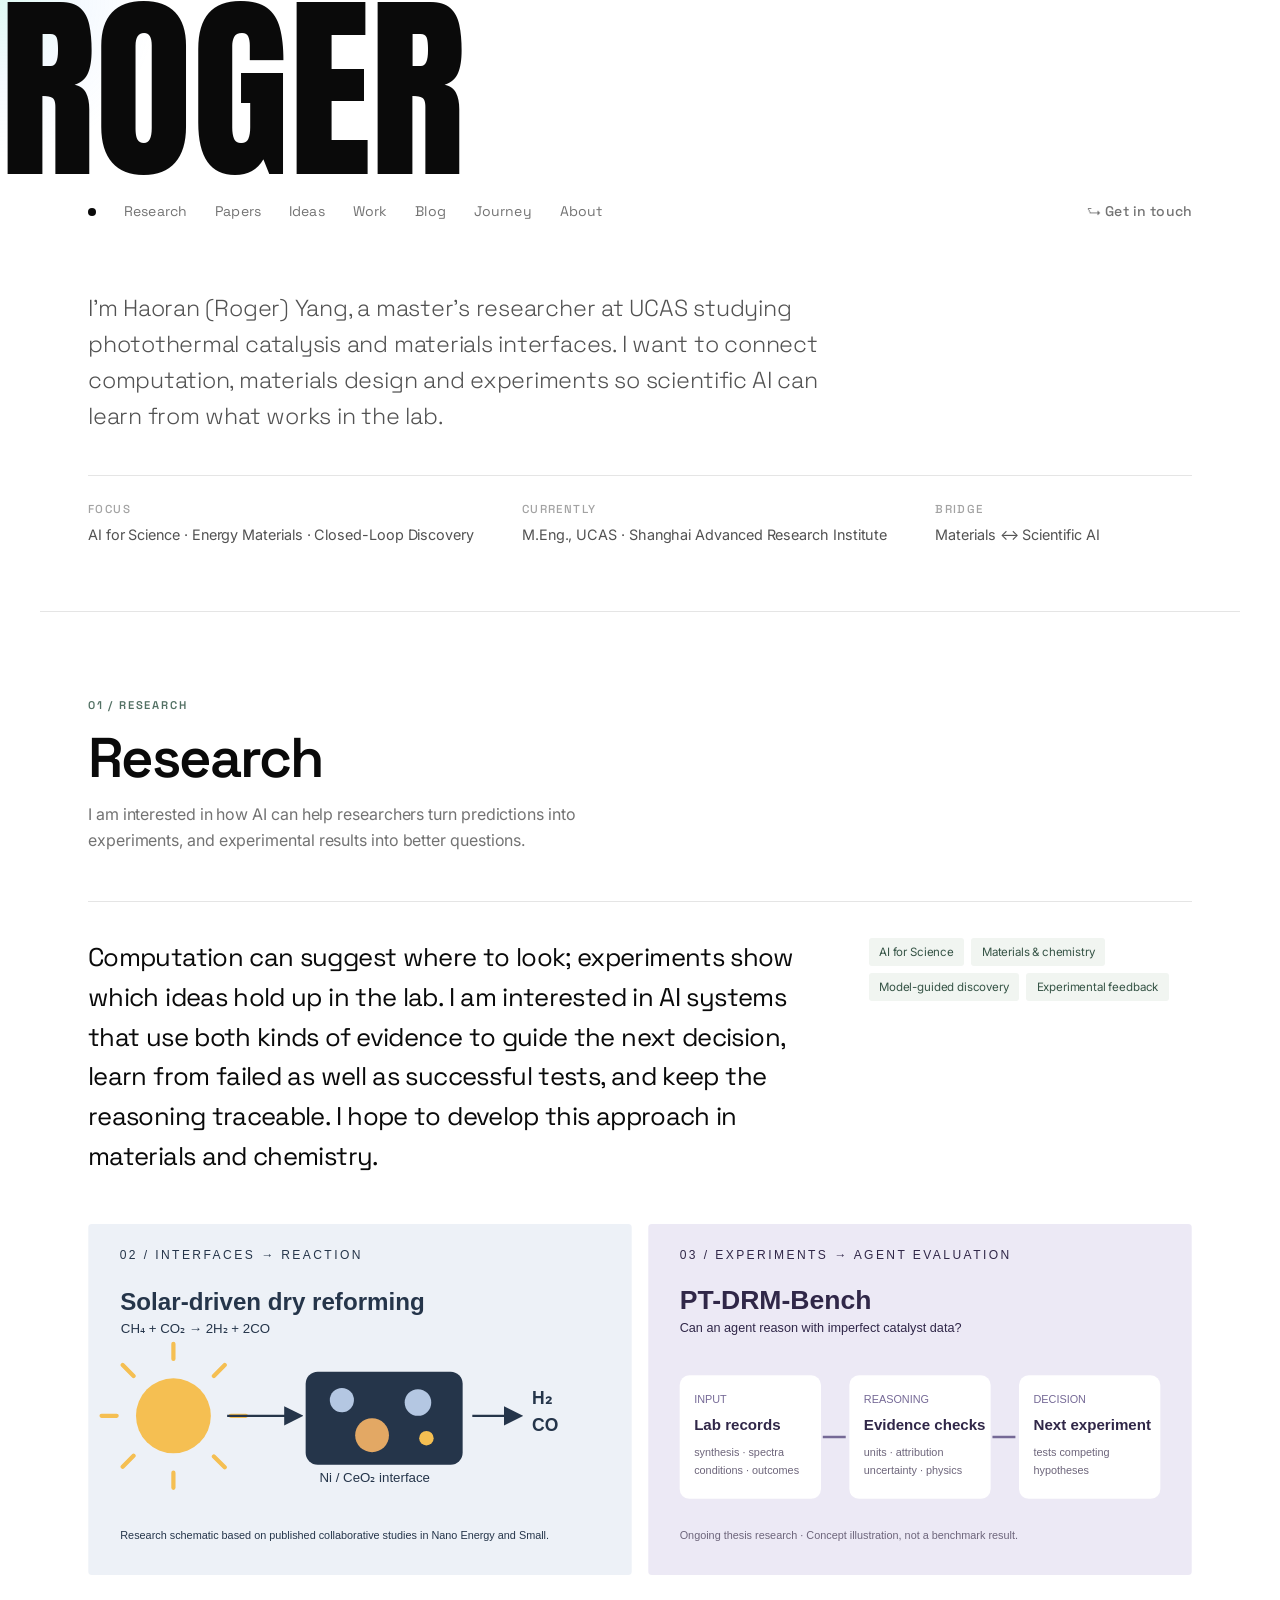
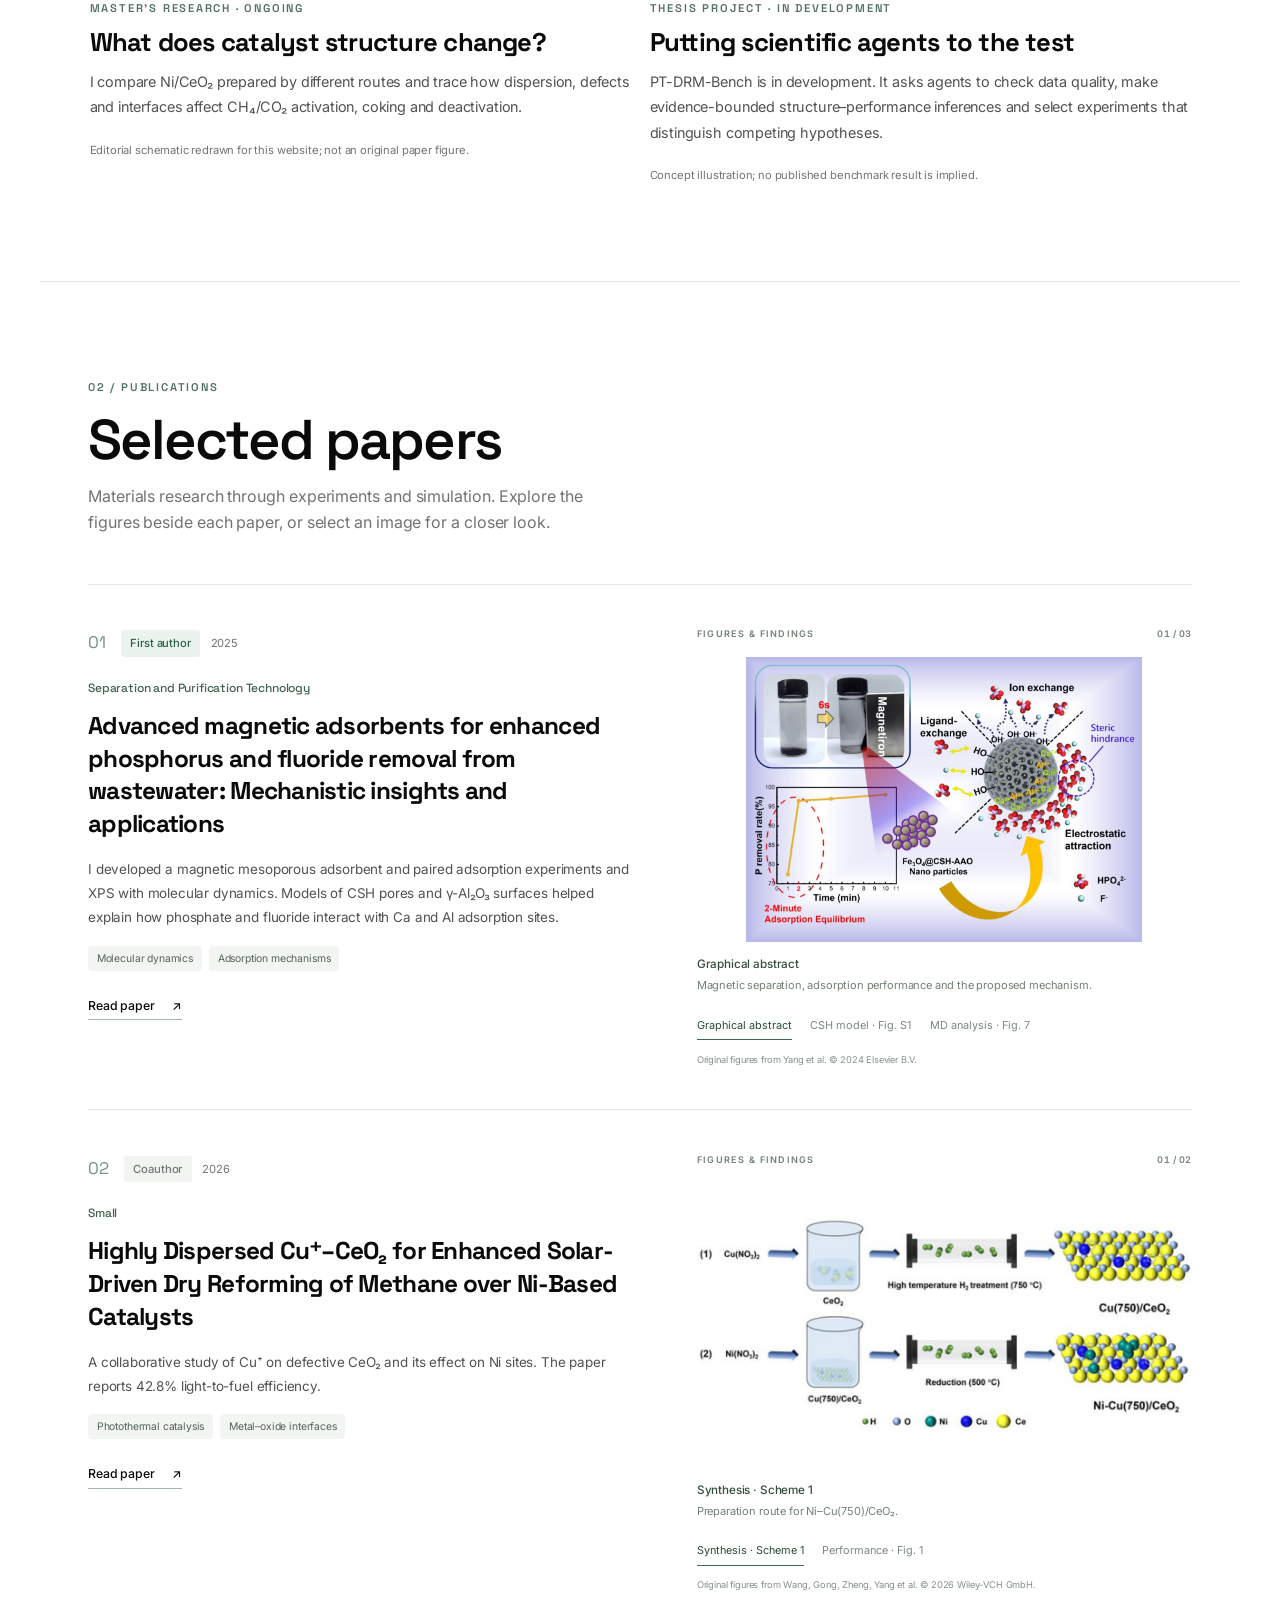
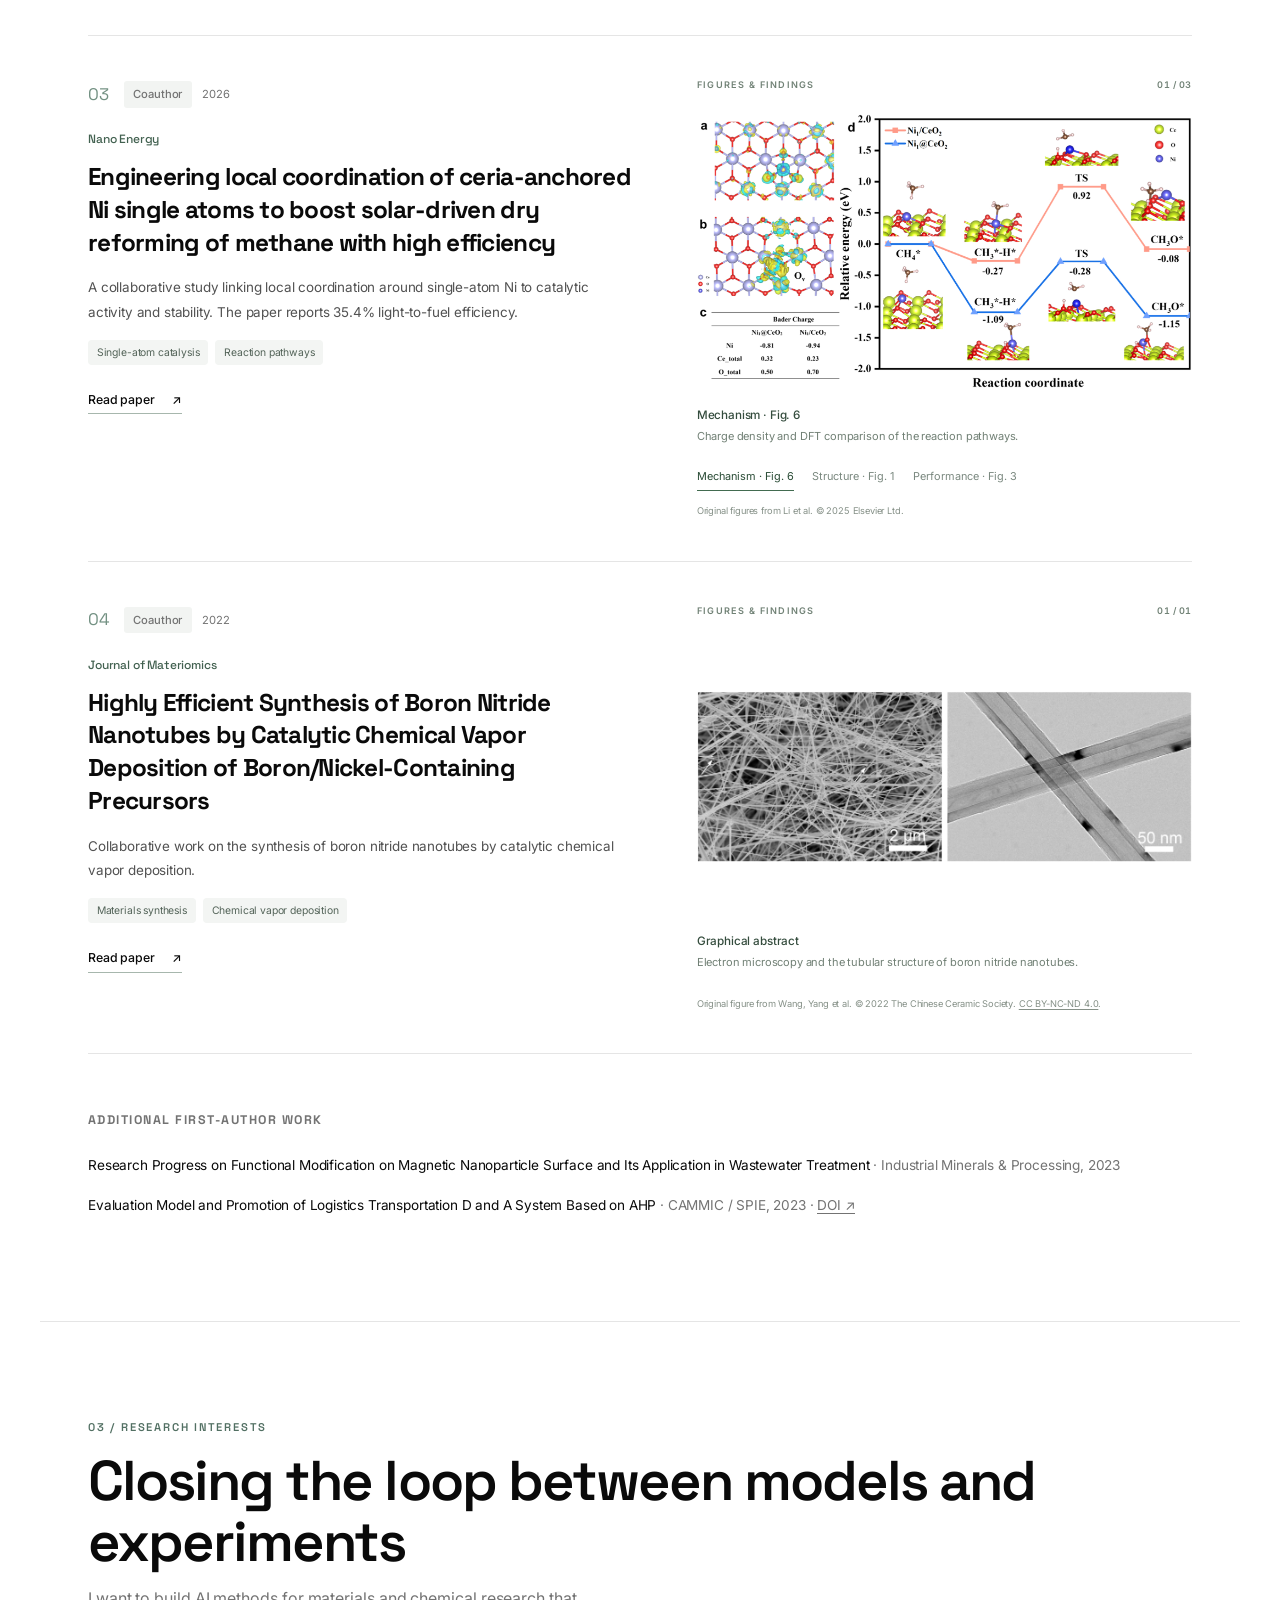
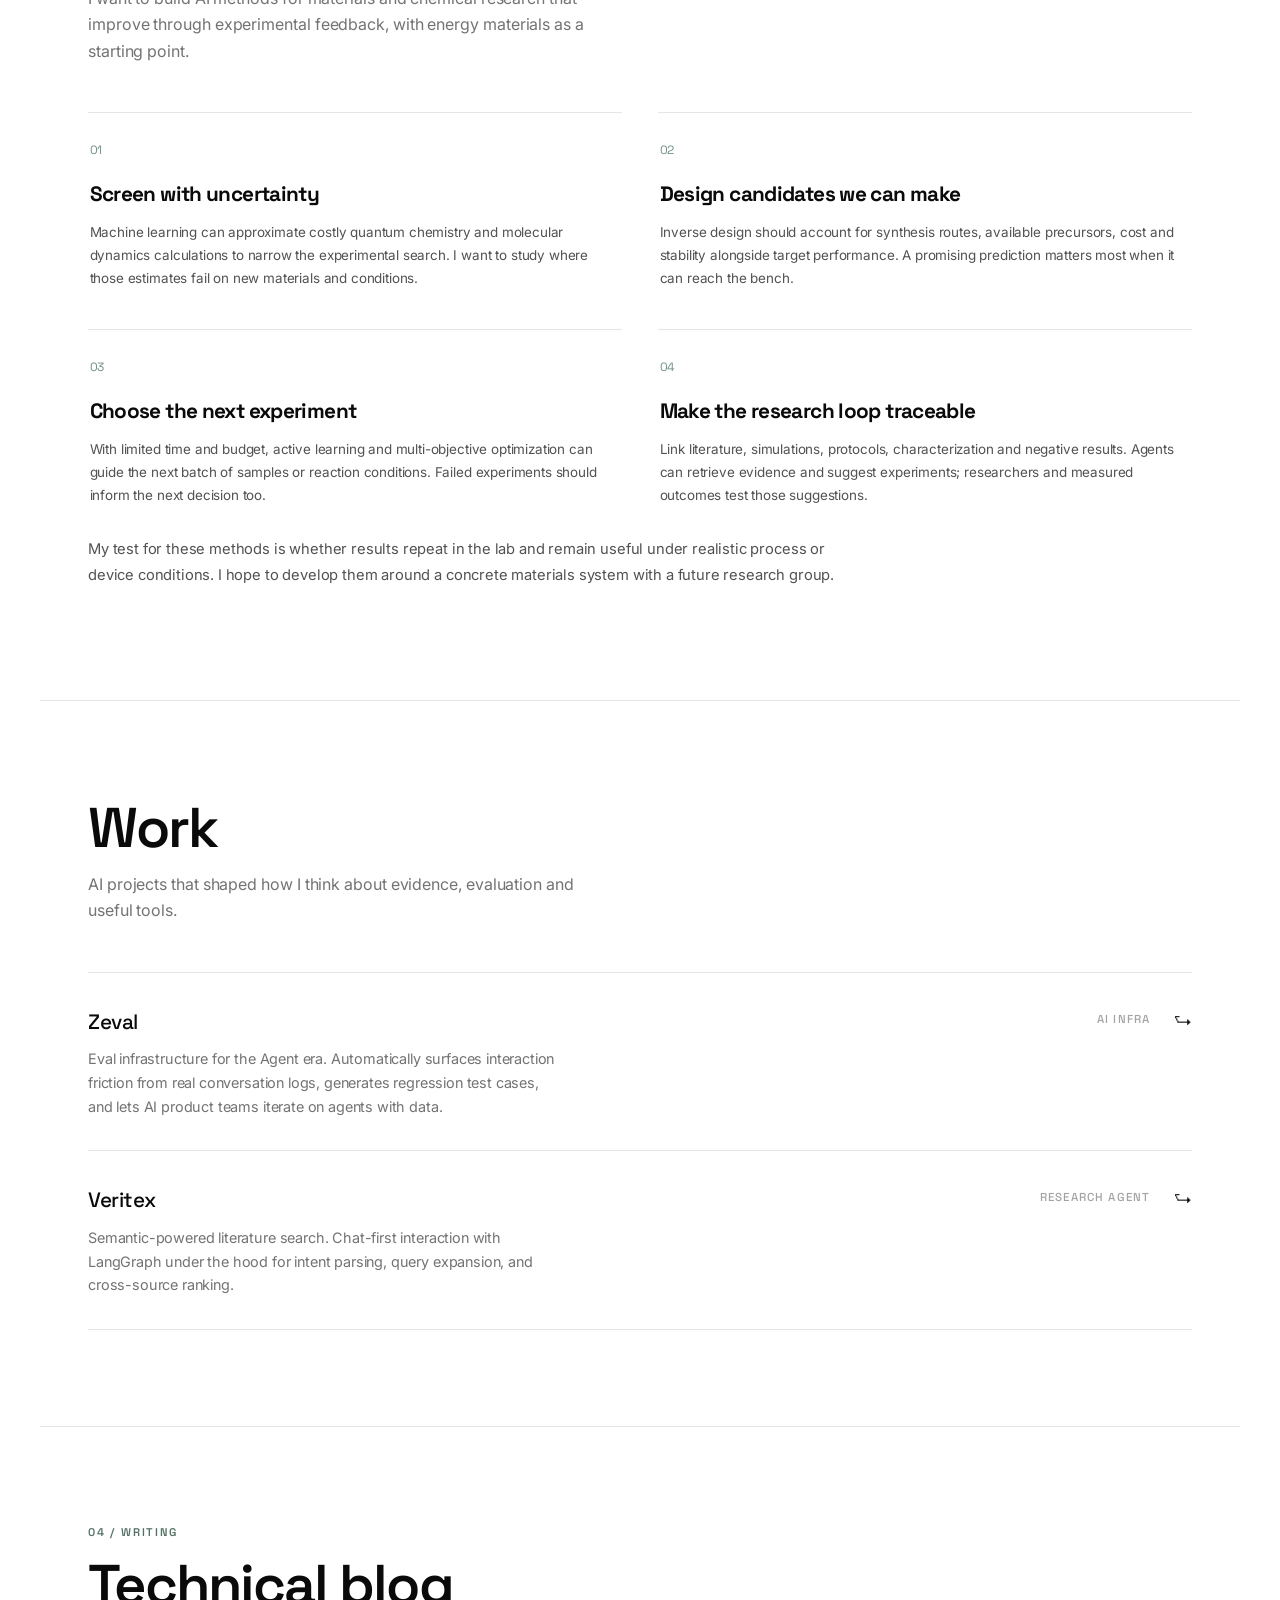
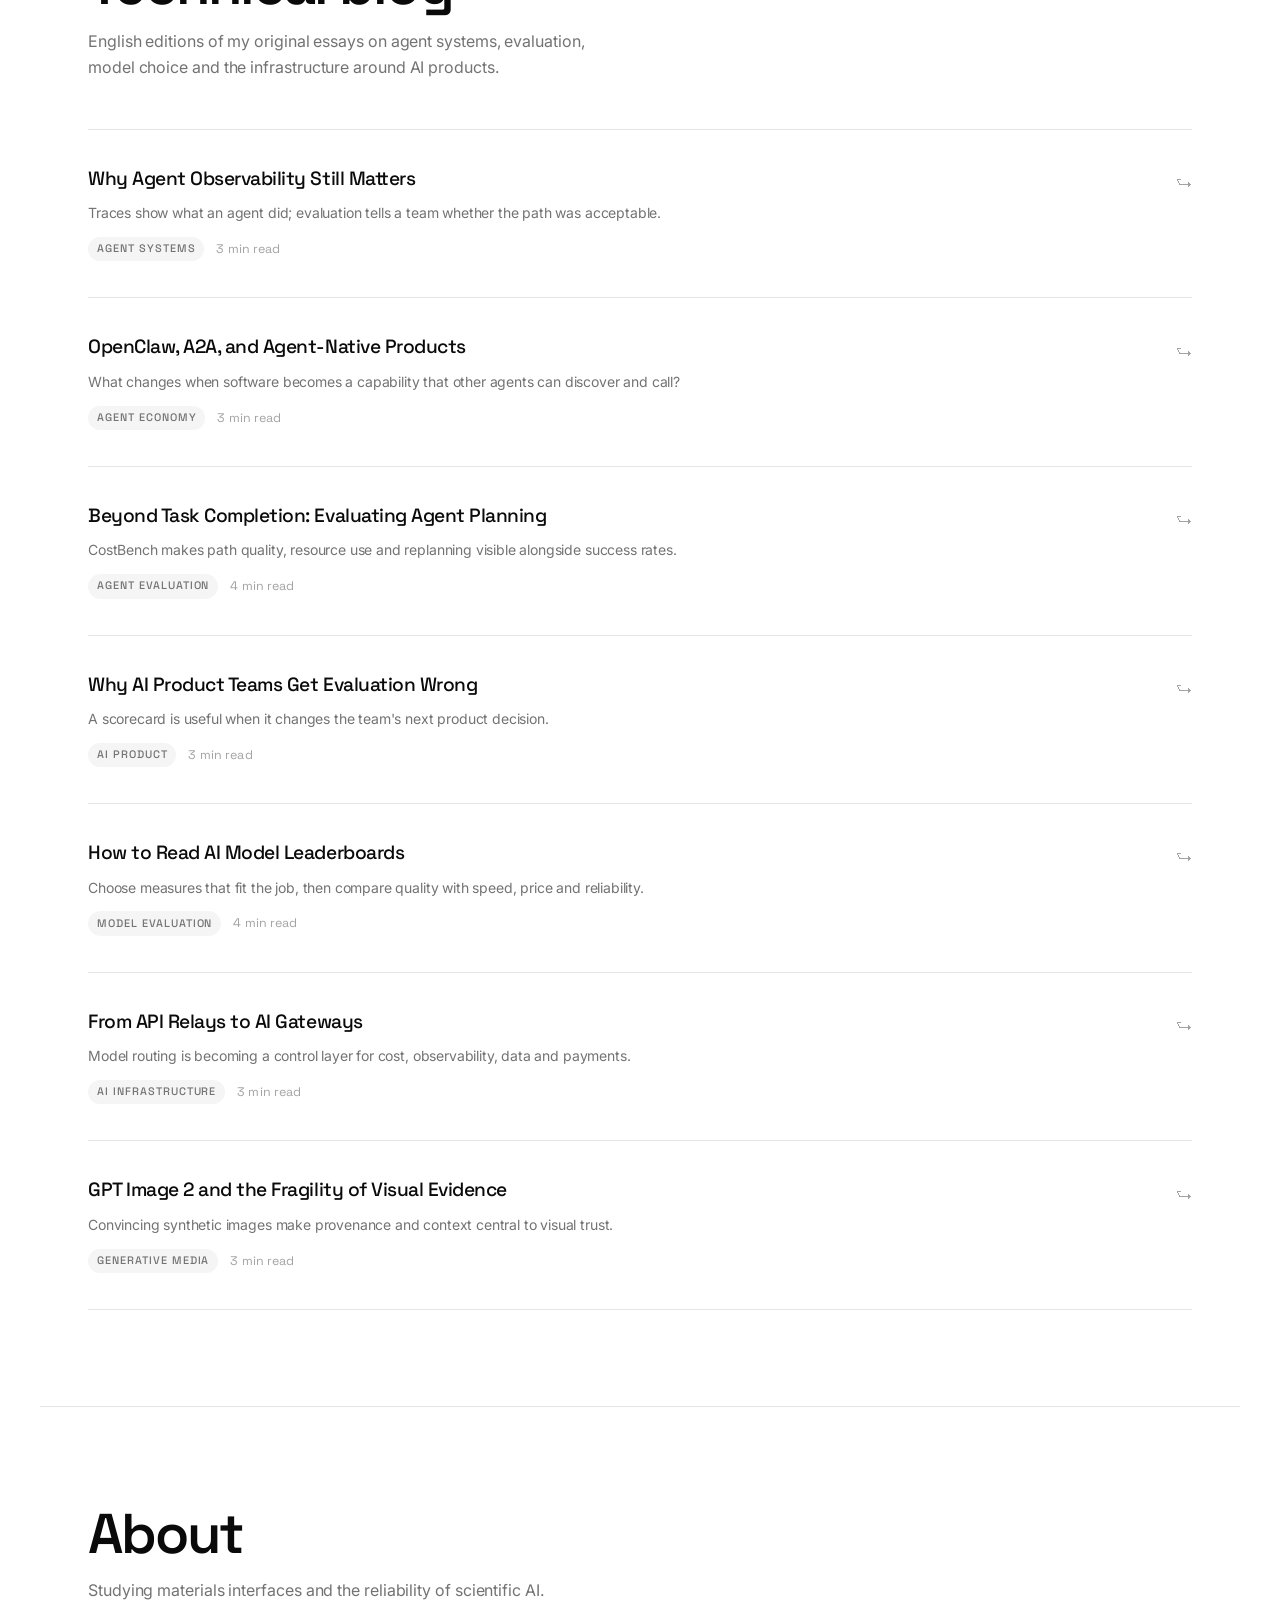
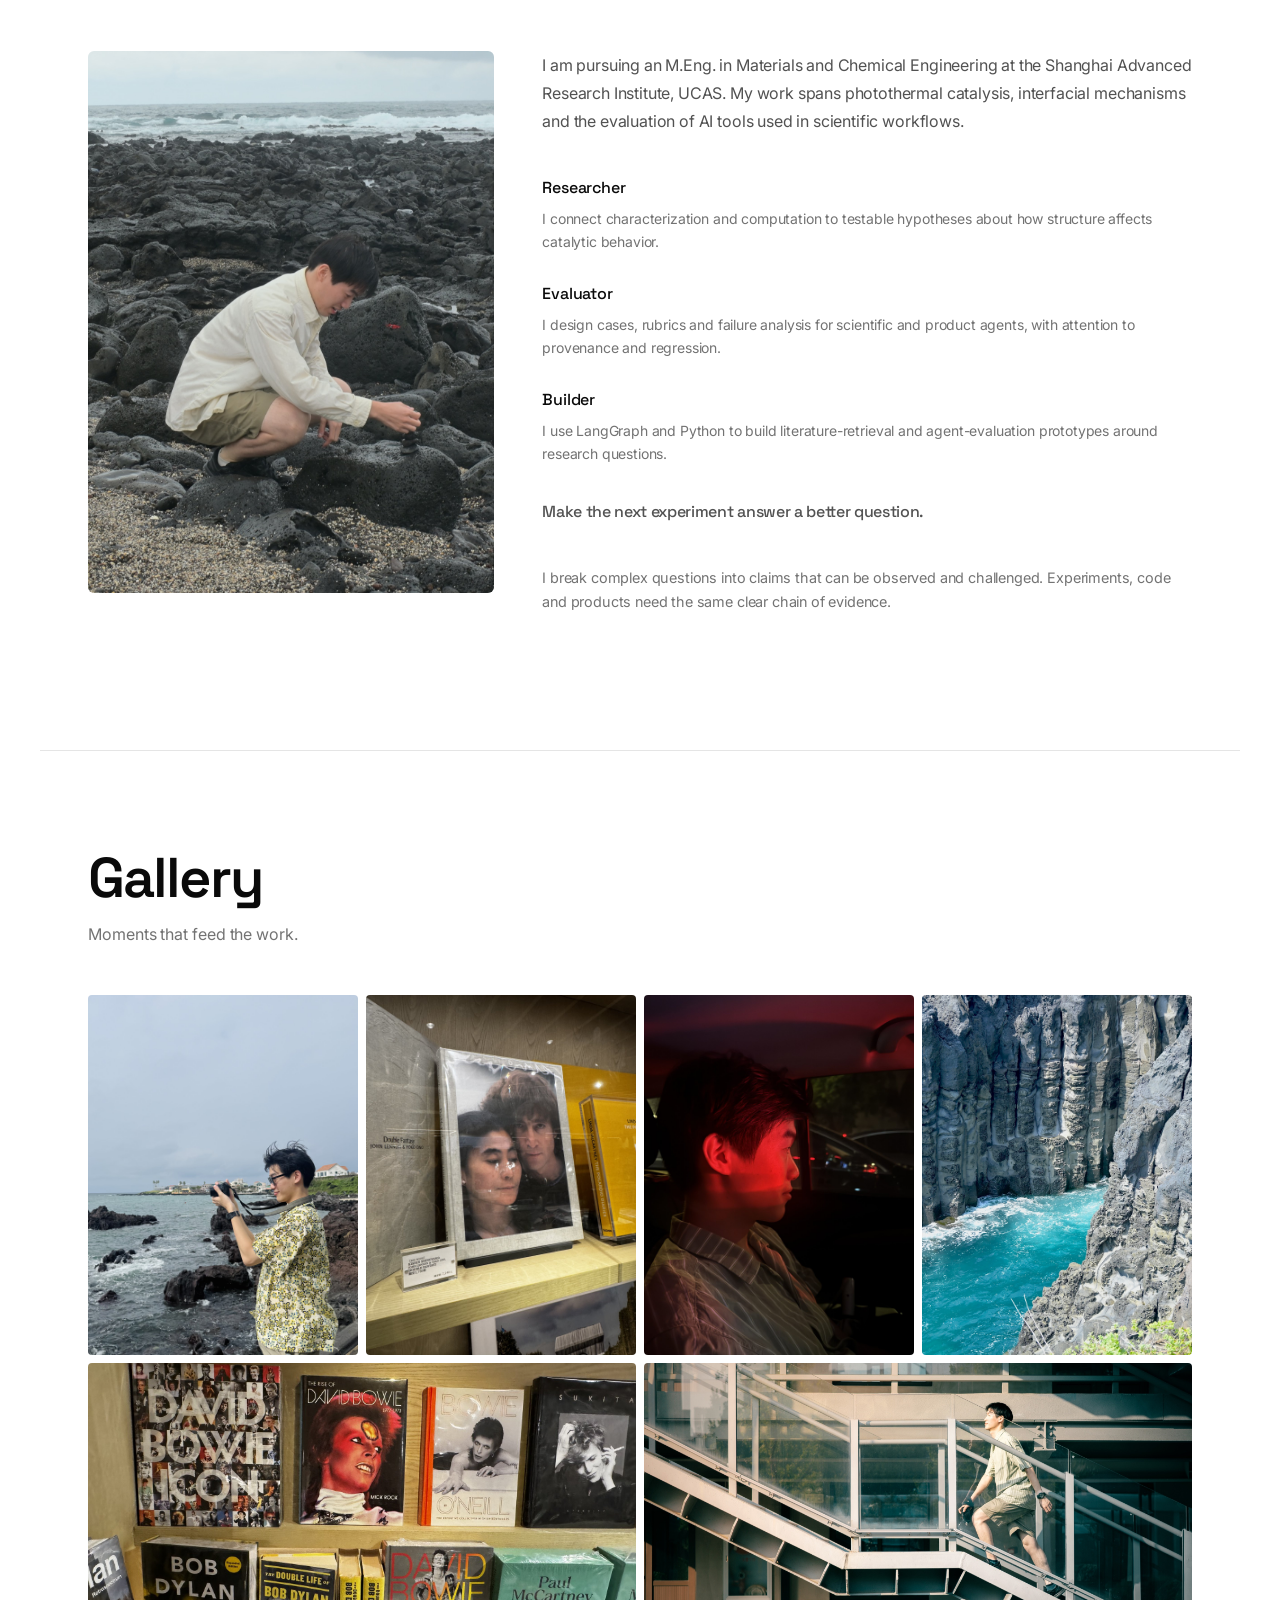
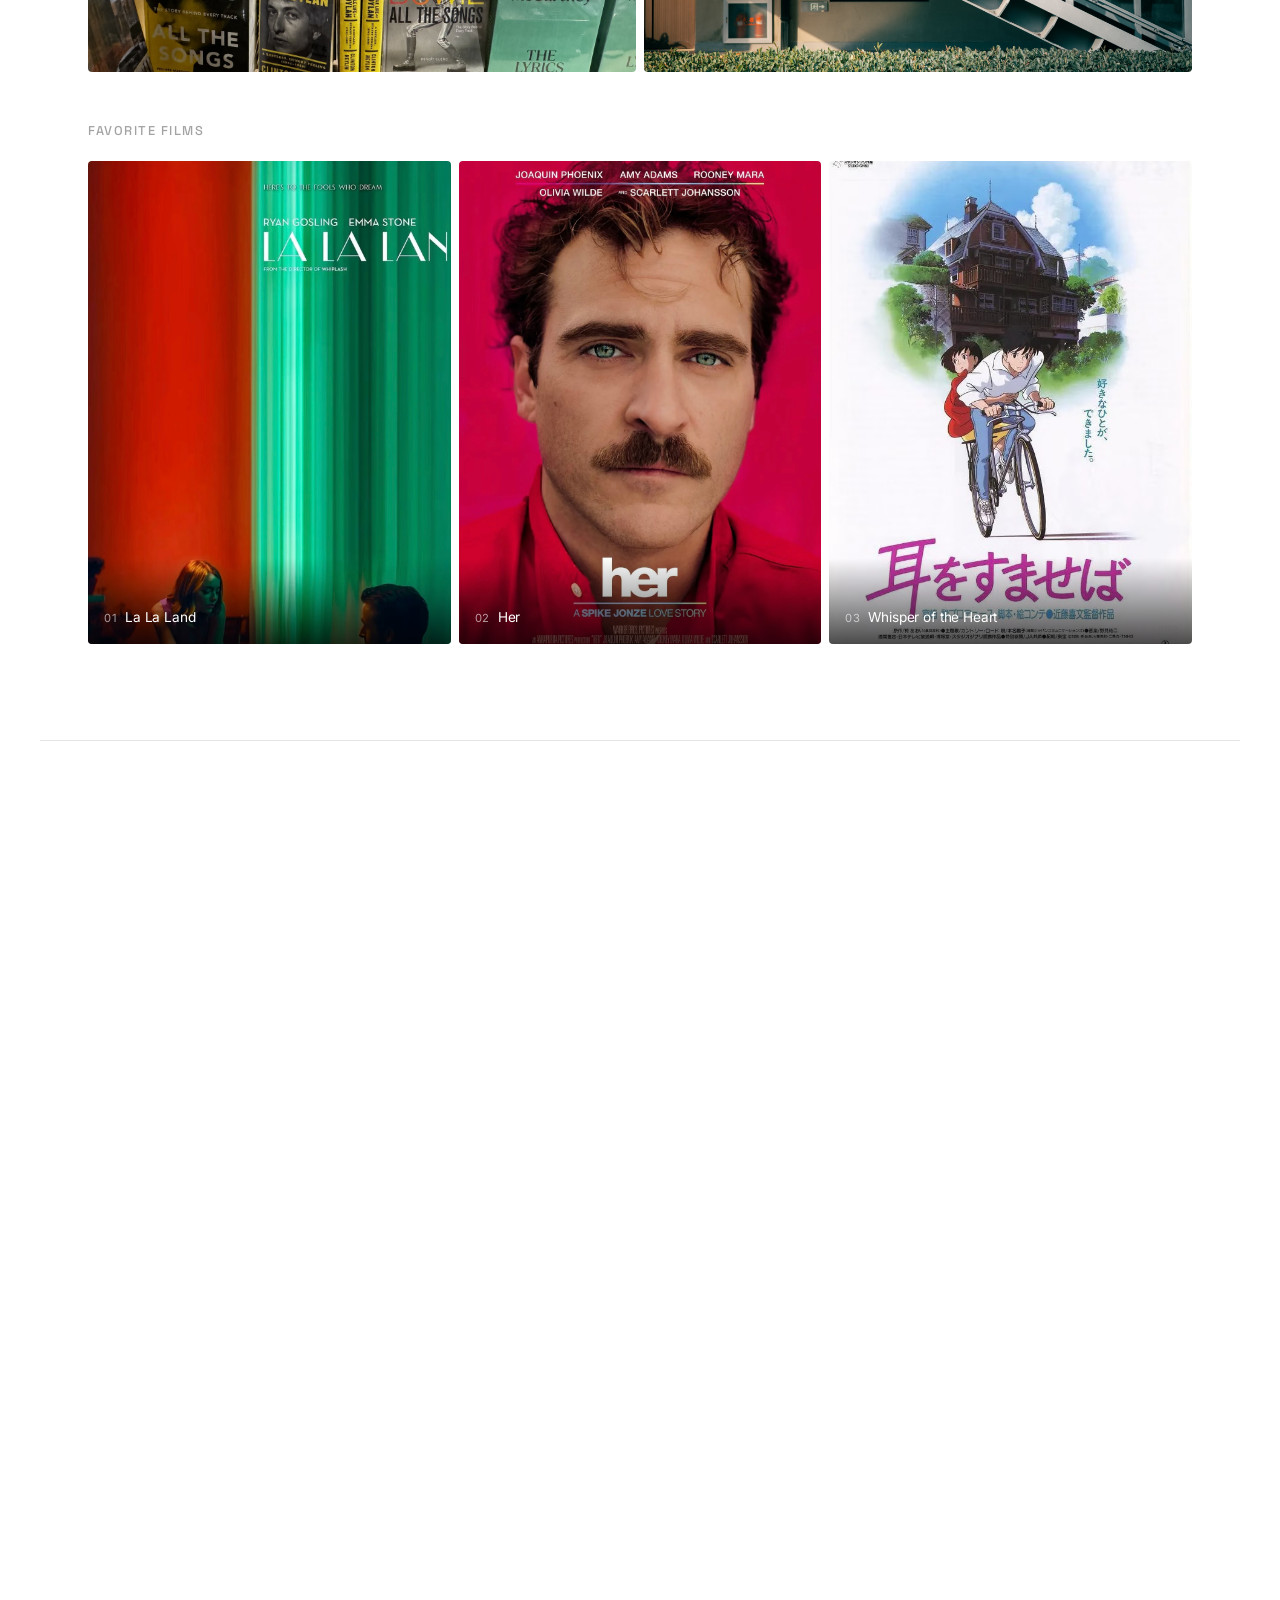
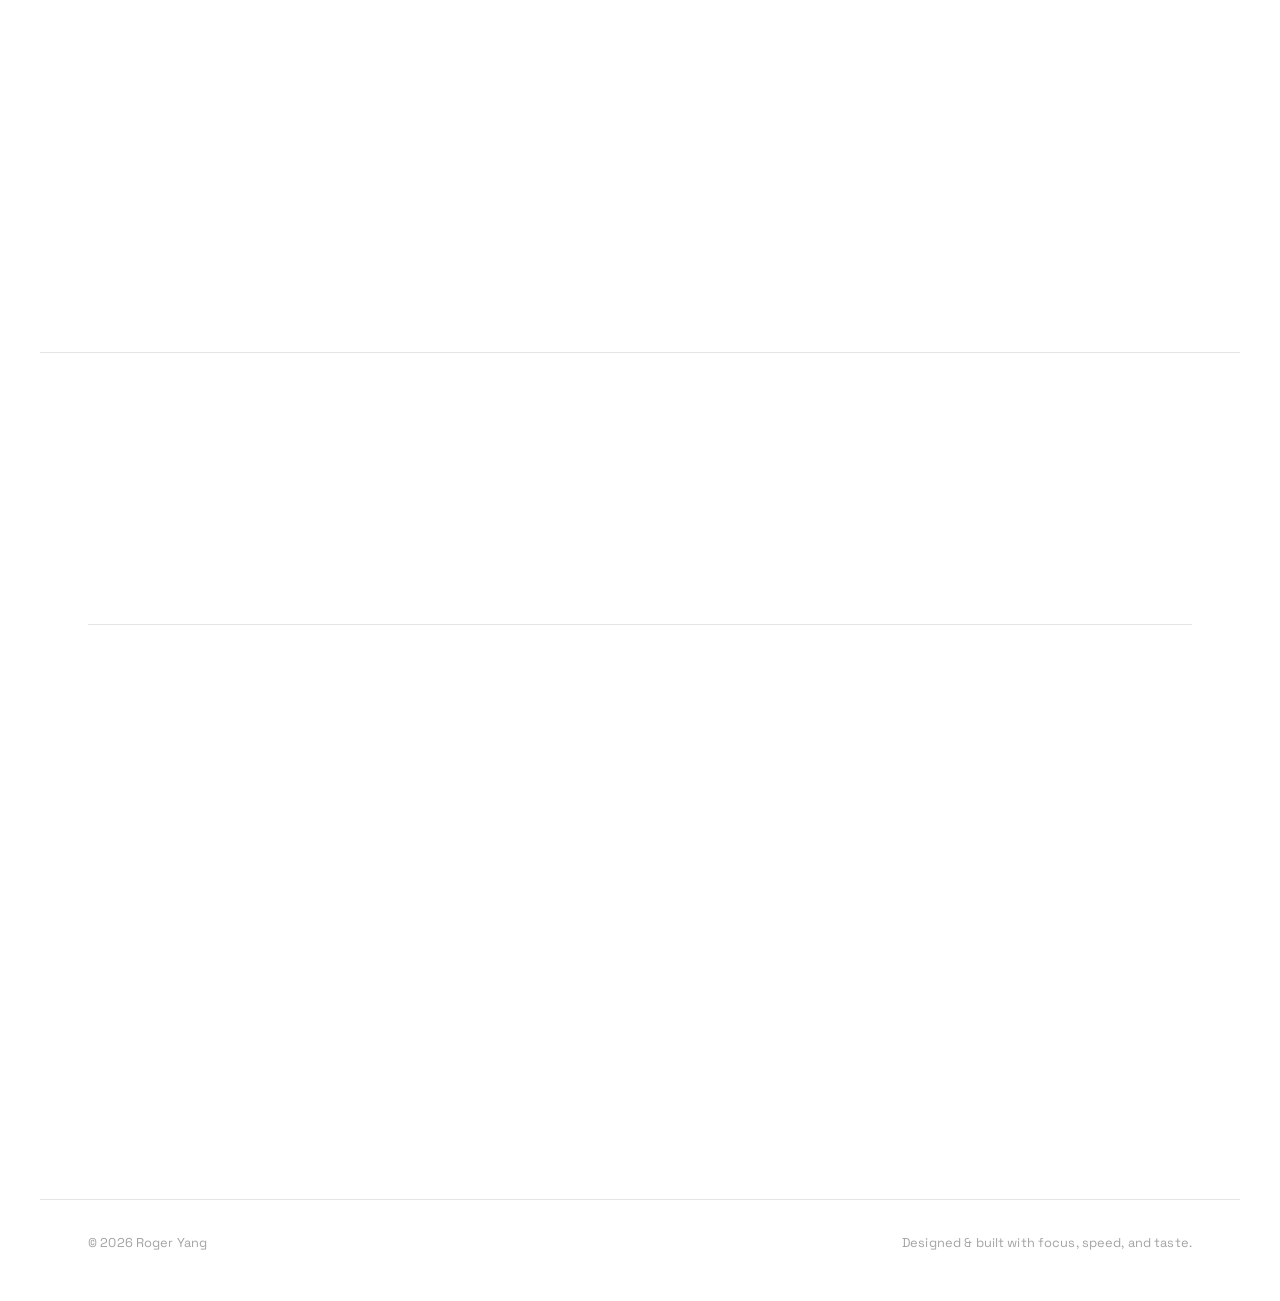
<file: index.html>
<!DOCTYPE html>
<html lang="en">
  <head>
    <meta charset="UTF-8" />
    <meta name="viewport" content="width=device-width, initial-scale=1.0" />
    <title>Haoran (Roger) Yang — Materials Research & AI</title>
    <meta
      name="description"
      content="Haoran (Roger) Yang: AI for Science, energy materials and closed-loop discovery grounded in experiments."
    />
    <link rel="preconnect" href="https://fonts.googleapis.com" />
    <link rel="preconnect" href="https://fonts.gstatic.com" crossorigin />
    <link
      href="https://fonts.googleapis.com/css2?family=Anton&family=Space+Grotesk:wght@300;400;500;600;700&family=Inter:wght@300;400;500&display=swap"
      rel="stylesheet"
    />
    <link rel="stylesheet" href="styles.css?v=editorial-figures-5" />
  </head>
  <body>
    <div class="cursor-glow" aria-hidden="true"></div>

    <main>
      <!-- Hero: massive full-width name -->
      <section id="home" class="hero-banner">
        <h1 class="mega-name" aria-label="ROGER">
          <span class="mega-letter" data-letter="R">R</span><span class="mega-letter" data-letter="O">O</span><span class="mega-letter" data-letter="G">G</span><span class="mega-letter" data-letter="E">E</span><span class="mega-letter" data-letter="R">R</span>
        </h1>
        <nav class="hero-nav">
          <div class="hero-nav-left">
            <span class="nav-dot"></span>
            <a href="#research">Research</a>
            <a href="#publications">Papers</a>
            <a href="#perspective">Ideas</a>
            <a href="#work">Work</a>
            <a href="#blog">Blog</a>
            <a href="#journey">Journey</a>
            <a href="#about">About</a>
          </div>
          <div class="hero-nav-right">
            <a href="#contact" class="nav-cta">⮑ Get in touch</a>
          </div>
        </nav>
        <div class="hero-intro">
          <p>I’m Haoran (Roger) Yang, a master’s researcher at UCAS studying photothermal catalysis and materials interfaces. I want to connect computation, materials design and experiments so scientific AI can learn from what works in the lab.</p>
          <div class="hero-meta">
            <div class="hero-meta-item">
              <span class="label">Focus</span>
              <span>AI for Science · Energy Materials · Closed-Loop Discovery</span>
            </div>
            <div class="hero-meta-item">
              <span class="label">Currently</span>
              <span>M.Eng., UCAS · Shanghai Advanced Research Institute</span>
            </div>
            <div class="hero-meta-item">
              <span class="label">Bridge</span>
              <span>Materials ↔ Scientific AI</span>
            </div>
          </div>
        </div>
      </section>

      <!-- Research: application-first evidence, with labeled editorial diagrams -->
      <section id="research" class="section research-section">
        <div class="section-header"><span class="section-kicker">01 / RESEARCH</span><h2>Research</h2><p class="section-desc">I am interested in how AI can help researchers turn predictions into experiments, and experimental results into better questions.</p></div>
        <div class="research-lead"><p>Computation can suggest where to look; experiments show which ideas hold up in the lab. I am interested in AI systems that use both kinds of evidence to guide the next decision, learn from failed as well as successful tests, and keep the reasoning traceable. I hope to develop this approach in materials and chemistry.</p><div class="research-keywords"><span>AI for Science</span><span>Materials &amp; chemistry</span><span>Model-guided discovery</span><span>Experimental feedback</span></div></div>
        <div class="research-grid">
          <article class="research-card"><img src="assets/images/research/catalysis-figure.svg" alt="Editorial diagram of light-driven methane and carbon dioxide reforming at a Ni/CeO₂ interface" loading="lazy"/><div class="research-card-body"><span class="research-card-label">MASTER'S RESEARCH · ONGOING</span><h3>What does catalyst structure change?</h3><p>I compare Ni/CeO₂ prepared by different routes and trace how dispersion, defects and interfaces affect CH₄/CO₂ activation, coking and deactivation.</p><small>Editorial schematic redrawn for this website; not an original paper figure.</small></div></article>
          <article class="research-card"><img src="assets/images/research/bench-figure.svg" alt="Concept diagram for PT-DRM-Bench, from experimental records to evidence checks and suggested experiments" loading="lazy"/><div class="research-card-body"><span class="research-card-label">THESIS PROJECT · IN DEVELOPMENT</span><h3>Putting scientific agents to the test</h3><p>PT-DRM-Bench is in development. It asks agents to check data quality, make evidence-bounded structure–performance inferences and select experiments that distinguish competing hypotheses.</p><small>Concept illustration; no published benchmark result is implied.</small></div></article>
        </div>
      </section>

      <section id="publications" class="section publications-section">
        <div class="section-header"><span class="section-kicker">02 / PUBLICATIONS</span><h2>Selected papers</h2><p class="section-desc">Materials research through experiments and simulation. Explore the figures beside each paper, or select an image for a closer look.</p></div>
        <div class="publication-stack">
          <article class="publication-card" id="spt-paper">
            <div class="publication-details">
              <div class="publication-meta"><span class="publication-number">01</span><span class="publication-role publication-role--lead">First author</span><span>2025</span></div>
              <p class="publication-journal">Separation and Purification Technology</p>
              <h3>Advanced magnetic adsorbents for enhanced phosphorus and fluoride removal from wastewater: Mechanistic insights and applications</h3>
              <p class="publication-summary">I developed a magnetic mesoporous adsorbent and paired adsorption experiments and XPS with molecular dynamics. Models of CSH pores and γ-Al₂O₃ surfaces helped explain how phosphate and fluoride interact with Ca and Al adsorption sites.</p>
              <div class="publication-tags"><span>Molecular dynamics</span><span>Adsorption mechanisms</span></div>
              <a class="publication-paper-link" href="https://doi.org/10.1016/j.seppur.2024.128195" target="_blank" rel="noopener noreferrer">Read paper <span aria-hidden="true">↗</span></a>
            </div>
            <div class="paper-gallery" data-paper-gallery aria-label="Figures from Separation and Purification Technology" id="spt-md">
              <div class="paper-gallery-header"><span>FIGURES &amp; FINDINGS</span><span class="paper-gallery-count" aria-live="polite">01 / 03</span></div>
              <div class="paper-gallery-stage">
                <figure class="paper-slide" id="spt-paper-figure-1">
                  <a class="publication-image" href="assets/images/research/spt-graphical-abstract.jpg" target="_blank" rel="noopener noreferrer" aria-label="Enlarge Graphical abstract from Separation and Purification Technology" data-figure-preview><img src="assets/images/research/spt-graphical-abstract.jpg" alt="Original graphical abstract showing magnetic separation and the proposed adsorption mechanism" loading="lazy" /></a>
                  <figcaption><strong>Graphical abstract</strong><span>Magnetic separation, adsorption performance and the proposed mechanism.</span></figcaption>
                </figure>
                <figure class="paper-slide" id="spt-paper-figure-2">
                  <a class="publication-image" href="assets/images/research/spt-supplement-figure-s1.png" target="_blank" rel="noopener noreferrer" aria-label="Enlarge CSH model · Fig. S1 from Separation and Purification Technology" data-figure-preview><img src="assets/images/research/spt-supplement-figure-s1.png" alt="Supplementary Figure S1 showing the construction of the hydrated CSH molecular dynamics model" loading="lazy" /></a>
                  <figcaption><strong>CSH model · Fig. S1</strong><span>Construction of the hydrated CSH model for molecular dynamics. Supporting Information.</span></figcaption>
                </figure>
                <figure class="paper-slide" id="spt-paper-figure-3">
                  <a class="publication-image" href="assets/images/research/spt-figure-7-md.png" target="_blank" rel="noopener noreferrer" aria-label="Enlarge MD analysis · Fig. 7 from Separation and Purification Technology" data-figure-preview><img src="assets/images/research/spt-figure-7-md.png" alt="Figure 7 showing molecular dynamics radial distribution functions for phosphate and fluoride near Ca and Al sites" loading="lazy" /></a>
                  <figcaption><strong>MD analysis · Fig. 7</strong><span>Radial distribution functions of phosphate and fluoride near Ca and Al sites.</span></figcaption>
                </figure>
              </div>
              <div class="paper-gallery-nav" aria-label="Choose a figure" hidden>
                <button class="paper-thumb" type="button" data-figure-index="0" aria-controls="spt-paper-figure-1" aria-pressed="true" aria-label="Show Graphical abstract"><span>Graphical abstract</span></button>
                <button class="paper-thumb" type="button" data-figure-index="1" aria-controls="spt-paper-figure-2" aria-pressed="false" aria-label="Show CSH model · Fig. S1"><span>CSH model · Fig. S1</span></button>
                <button class="paper-thumb" type="button" data-figure-index="2" aria-controls="spt-paper-figure-3" aria-pressed="false" aria-label="Show MD analysis · Fig. 7"><span>MD analysis · Fig. 7</span></button>
              </div>
              <p class="publication-credit">Original figures from Yang et al. © 2024 Elsevier B.V.</p>
            </div>
          </article>
          <article class="publication-card" id="small-paper">
            <div class="publication-details">
              <div class="publication-meta"><span class="publication-number">02</span><span class="publication-role">Coauthor</span><span>2026</span></div>
              <p class="publication-journal">Small</p>
              <h3>Highly Dispersed Cu⁺–CeO₂ for Enhanced Solar-Driven Dry Reforming of Methane over Ni-Based Catalysts</h3>
              <p class="publication-summary">A collaborative study of Cu⁺ on defective CeO₂ and its effect on Ni sites. The paper reports 42.8% light-to-fuel efficiency.</p>
              <div class="publication-tags"><span>Photothermal catalysis</span><span>Metal–oxide interfaces</span></div>
              <a class="publication-paper-link" href="https://doi.org/10.1002/smll.202514302" target="_blank" rel="noopener noreferrer">Read paper <span aria-hidden="true">↗</span></a>
            </div>
            <div class="paper-gallery" data-paper-gallery aria-label="Figures from Small">
              <div class="paper-gallery-header"><span>FIGURES &amp; FINDINGS</span><span class="paper-gallery-count" aria-live="polite">01 / 02</span></div>
              <div class="paper-gallery-stage">
                <figure class="paper-slide" id="small-paper-figure-1">
                  <a class="publication-image" href="assets/images/research/small-scheme-1.jpg" target="_blank" rel="noopener noreferrer" aria-label="Enlarge Synthesis · Scheme 1 from Small" data-figure-preview><img src="assets/images/research/small-scheme-1.jpg" alt="Original Scheme 1 showing preparation of Ni–Cu(750)/CeO₂" loading="lazy" /></a>
                  <figcaption><strong>Synthesis · Scheme 1</strong><span>Preparation route for Ni–Cu(750)/CeO₂.</span></figcaption>
                </figure>
                <figure class="paper-slide" id="small-paper-figure-2">
                  <a class="publication-image" href="assets/images/research/small-figure-1.jpg" target="_blank" rel="noopener noreferrer" aria-label="Enlarge Performance · Fig. 1 from Small" data-figure-preview><img src="assets/images/research/small-figure-1.jpg" alt="Original Figure 1 showing production rates, stability and light-to-fuel efficiency" loading="lazy" /></a>
                  <figcaption><strong>Performance · Fig. 1</strong><span>Solar-driven dry-reforming performance and stability.</span></figcaption>
                </figure>
              </div>
              <div class="paper-gallery-nav" aria-label="Choose a figure" hidden>
                <button class="paper-thumb" type="button" data-figure-index="0" aria-controls="small-paper-figure-1" aria-pressed="true" aria-label="Show Synthesis · Scheme 1"><span>Synthesis · Scheme 1</span></button>
                <button class="paper-thumb" type="button" data-figure-index="1" aria-controls="small-paper-figure-2" aria-pressed="false" aria-label="Show Performance · Fig. 1"><span>Performance · Fig. 1</span></button>
              </div>
              <p class="publication-credit">Original figures from Wang, Gong, Zheng, Yang et al. © 2026 Wiley-VCH GmbH.</p>
            </div>
          </article>
          <article class="publication-card" id="nano-energy-paper">
            <div class="publication-details">
              <div class="publication-meta"><span class="publication-number">03</span><span class="publication-role">Coauthor</span><span>2026</span></div>
              <p class="publication-journal">Nano Energy</p>
              <h3>Engineering local coordination of ceria-anchored Ni single atoms to boost solar-driven dry reforming of methane with high efficiency</h3>
              <p class="publication-summary">A collaborative study linking local coordination around single-atom Ni to catalytic activity and stability. The paper reports 35.4% light-to-fuel efficiency.</p>
              <div class="publication-tags"><span>Single-atom catalysis</span><span>Reaction pathways</span></div>
              <a class="publication-paper-link" href="https://doi.org/10.1016/j.nanoen.2025.111641" target="_blank" rel="noopener noreferrer">Read paper <span aria-hidden="true">↗</span></a>
            </div>
            <div class="paper-gallery" data-paper-gallery aria-label="Figures from Nano Energy">
              <div class="paper-gallery-header"><span>FIGURES &amp; FINDINGS</span><span class="paper-gallery-count" aria-live="polite">01 / 03</span></div>
              <div class="paper-gallery-stage">
                <figure class="paper-slide" id="nano-energy-paper-figure-3">
                  <a class="publication-image" href="assets/images/research/nano-energy-figure-6.png" target="_blank" rel="noopener noreferrer" aria-label="Enlarge Mechanism · Fig. 6 from Nano Energy" data-figure-preview><img src="assets/images/research/nano-energy-figure-6.png" alt="Original Figure 6 showing charge density and DFT reaction-energy calculations" loading="lazy" /></a>
                  <figcaption><strong>Mechanism · Fig. 6</strong><span>Charge density and DFT comparison of the reaction pathways.</span></figcaption>
                </figure>
                <figure class="paper-slide" id="nano-energy-paper-figure-1">
                  <a class="publication-image" href="assets/images/research/nano-energy-figure-1.png" target="_blank" rel="noopener noreferrer" aria-label="Enlarge Structure · Fig. 1 from Nano Energy" data-figure-preview><img src="assets/images/research/nano-energy-figure-1.png" alt="Original Figure 1 showing catalyst synthesis and electron microscopy of ceria-anchored Ni single atoms" loading="lazy" /></a>
                  <figcaption><strong>Structure · Fig. 1</strong><span>Synthesis route and electron microscopy of the Ni catalysts.</span></figcaption>
                </figure>
                <figure class="paper-slide" id="nano-energy-paper-figure-2">
                  <a class="publication-image" href="assets/images/research/nano-energy-figure-3.png" target="_blank" rel="noopener noreferrer" aria-label="Enlarge Performance · Fig. 3 from Nano Energy" data-figure-preview><img src="assets/images/research/nano-energy-figure-3.png" alt="Original Figure 3 comparing solar-driven dry-reforming performance and light-to-fuel efficiency" loading="lazy" /></a>
                  <figcaption><strong>Performance · Fig. 3</strong><span>Solar-driven dry-reforming performance and efficiency.</span></figcaption>
                </figure>
              </div>
              <div class="paper-gallery-nav" aria-label="Choose a figure" hidden>
                <button class="paper-thumb" type="button" data-figure-index="0" aria-controls="nano-energy-paper-figure-3" aria-pressed="true" aria-label="Show Mechanism · Fig. 6"><span>Mechanism · Fig. 6</span></button>
                <button class="paper-thumb" type="button" data-figure-index="1" aria-controls="nano-energy-paper-figure-1" aria-pressed="false" aria-label="Show Structure · Fig. 1"><span>Structure · Fig. 1</span></button>
                <button class="paper-thumb" type="button" data-figure-index="2" aria-controls="nano-energy-paper-figure-2" aria-pressed="false" aria-label="Show Performance · Fig. 3"><span>Performance · Fig. 3</span></button>
              </div>
              <p class="publication-credit">Original figures from Li et al. © 2025 Elsevier Ltd.</p>
            </div>
          </article>
          <article class="publication-card" id="bnnt-paper">
            <div class="publication-details">
              <div class="publication-meta"><span class="publication-number">04</span><span class="publication-role">Coauthor</span><span>2022</span></div>
              <p class="publication-journal">Journal of Materiomics</p>
              <h3>Highly Efficient Synthesis of Boron Nitride Nanotubes by Catalytic Chemical Vapor Deposition of Boron/Nickel-Containing Precursors</h3>
              <p class="publication-summary">Collaborative work on the synthesis of boron nitride nanotubes by catalytic chemical vapor deposition.</p>
              <div class="publication-tags"><span>Materials synthesis</span><span>Chemical vapor deposition</span></div>
              <a class="publication-paper-link" href="https://doi.org/10.1016/j.jmat.2022.05.007" target="_blank" rel="noopener noreferrer">Read paper <span aria-hidden="true">↗</span></a>
            </div>
            <div class="paper-gallery" data-paper-gallery aria-label="Figures from Journal of Materiomics">
              <div class="paper-gallery-header"><span>FIGURES &amp; FINDINGS</span><span class="paper-gallery-count" aria-live="polite">01 / 01</span></div>
              <div class="paper-gallery-stage">
                <figure class="paper-slide" id="bnnt-paper-figure-1">
                  <a class="publication-image" href="assets/images/research/bnnt-graphical-abstract.jpg" target="_blank" rel="noopener noreferrer" aria-label="Enlarge Graphical abstract from Journal of Materiomics" data-figure-preview><img src="assets/images/research/bnnt-graphical-abstract.jpg" alt="Original graphical abstract with electron micrographs of boron nitride nanotubes" loading="lazy" /></a>
                  <figcaption><strong>Graphical abstract</strong><span>Electron microscopy and the tubular structure of boron nitride nanotubes.</span></figcaption>
                </figure>
              </div>
              <p class="publication-credit">Original figure from Wang, Yang et al. © 2022 The Chinese Ceramic Society. <a href="https://creativecommons.org/licenses/by-nc-nd/4.0/" target="_blank" rel="noopener noreferrer">CC BY-NC-ND 4.0</a>.</p>
            </div>
          </article>
        </div>
        <div class="additional-publications"><h3>Additional first-author work</h3><p>Research Progress on Functional Modification on Magnetic Nanoparticle Surface and Its Application in Wastewater Treatment <span>· Industrial Minerals &amp; Processing, 2023</span></p><p>Evaluation Model and Promotion of Logistics Transportation D and A System Based on AHP <span>· CAMMIC / SPIE, 2023 · <a href="https://doi.org/10.1117/12.2686245" target="_blank" rel="noopener noreferrer">DOI ↗</a></span></p></div>
      </section>

      <section id="perspective" class="section perspective-section">
        <div class="section-header"><span class="section-kicker">03 / RESEARCH INTERESTS</span><h2>Closing the loop between models and experiments</h2><p class="section-desc">I want to build AI methods for materials and chemical research that improve through experimental feedback, with energy materials as a starting point.</p></div>
        <div class="perspective-grid">
          <article><span>01</span><h3>Screen with uncertainty</h3><p>Machine learning can approximate costly quantum chemistry and molecular dynamics calculations to narrow the experimental search. I want to study where those estimates fail on new materials and conditions.</p></article>
          <article><span>02</span><h3>Design candidates we can make</h3><p>Inverse design should account for synthesis routes, available precursors, cost and stability alongside target performance. A promising prediction matters most when it can reach the bench.</p></article>
          <article><span>03</span><h3>Choose the next experiment</h3><p>With limited time and budget, active learning and multi-objective optimization can guide the next batch of samples or reaction conditions. Failed experiments should inform the next decision too.</p></article>
          <article><span>04</span><h3>Make the research loop traceable</h3><p>Link literature, simulations, protocols, characterization and negative results. Agents can retrieve evidence and suggest experiments; researchers and measured outcomes test those suggestions.</p></article>
        </div>
        <p class="perspective-outlook">My test for these methods is whether results repeat in the lab and remain useful under realistic process or device conditions. I hope to develop them around a concrete materials system with a future research group.</p>
      </section>

      <!-- Work -->
      <section id="work" class="section">
        <div class="section-header">
          <h2>Work</h2>
          <p class="section-desc">AI projects that shaped how I think about evidence, evaluation and useful tools.</p>
        </div>
        <div class="work-list">
          <a href="work/zeval.html" class="work-item">
            <div class="work-item-info">
              <h3>Zeval</h3>
              <p>Eval infrastructure for the Agent era. Automatically surfaces interaction friction from real conversation logs, generates regression test cases, and lets AI product teams iterate on agents with data.</p>
            </div>
            <div class="work-item-meta">
              <span class="tag">AI Infra</span>
              <span class="arrow">⮑</span>
            </div>
          </a>
          <a href="work/veritex.html" class="work-item">
            <div class="work-item-info">
              <h3>Veritex</h3>
              <p>Semantic-powered literature search. Chat-first interaction with LangGraph under the hood for intent parsing, query expansion, and cross-source ranking.</p>
            </div>
            <div class="work-item-meta">
              <span class="tag">Research Agent</span>
              <span class="arrow">⮑</span>
            </div>
          </a>
        </div>
      </section>

      <section id="blog" class="section blog-section">
        <div class="section-header"><span class="section-kicker">04 / WRITING</span><h2>Technical blog</h2><p class="section-desc">English editions of my original essays on agent systems, evaluation, model choice and the infrastructure around AI products.</p></div>
        <div class="blog-list">
          <a href="writing/agent-observability.html" class="blog-item"><div class="blog-item-info"><h3>Why Agent Observability Still Matters</h3><p>Traces show what an agent did; evaluation tells a team whether the path was acceptable.</p><div class="blog-item-footer"><span class="blog-tag">Agent Systems</span><span class="blog-read-time">3 min read</span></div></div><span class="blog-item-arrow">⮑</span></a>
          <a href="writing/openclaw-a2a.html" class="blog-item"><div class="blog-item-info"><h3>OpenClaw, A2A, and Agent-Native Products</h3><p>What changes when software becomes a capability that other agents can discover and call?</p><div class="blog-item-footer"><span class="blog-tag">Agent Economy</span><span class="blog-read-time">3 min read</span></div></div><span class="blog-item-arrow">⮑</span></a>
          <a href="writing/agent-planning-eval.html" class="blog-item"><div class="blog-item-info"><h3>Beyond Task Completion: Evaluating Agent Planning</h3><p>CostBench makes path quality, resource use and replanning visible alongside success rates.</p><div class="blog-item-footer"><span class="blog-tag">Agent Evaluation</span><span class="blog-read-time">4 min read</span></div></div><span class="blog-item-arrow">⮑</span></a>
          <a href="writing/ai-product-evaluation.html" class="blog-item"><div class="blog-item-info"><h3>Why AI Product Teams Get Evaluation Wrong</h3><p>A scorecard is useful when it changes the team's next product decision.</p><div class="blog-item-footer"><span class="blog-tag">AI Product</span><span class="blog-read-time">3 min read</span></div></div><span class="blog-item-arrow">⮑</span></a>
          <a href="writing/ai-benchmark-guide.html" class="blog-item"><div class="blog-item-info"><h3>How to Read AI Model Leaderboards</h3><p>Choose measures that fit the job, then compare quality with speed, price and reliability.</p><div class="blog-item-footer"><span class="blog-tag">Model Evaluation</span><span class="blog-read-time">4 min read</span></div></div><span class="blog-item-arrow">⮑</span></a>
          <a href="writing/api-relay-history.html" class="blog-item"><div class="blog-item-info"><h3>From API Relays to AI Gateways</h3><p>Model routing is becoming a control layer for cost, observability, data and payments.</p><div class="blog-item-footer"><span class="blog-tag">AI Infrastructure</span><span class="blog-read-time">3 min read</span></div></div><span class="blog-item-arrow">⮑</span></a>
          <a href="writing/gpt-image-2.html" class="blog-item"><div class="blog-item-info"><h3>GPT Image 2 and the Fragility of Visual Evidence</h3><p>Convincing synthetic images make provenance and context central to visual trust.</p><div class="blog-item-footer"><span class="blog-tag">Generative Media</span><span class="blog-read-time">3 min read</span></div></div><span class="blog-item-arrow">⮑</span></a>
        </div>
      </section>

      <!-- About -->
      <section id="about" class="section">
        <div class="section-header">
          <h2>About</h2>
          <p class="section-desc">Studying materials interfaces and the reliability of scientific AI.</p>
        </div>
        <div class="about-content">
          <div class="about-portrait">
            <img src="assets/images/roger-hero.jpg" alt="Portrait of Haoran Yang" />
          </div>
          <div class="about-text">
            <p>I am pursuing an M.Eng. in Materials and Chemical Engineering at the Shanghai Advanced Research Institute, UCAS. My work spans photothermal catalysis, interfacial mechanisms and the evaluation of AI tools used in scientific workflows.</p>
            <div class="capabilities">
              <div class="capability">
                <h4>Researcher</h4>
                <p>I connect characterization and computation to testable hypotheses about how structure affects catalytic behavior.</p>
              </div>
              <div class="capability">
                <h4>Evaluator</h4>
                <p>I design cases, rubrics and failure analysis for scientific and product agents, with attention to provenance and regression.</p>
              </div>
              <div class="capability">
                <h4>Builder</h4>
                <p>I use LangGraph and Python to build literature-retrieval and agent-evaluation prototypes around research questions.</p>
              </div>
            </div>
            <p class="belief-quote">Make the next experiment answer a better question.</p>
            <p>I break complex questions into claims that can be observed and challenged. Experiments, code and products need the same clear chain of evidence.</p>
          </div>
        </div>
      </section>

      <!-- Gallery -->
      <section id="gallery" class="section">
        <div class="section-header">
          <h2>Gallery</h2>
          <p class="section-desc">Moments that feed the work.</p>
        </div>
        <div class="gallery-grid">
          <figure class="gallery-item vertical">
            <img src="assets/images/gallery/fullsizerender-4.jpg" alt="Roger by the sea" loading="lazy" />
          </figure>
          <figure class="gallery-item vertical">
            <img src="assets/images/gallery/img-3227.jpg" alt="Record collection" loading="lazy" />
          </figure>
          <figure class="gallery-item vertical">
            <img src="assets/images/gallery/img-0506.jpg" alt="Travel moment" loading="lazy" />
          </figure>
          <figure class="gallery-item vertical">
            <img src="assets/images/gallery/img-cliff-13.jpg" alt="Person looking out from a cliff" loading="lazy" />
          </figure>
          <figure class="gallery-item horizontal">
            <img src="assets/images/gallery/img-3226.jpg" alt="Records on a shelf" loading="lazy" />
          </figure>
          <figure class="gallery-item horizontal">
            <img src="assets/images/gallery/img-stair-01.jpg" alt="Sunlight on a stairway" loading="lazy" />
          </figure>
        </div>
        <div class="film-row">
          <h3>Favorite Films</h3>
          <div class="film-list">
            <figure class="film-card">
              <img src="assets/images/gallery/img-2294.jpg" alt="La La Land" loading="lazy" />
              <figcaption>
                <span class="film-rank">01</span>
                <span>La La Land</span>
              </figcaption>
            </figure>
            <figure class="film-card">
              <img src="assets/images/gallery/img-2013.jpg" alt="Her" loading="lazy" />
              <figcaption>
                <span class="film-rank">02</span>
                <span>Her</span>
              </figcaption>
            </figure>
            <figure class="film-card">
              <img src="assets/images/gallery/img-2296.jpg" alt="Listening" loading="lazy" />
              <figcaption>
                <span class="film-rank">03</span>
                <span>Whisper of the Heart</span>
              </figcaption>
            </figure>
          </div>
        </div>
      </section>

      <!-- Journey -->
      <section id="journey" class="section">
        <div class="section-header">
          <h2>Journey</h2>
          <p class="section-desc">Research, product, and business on one track.</p>
        </div>
        <div class="timeline">
          <article class="timeline-entry">
            <div class="timeline-date">2024 — 2027 (expected)</div>
            <div class="timeline-body"><h4>University of Chinese Academy of Sciences · Shanghai Advanced Research Institute <span class="timeline-role">M.Eng., Materials and Chemical Engineering</span></h4><p>Research on Ni/CeO₂ photothermal catalysis and scientific-agent evaluation; CAS institute scholarship, 2025.</p></div>
          </article>
          <article class="timeline-entry">
            <div class="timeline-date">2026.06 — Present</div>
            <div class="timeline-body">
              <h4>ByteDance · Volcano Engine Data Platform (Aide Team) <span class="timeline-role">AI Product Manager</span></h4>
              <p>Studied enterprise data-governance agent workflows combining a knowledge base, strategies and execution skills. An internal comparison reported 20% lower governance cost than the conventional workflow.</p>
            </div>
          </article>
          <article class="timeline-entry">
            <div class="timeline-date">2025.10 — 2026.03</div>
            <div class="timeline-body">
              <h4>NIO · NOMI <span class="timeline-role">AI Product Manager</span></h4>
              <p>Built multi-turn, cross-domain benchmark cases from user logs and analyzed in-car agent failures. Internal evaluation reported task success rising from 27% to 82% after model and context-flow revisions.</p>
            </div>
          </article>
          <article class="timeline-entry">
            <div class="timeline-date">2025.06 — 2025.09</div>
            <div class="timeline-body">
              <h4>36Kr · ZhiSheng <span class="timeline-role">AI Product Intern</span></h4>
              <p>User research, prompt UX, and growth experiments for an AI job-search product. 15+ dashboards, 500+ feedback entries analyzed. 7-day retention +15%, session time +30%.</p>
            </div>
          </article>
          <article class="timeline-entry">
            <div class="timeline-date">2024.06 — 2024.09</div>
            <div class="timeline-body">
              <h4>Yitan Energy <span class="timeline-role">AI Product Intern</span></h4>
              <p>Industrial carbon-accounting SaaS. Brought prediction accuracy to MAPE < 8%, shipped the API layer, and drove PRD delivery for enterprise compliance.</p>
            </div>
          </article>
          <article class="timeline-entry"><div class="timeline-date">2020 — 2024</div><div class="timeline-body"><h4>Wuhan Institute of Technology <span class="timeline-role">B.Eng., Inorganic Nonmetallic Materials Engineering</span></h4><p>Major rank 7/101; National Scholarship, 2024. Early research in magnetic nanomaterials and boron nitride nanotubes.</p></div></article>
        </div>
      </section>

      <!-- Contact -->
      <section id="contact" class="section">
        <div class="section-header">
          <h2>Get in touch</h2>
          <p class="section-desc">I welcome conversations about catalysis, AI for Science, research collaborations and PhD opportunities.</p>
        </div>
        <div class="contact-list">
          <a href="mailto:yanghaoran24@mails.ucas.ac.cn" class="contact-card contact-card--email">
            <span class="contact-icon" aria-hidden="true"><svg viewBox="0 0 24 24" fill="none" stroke="currentColor" stroke-width="1.6"><rect x="3" y="5" width="18" height="14" rx="3"/><path d="m4 7 8 6 8-6"/></svg></span>
            <span class="contact-label">Email</span>
            <span class="contact-value">yanghaoran24@mails.ucas.ac.cn</span>
            <span class="contact-arrow" aria-hidden="true">↗</span>
          </a>
          <a href="https://github.com/Rogerrrr18" class="contact-card" target="_blank" rel="noopener noreferrer">
            <span class="contact-icon" aria-hidden="true"><img src="assets/icons/github.svg" alt="" /></span>
            <span class="contact-label">GitHub</span>
            <span class="contact-value">Rogerrrr18</span>
            <span class="contact-arrow" aria-hidden="true">↗</span>
          </a>
          <button class="contact-card contact-card--copy" type="button" data-copy-handle="Rogerrrr" aria-label="Copy Xiaohongshu username Rogerrrr">
            <span class="contact-icon" aria-hidden="true"><img src="assets/icons/xiaohongshu.svg" alt="" /></span>
            <span class="contact-label">Xiaohongshu</span>
            <span class="contact-value">Rogerrrr</span>
            <span class="contact-copy-hint" aria-hidden="true">Copy ↗</span>
          </button>
          <a href="https://x.com/Yan3075Yang" class="contact-card" target="_blank" rel="noopener noreferrer">
            <span class="contact-icon" aria-hidden="true"><img src="assets/icons/x.svg" alt="" /></span>
            <span class="contact-label">X</span>
            <span class="contact-value">@Yan3075Yang</span>
            <span class="contact-arrow" aria-hidden="true">↗</span>
          </a>
          <a href="https://zerore.ai/" class="contact-card" target="_blank" rel="noopener noreferrer">
            <span class="contact-icon" aria-hidden="true"><img src="assets/icons/zerore.png" alt="" /></span>
            <span class="contact-label">ZERORE</span>
            <span class="contact-value">zerore.ai</span>
            <span class="contact-arrow" aria-hidden="true">↗</span>
          </a>
        </div>
        <p class="contact-status" role="status" aria-live="polite"></p>
      </section>
    </main>

    <footer class="site-footer">
      <div class="footer-left">
        <span>© 2026 Roger Yang</span>
      </div>
      <div class="footer-right">
        <span>Designed & built with focus, speed, and taste.</span>
      </div>
    </footer>

    <dialog class="lightbox" id="lightbox" aria-label="Image preview">
      <button class="lightbox-close" type="button" aria-label="Close preview">×</button>
      <img class="lightbox-image" alt="Enlarged preview" />
      <div class="lightbox-footer"><p class="lightbox-caption"></p><a class="lightbox-original" target="_blank" rel="noopener noreferrer">View original ↗</a></div>
    </dialog>
    <script src="script.js?v=contact-list-2"></script>
  </body>
</html>
</file>
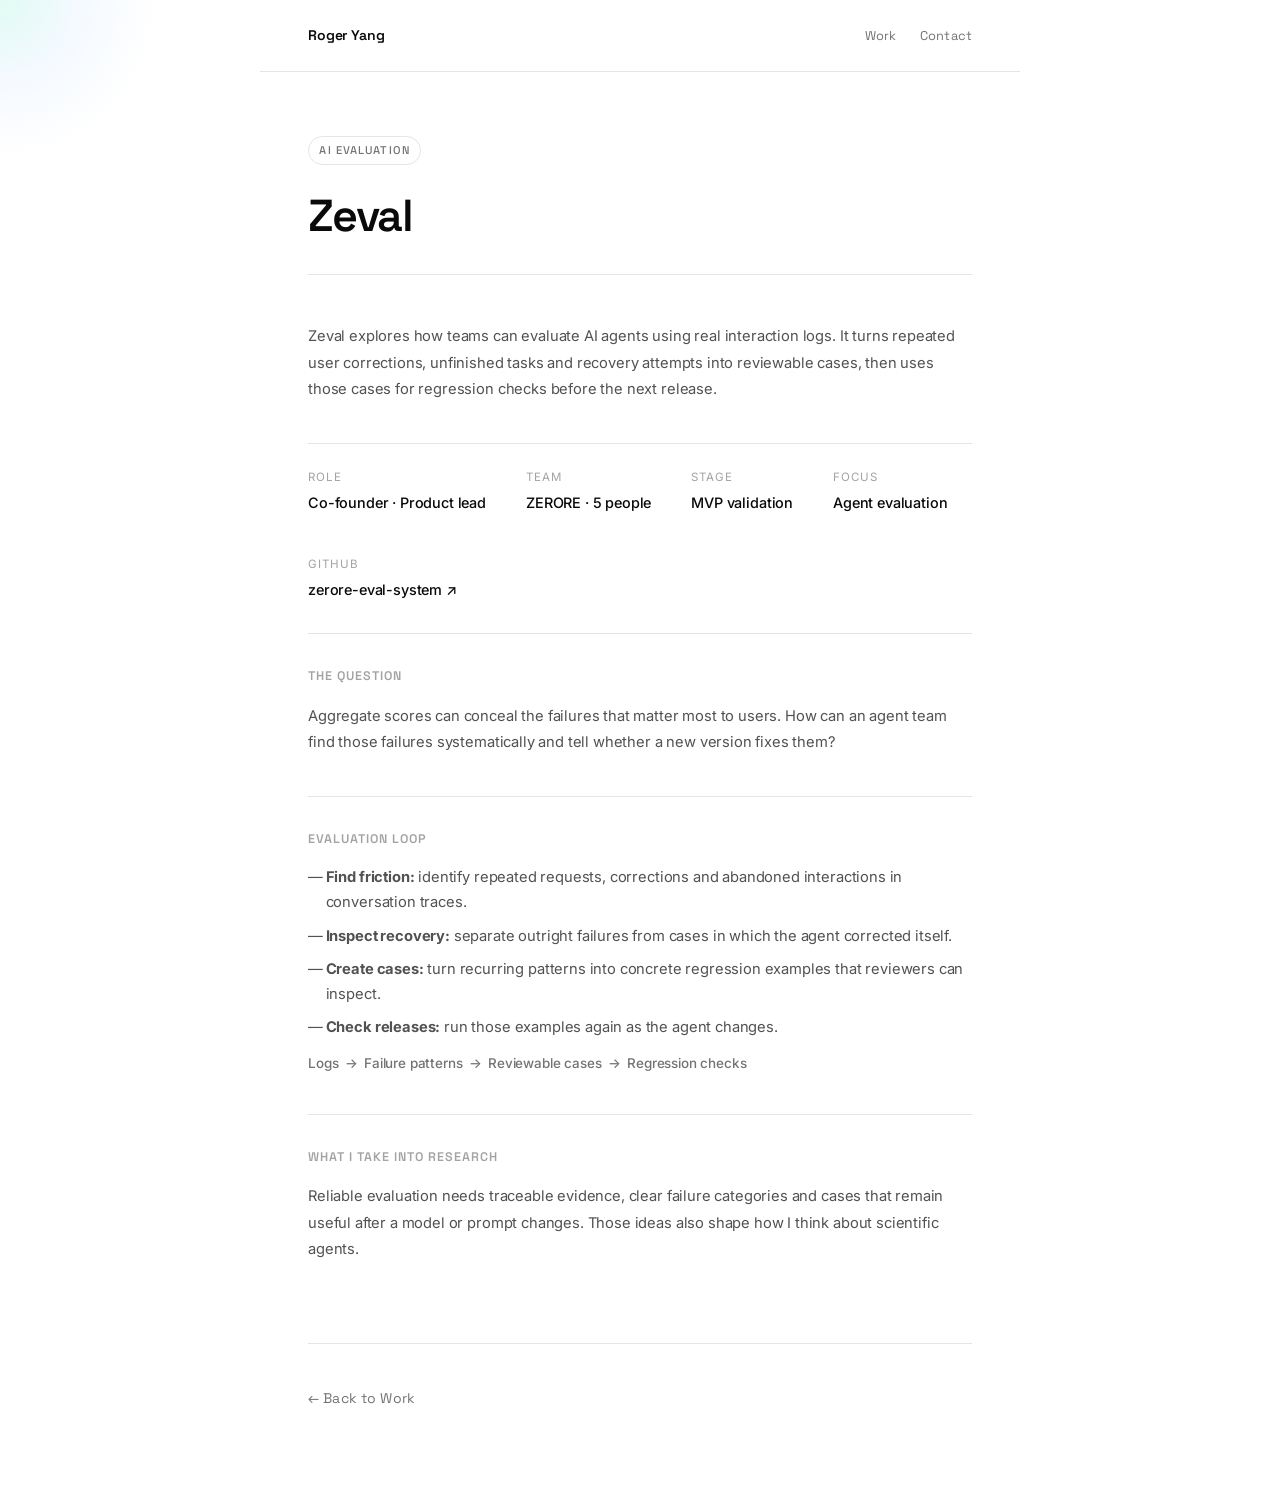
<file: work/zeval.html>
<!DOCTYPE html>
<html lang="en">
  <head>
    <meta charset="UTF-8" />
    <meta name="viewport" content="width=device-width, initial-scale=1.0" />
    <title>Zeval — Roger Yang</title>
    <meta name="description" content="Zeval explores evaluation of AI agents using interaction logs, reviewable failure cases and regression checks." />
    <link rel="preconnect" href="https://fonts.googleapis.com" />
    <link rel="preconnect" href="https://fonts.gstatic.com" crossorigin />
    <link href="https://fonts.googleapis.com/css2?family=Anton&family=Space+Grotesk:wght@300;400;500;600;700&family=Inter:wght@300;400;500&display=swap" rel="stylesheet" />
    <link rel="stylesheet" href="../styles.css" />
    <link rel="stylesheet" href="../writing.css" />
    <style>
      .work-meta-row {
        display: flex; gap: 2.5rem; margin-top: 1.5rem;
        padding-top: 1.5rem; border-top: 1px solid var(--gray-200); flex-wrap: wrap;
      }
      .work-meta-item { display: flex; flex-direction: column; gap: 0.25rem; }
      .work-meta-label { font-size: 0.72rem; text-transform: uppercase; letter-spacing: 0.08em; color: var(--gray-400); }
      .work-meta-value { font-size: 0.9rem; font-weight: 500; color: var(--gray-700); }
      .work-meta-value a { color: var(--gray-700); text-decoration: none; border-bottom: 1px solid var(--gray-300); }
      .work-meta-value a:hover { border-bottom-color: var(--gray-600); }
      .work-section { margin-bottom: 2.5rem; }
      .work-section h2 {
        font-family: var(--font-display); font-size: 0.78rem; font-weight: 600;
        letter-spacing: 0.08em; text-transform: uppercase; margin-bottom: 1rem;
        color: var(--gray-400);
      }
      .work-section p { font-size: 0.92rem; line-height: 1.8; color: var(--gray-600); margin-bottom: 0.75rem; }
      .work-section p:last-child { margin-bottom: 0; }
      .work-section ul { list-style: none; padding: 0; margin: 0; display: flex; flex-direction: column; gap: 0.5rem; }
      .work-section ul li { font-size: 0.92rem; line-height: 1.7; color: var(--gray-600); padding-left: 1.2em; position: relative; }
      .work-section ul li::before { content: '—'; position: absolute; left: 0; color: var(--gray-300); }
      .work-divider { border: none; border-top: 1px solid var(--gray-200); margin: 2rem 0; }
      .flywheel-row {
        display: flex; align-items: center; gap: 0.4rem; flex-wrap: wrap;
        margin-top: 0.75rem; font-size: 0.84rem; color: var(--gray-500);
      }
      .flywheel-row span { color: var(--gray-700); font-weight: 500; }
      .flywheel-row .sep { color: var(--gray-300); }
      @media (max-width: 640px) {
        .work-meta-row { gap: 1.5rem; }
      }
    </style>
  </head>
  <body>
    <div class="cursor-glow" aria-hidden="true"></div>

    <header class="article-site-header">
      <a href="../index.html" class="article-back-home">Roger Yang</a>
      <nav class="article-header-nav">
        <a href="../index.html#work">Work</a>
        <a href="../index.html#contact">Contact</a>
      </nav>
    </header>

    <main class="article-main"><article><div class="article-meta-top"><span class="article-tag-badge">AI Evaluation</span></div><h1 class="article-title">Zeval</h1><div class="work-section"><p>Zeval explores how teams can evaluate AI agents using real interaction logs. It turns repeated user corrections, unfinished tasks and recovery attempts into reviewable cases, then uses those cases for regression checks before the next release.</p></div>
<div class="work-meta-row"><div class="work-meta-item"><span class="work-meta-label">Role</span><span class="work-meta-value">Co-founder · Product lead</span></div><div class="work-meta-item"><span class="work-meta-label">Team</span><span class="work-meta-value">ZERORE · 5 people</span></div><div class="work-meta-item"><span class="work-meta-label">Stage</span><span class="work-meta-value">MVP validation</span></div><div class="work-meta-item"><span class="work-meta-label">Focus</span><span class="work-meta-value">Agent evaluation</span></div><div class="work-meta-item"><span class="work-meta-label">GitHub</span><span class="work-meta-value"><a href="https://github.com/Designer-Awei/zerore-eval-system" target="_blank" rel="noopener noreferrer">zerore-eval-system ↗</a></span></div></div>
<hr class="work-divider" />
<div class="work-section"><h2>The question</h2><p>Aggregate scores can conceal the failures that matter most to users. How can an agent team find those failures systematically and tell whether a new version fixes them?</p></div>
<hr class="work-divider" />
<div class="work-section"><h2>Evaluation loop</h2><ul><li><strong>Find friction:</strong> identify repeated requests, corrections and abandoned interactions in conversation traces.</li><li><strong>Inspect recovery:</strong> separate outright failures from cases in which the agent corrected itself.</li><li><strong>Create cases:</strong> turn recurring patterns into concrete regression examples that reviewers can inspect.</li><li><strong>Check releases:</strong> run those examples again as the agent changes.</li></ul><div class="flywheel-row"><span>Logs</span><span class="sep">→</span><span>Failure patterns</span><span class="sep">→</span><span>Reviewable cases</span><span class="sep">→</span><span>Regression checks</span></div></div>
<hr class="work-divider" />
<div class="work-section"><h2>What I take into research</h2><p>Reliable evaluation needs traceable evidence, clear failure categories and cases that remain useful after a model or prompt changes. Those ideas also shape how I think about scientific agents.</p></div>
<div class="article-back-section"><a href="../index.html#work" class="article-back-link">← Back to Work</a></div></article></main>

    <script src="../script.js"></script>
  </body>
</html>
</file>
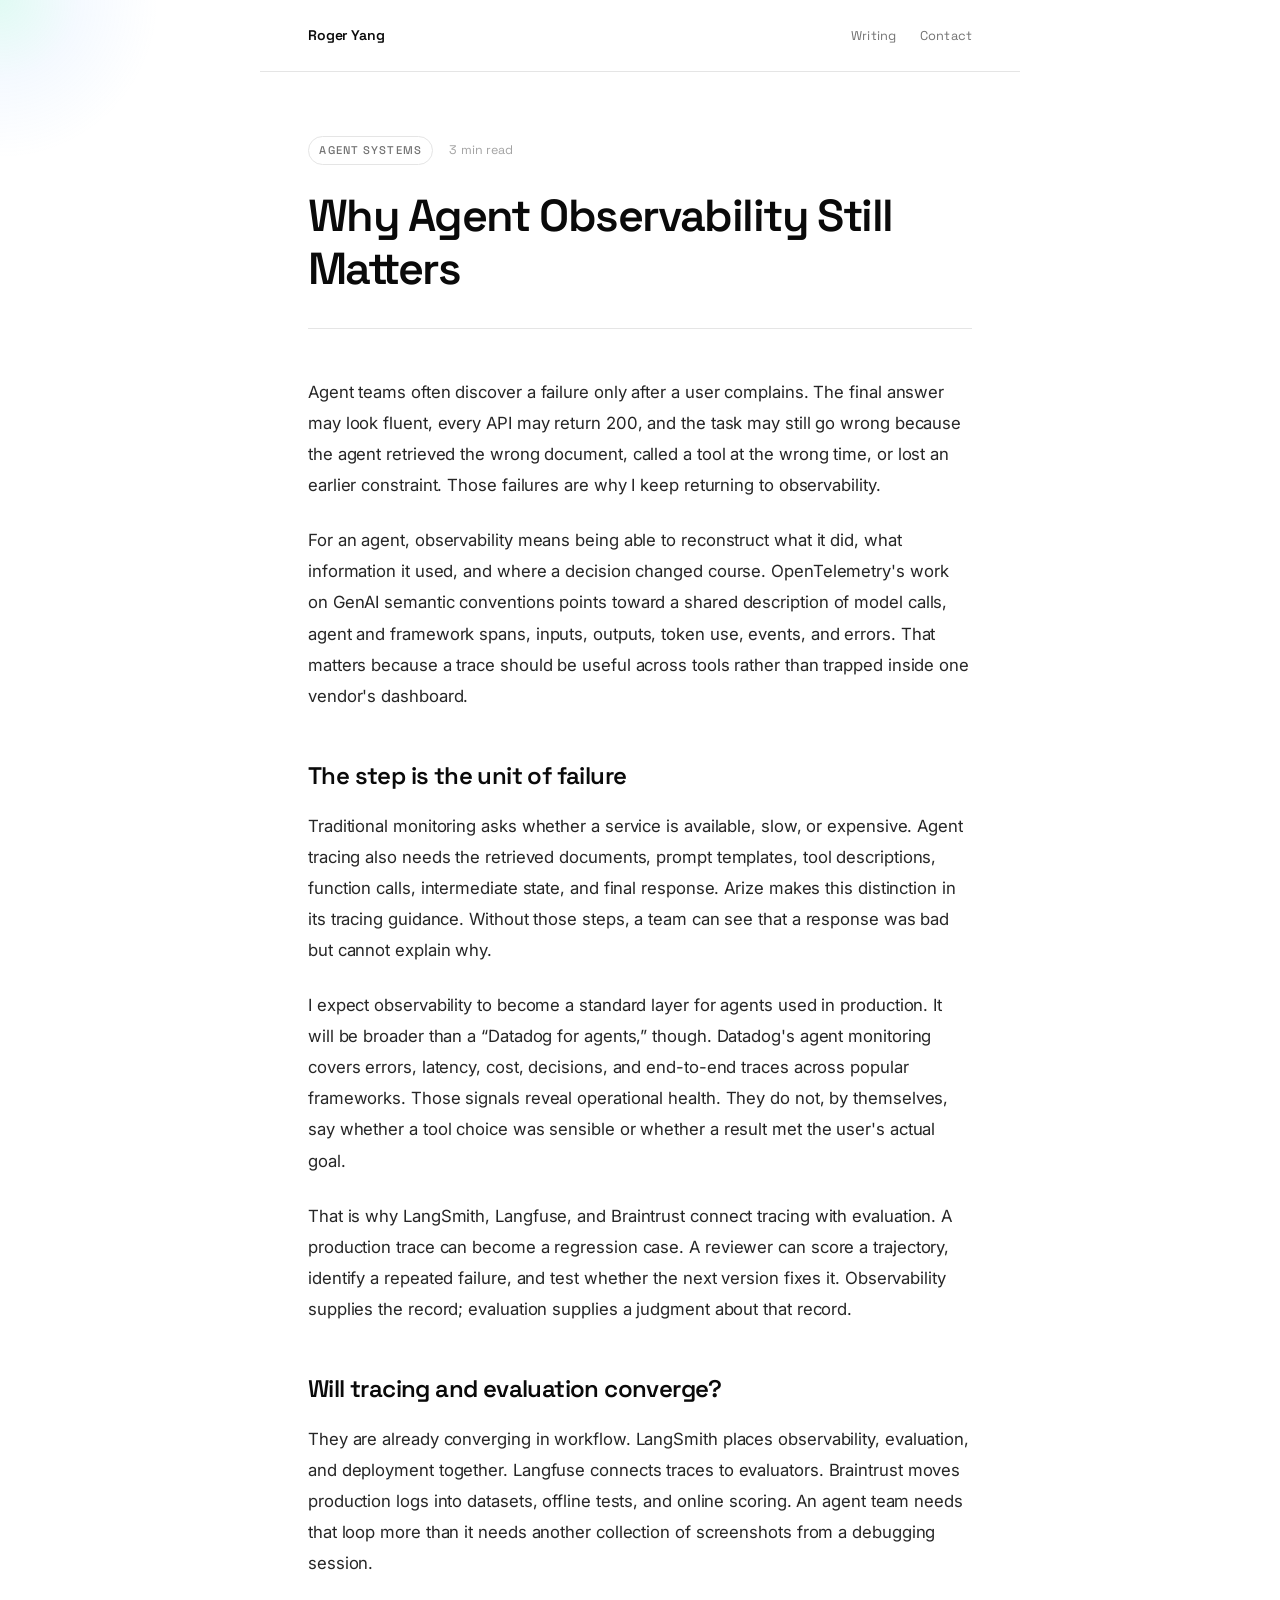
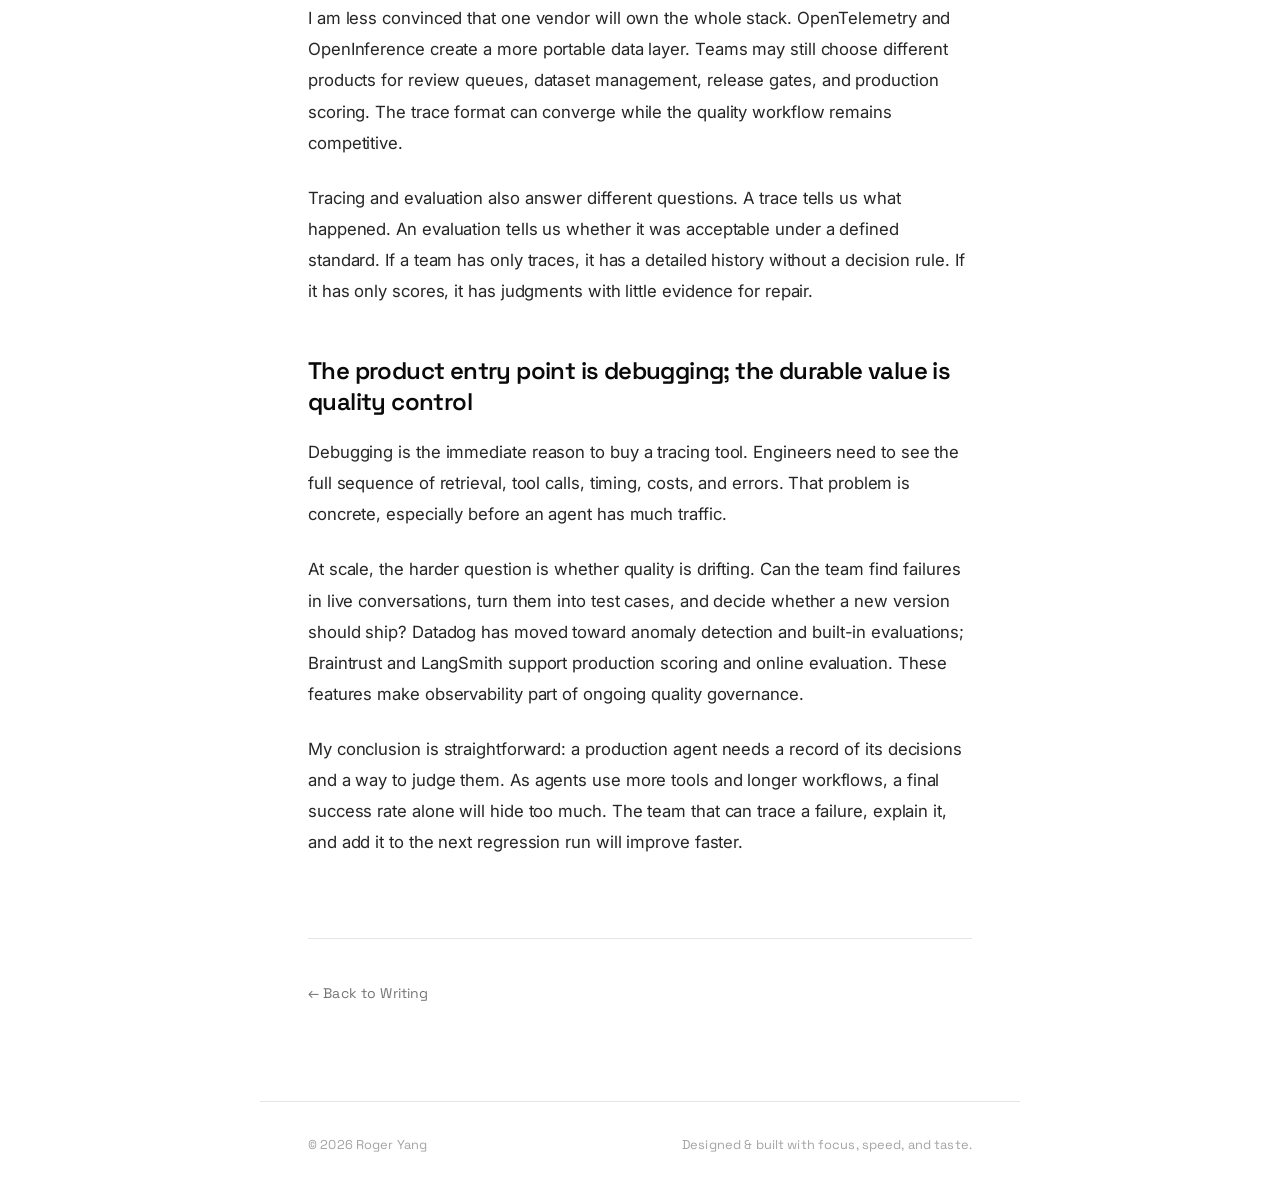
<file: writing/agent-observability.html>
<!DOCTYPE html>
<html lang="en">
  <head>
    <meta charset="UTF-8" />
    <meta name="viewport" content="width=device-width, initial-scale=1.0" />
    <title>Why Agent Observability Still Matters — Roger Yang</title>
    <meta name="description" content="Tracing an agent means seeing its decisions, failures, and the evidence behind its final answer." />
    <link rel="preconnect" href="https://fonts.googleapis.com" />
    <link rel="preconnect" href="https://fonts.gstatic.com" crossorigin />
    <link href="https://fonts.googleapis.com/css2?family=Anton&family=Space+Grotesk:wght@300;400;500;600;700&family=Inter:wght@300;400;500&display=swap" rel="stylesheet" />
    <link rel="stylesheet" href="../styles.css?v=writing-en" />
    <link rel="stylesheet" href="../writing.css?v=writing-en" />
  </head>
  <body>
    <div class="cursor-glow" aria-hidden="true"></div>

    <header class="article-site-header">
      <a href="../index.html" class="article-back-home">Roger Yang</a>
      <nav class="article-header-nav">
        <a href="../index.html#blog">Writing</a>
        <a href="../index.html#contact">Contact</a>
      </nav>
    </header>

    <main class="article-main">
      <article>
        <div class="article-meta-top">
          <span class="article-tag-badge">Agent Systems</span>
          <span class="article-reading-time">3 min read</span>
        </div>
        <h1 class="article-title">Why Agent Observability Still Matters</h1>
        <div class="article-body">
<p>Agent teams often discover a failure only after a user complains. The final answer may look fluent, every API may return 200, and the task may still go wrong because the agent retrieved the wrong document, called a tool at the wrong time, or lost an earlier constraint. Those failures are why I keep returning to observability.</p>
<p>For an agent, observability means being able to reconstruct what it did, what information it used, and where a decision changed course. OpenTelemetry's work on GenAI semantic conventions points toward a shared description of model calls, agent and framework spans, inputs, outputs, token use, events, and errors. That matters because a trace should be useful across tools rather than trapped inside one vendor's dashboard.</p>
<h2 class="article-h2">The step is the unit of failure</h2>
<p>Traditional monitoring asks whether a service is available, slow, or expensive. Agent tracing also needs the retrieved documents, prompt templates, tool descriptions, function calls, intermediate state, and final response. Arize makes this distinction in its tracing guidance. Without those steps, a team can see that a response was bad but cannot explain why.</p>
<p>I expect observability to become a standard layer for agents used in production. It will be broader than a “Datadog for agents,” though. Datadog's agent monitoring covers errors, latency, cost, decisions, and end-to-end traces across popular frameworks. Those signals reveal operational health. They do not, by themselves, say whether a tool choice was sensible or whether a result met the user's actual goal.</p>
<p>That is why LangSmith, Langfuse, and Braintrust connect tracing with evaluation. A production trace can become a regression case. A reviewer can score a trajectory, identify a repeated failure, and test whether the next version fixes it. Observability supplies the record; evaluation supplies a judgment about that record.</p>
<h2 class="article-h2">Will tracing and evaluation converge?</h2>
<p>They are already converging in workflow. LangSmith places observability, evaluation, and deployment together. Langfuse connects traces to evaluators. Braintrust moves production logs into datasets, offline tests, and online scoring. An agent team needs that loop more than it needs another collection of screenshots from a debugging session.</p>
<p>I am less convinced that one vendor will own the whole stack. OpenTelemetry and OpenInference create a more portable data layer. Teams may still choose different products for review queues, dataset management, release gates, and production scoring. The trace format can converge while the quality workflow remains competitive.</p>
<p>Tracing and evaluation also answer different questions. A trace tells us what happened. An evaluation tells us whether it was acceptable under a defined standard. If a team has only traces, it has a detailed history without a decision rule. If it has only scores, it has judgments with little evidence for repair.</p>
<h2 class="article-h2">The product entry point is debugging; the durable value is quality control</h2>
<p>Debugging is the immediate reason to buy a tracing tool. Engineers need to see the full sequence of retrieval, tool calls, timing, costs, and errors. That problem is concrete, especially before an agent has much traffic.</p>
<p>At scale, the harder question is whether quality is drifting. Can the team find failures in live conversations, turn them into test cases, and decide whether a new version should ship? Datadog has moved toward anomaly detection and built-in evaluations; Braintrust and LangSmith support production scoring and online evaluation. These features make observability part of ongoing quality governance.</p>
<p>My conclusion is straightforward: a production agent needs a record of its decisions and a way to judge them. As agents use more tools and longer workflows, a final success rate alone will hide too much. The team that can trace a failure, explain it, and add it to the next regression run will improve faster.</p>
        </div>
      </article>

      <div class="article-back-section">
        <a href="../index.html#blog" class="article-back-link">← Back to Writing</a>
      </div>
    </main>

    <footer class="site-footer" style="max-width: 760px; margin: 0 auto;">
      <div class="footer-left">
        <span>© 2026 Roger Yang</span>
      </div>
      <div class="footer-right">
        <span>Designed &amp; built with focus, speed, and taste.</span>
      </div>
    </footer>

    <script>
      const glow = document.querySelector('.cursor-glow');
      if (glow && window.matchMedia('(hover: hover)').matches) {
        document.addEventListener('mousemove', e => {
          glow.style.left = e.clientX + 'px';
          glow.style.top = e.clientY + 'px';
        });
      }
    </script>
  </body>
</html>
</file>
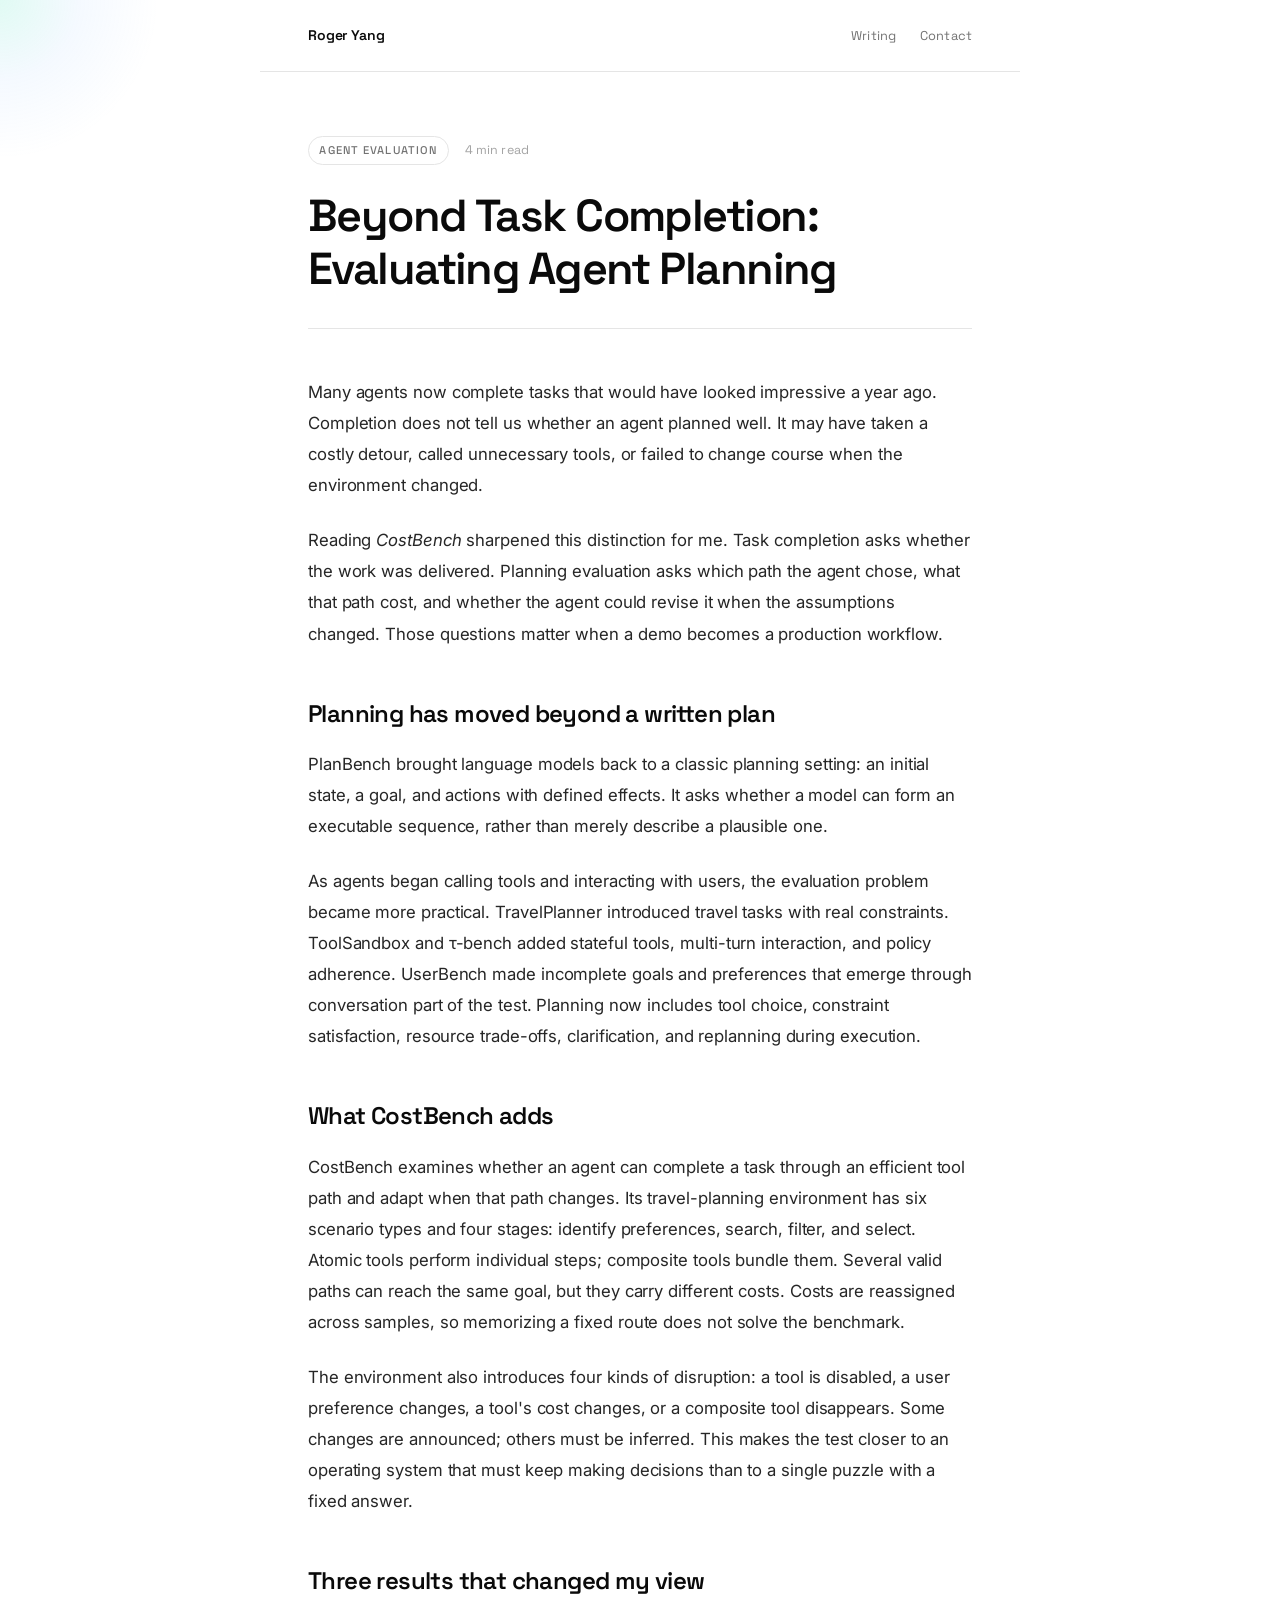
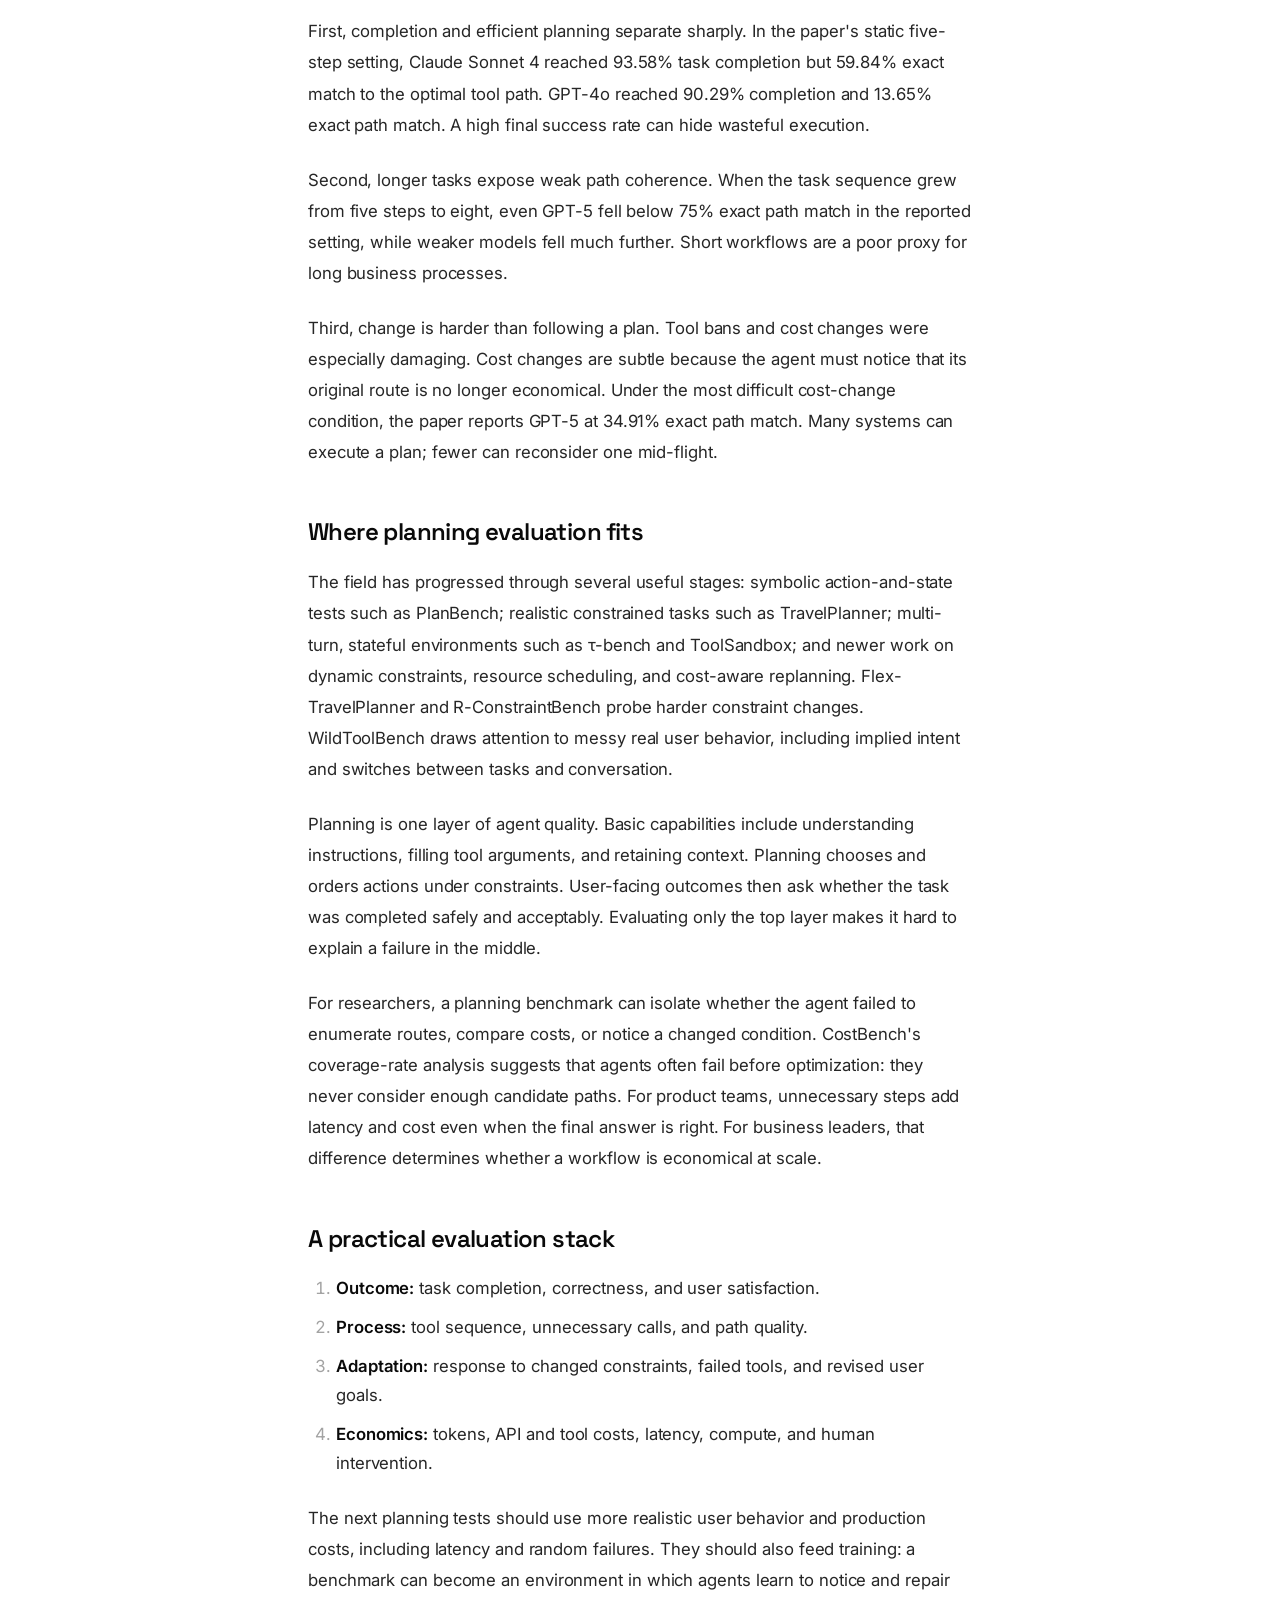
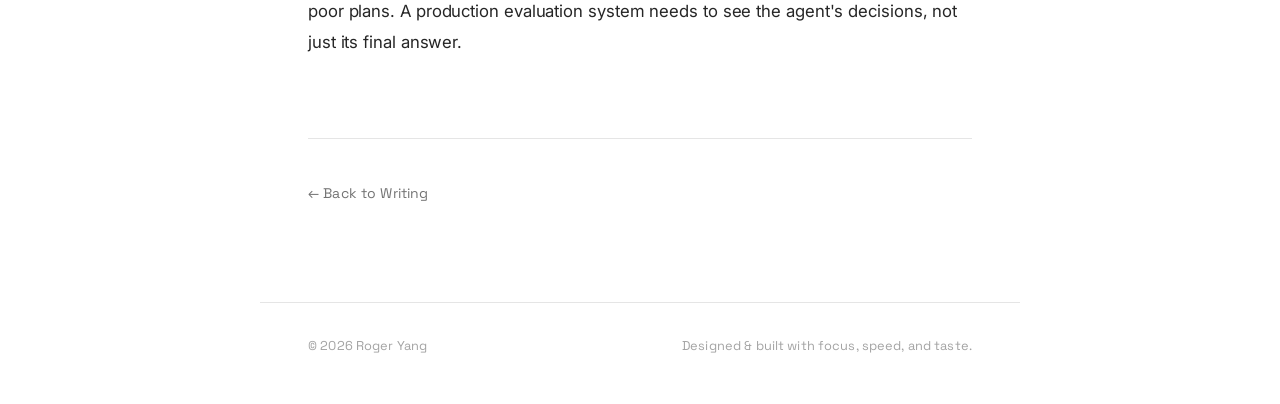
<file: writing/agent-planning-eval.html>
<!DOCTYPE html>
<html lang="en">
  <head>
    <meta charset="UTF-8" />
    <meta name="viewport" content="width=device-width, initial-scale=1.0" />
    <title>Beyond Task Completion: Evaluating Agent Planning — Roger Yang</title>
    <meta name="description" content="CostBench shows why path quality, cost, and replanning matter alongside task completion." />
    <link rel="preconnect" href="https://fonts.googleapis.com" />
    <link rel="preconnect" href="https://fonts.gstatic.com" crossorigin />
    <link href="https://fonts.googleapis.com/css2?family=Anton&family=Space+Grotesk:wght@300;400;500;600;700&family=Inter:wght@300;400;500&display=swap" rel="stylesheet" />
    <link rel="stylesheet" href="../styles.css?v=writing-en" />
    <link rel="stylesheet" href="../writing.css?v=writing-en" />
  </head>
  <body>
    <div class="cursor-glow" aria-hidden="true"></div>

    <header class="article-site-header">
      <a href="../index.html" class="article-back-home">Roger Yang</a>
      <nav class="article-header-nav">
        <a href="../index.html#blog">Writing</a>
        <a href="../index.html#contact">Contact</a>
      </nav>
    </header>

    <main class="article-main">
      <article>
        <div class="article-meta-top">
          <span class="article-tag-badge">Agent Evaluation</span>
          <span class="article-reading-time">4 min read</span>
        </div>
        <h1 class="article-title">Beyond Task Completion: Evaluating Agent Planning</h1>
        <div class="article-body">
<p>Many agents now complete tasks that would have looked impressive a year ago. Completion does not tell us whether an agent planned well. It may have taken a costly detour, called unnecessary tools, or failed to change course when the environment changed.</p>
<p>Reading <em>CostBench</em> sharpened this distinction for me. Task completion asks whether the work was delivered. Planning evaluation asks which path the agent chose, what that path cost, and whether the agent could revise it when the assumptions changed. Those questions matter when a demo becomes a production workflow.</p>
<h2 class="article-h2">Planning has moved beyond a written plan</h2>
<p>PlanBench brought language models back to a classic planning setting: an initial state, a goal, and actions with defined effects. It asks whether a model can form an executable sequence, rather than merely describe a plausible one.</p>
<p>As agents began calling tools and interacting with users, the evaluation problem became more practical. TravelPlanner introduced travel tasks with real constraints. ToolSandbox and τ-bench added stateful tools, multi-turn interaction, and policy adherence. UserBench made incomplete goals and preferences that emerge through conversation part of the test. Planning now includes tool choice, constraint satisfaction, resource trade-offs, clarification, and replanning during execution.</p>
<h2 class="article-h2">What CostBench adds</h2>
<p>CostBench examines whether an agent can complete a task through an efficient tool path and adapt when that path changes. Its travel-planning environment has six scenario types and four stages: identify preferences, search, filter, and select. Atomic tools perform individual steps; composite tools bundle them. Several valid paths can reach the same goal, but they carry different costs. Costs are reassigned across samples, so memorizing a fixed route does not solve the benchmark.</p>
<p>The environment also introduces four kinds of disruption: a tool is disabled, a user preference changes, a tool's cost changes, or a composite tool disappears. Some changes are announced; others must be inferred. This makes the test closer to an operating system that must keep making decisions than to a single puzzle with a fixed answer.</p>
<h2 class="article-h2">Three results that changed my view</h2>
<p>First, completion and efficient planning separate sharply. In the paper's static five-step setting, Claude Sonnet 4 reached 93.58% task completion but 59.84% exact match to the optimal tool path. GPT-4o reached 90.29% completion and 13.65% exact path match. A high final success rate can hide wasteful execution.</p>
<p>Second, longer tasks expose weak path coherence. When the task sequence grew from five steps to eight, even GPT-5 fell below 75% exact path match in the reported setting, while weaker models fell much further. Short workflows are a poor proxy for long business processes.</p>
<p>Third, change is harder than following a plan. Tool bans and cost changes were especially damaging. Cost changes are subtle because the agent must notice that its original route is no longer economical. Under the most difficult cost-change condition, the paper reports GPT-5 at 34.91% exact path match. Many systems can execute a plan; fewer can reconsider one mid-flight.</p>
<h2 class="article-h2">Where planning evaluation fits</h2>
<p>The field has progressed through several useful stages: symbolic action-and-state tests such as PlanBench; realistic constrained tasks such as TravelPlanner; multi-turn, stateful environments such as τ-bench and ToolSandbox; and newer work on dynamic constraints, resource scheduling, and cost-aware replanning. Flex-TravelPlanner and R-ConstraintBench probe harder constraint changes. WildToolBench draws attention to messy real user behavior, including implied intent and switches between tasks and conversation.</p>
<p>Planning is one layer of agent quality. Basic capabilities include understanding instructions, filling tool arguments, and retaining context. Planning chooses and orders actions under constraints. User-facing outcomes then ask whether the task was completed safely and acceptably. Evaluating only the top layer makes it hard to explain a failure in the middle.</p>
<p>For researchers, a planning benchmark can isolate whether the agent failed to enumerate routes, compare costs, or notice a changed condition. CostBench's coverage-rate analysis suggests that agents often fail before optimization: they never consider enough candidate paths. For product teams, unnecessary steps add latency and cost even when the final answer is right. For business leaders, that difference determines whether a workflow is economical at scale.</p>
<h2 class="article-h2">A practical evaluation stack</h2>
<ol class="article-list"><li><strong>Outcome:</strong> task completion, correctness, and user satisfaction.</li><li><strong>Process:</strong> tool sequence, unnecessary calls, and path quality.</li><li><strong>Adaptation:</strong> response to changed constraints, failed tools, and revised user goals.</li><li><strong>Economics:</strong> tokens, API and tool costs, latency, compute, and human intervention.</li></ol>
<p>The next planning tests should use more realistic user behavior and production costs, including latency and random failures. They should also feed training: a benchmark can become an environment in which agents learn to notice and repair poor plans. A production evaluation system needs to see the agent's decisions, not just its final answer.</p>
        </div>
      </article>

      <div class="article-back-section">
        <a href="../index.html#blog" class="article-back-link">← Back to Writing</a>
      </div>
    </main>

    <footer class="site-footer" style="max-width: 760px; margin: 0 auto;">
      <div class="footer-left">
        <span>© 2026 Roger Yang</span>
      </div>
      <div class="footer-right">
        <span>Designed &amp; built with focus, speed, and taste.</span>
      </div>
    </footer>

    <script>
      const glow = document.querySelector('.cursor-glow');
      if (glow && window.matchMedia('(hover: hover)').matches) {
        document.addEventListener('mousemove', e => {
          glow.style.left = e.clientX + 'px';
          glow.style.top = e.clientY + 'px';
        });
      }
    </script>
  </body>
</html>
</file>
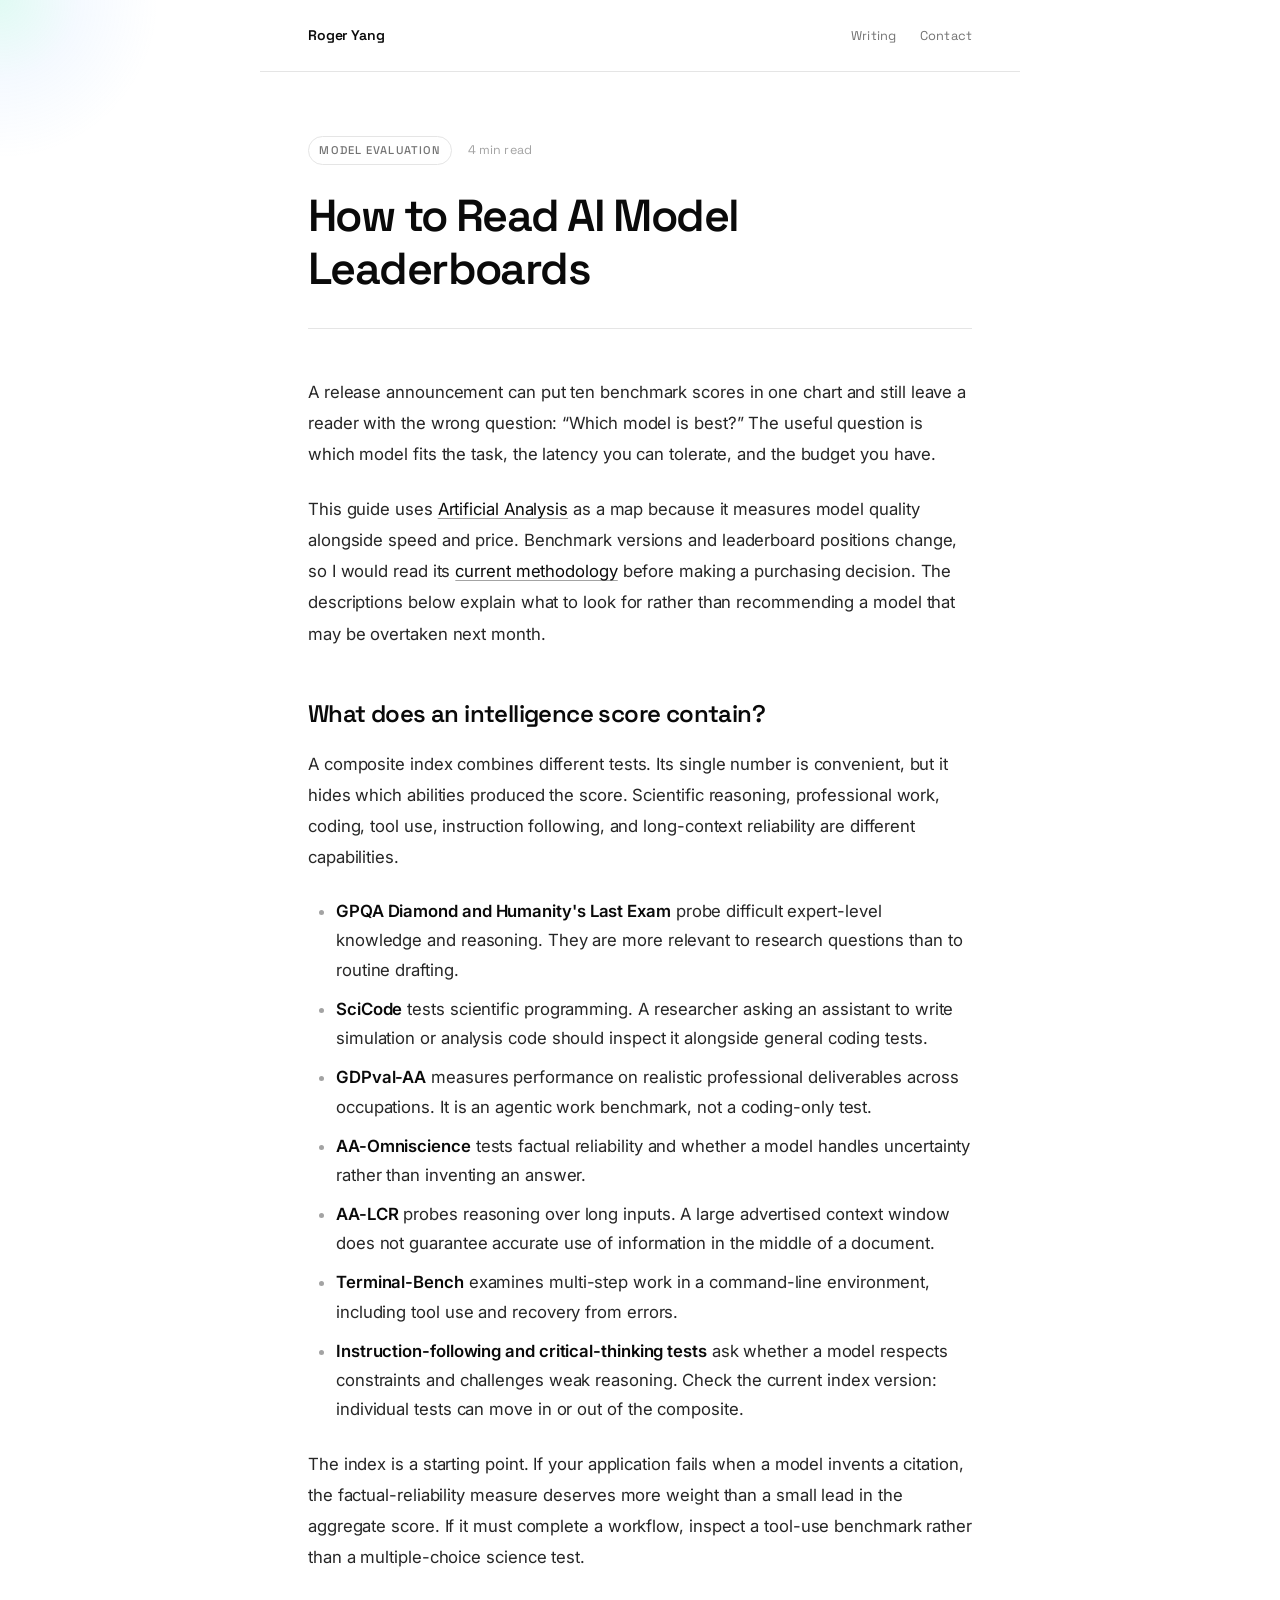
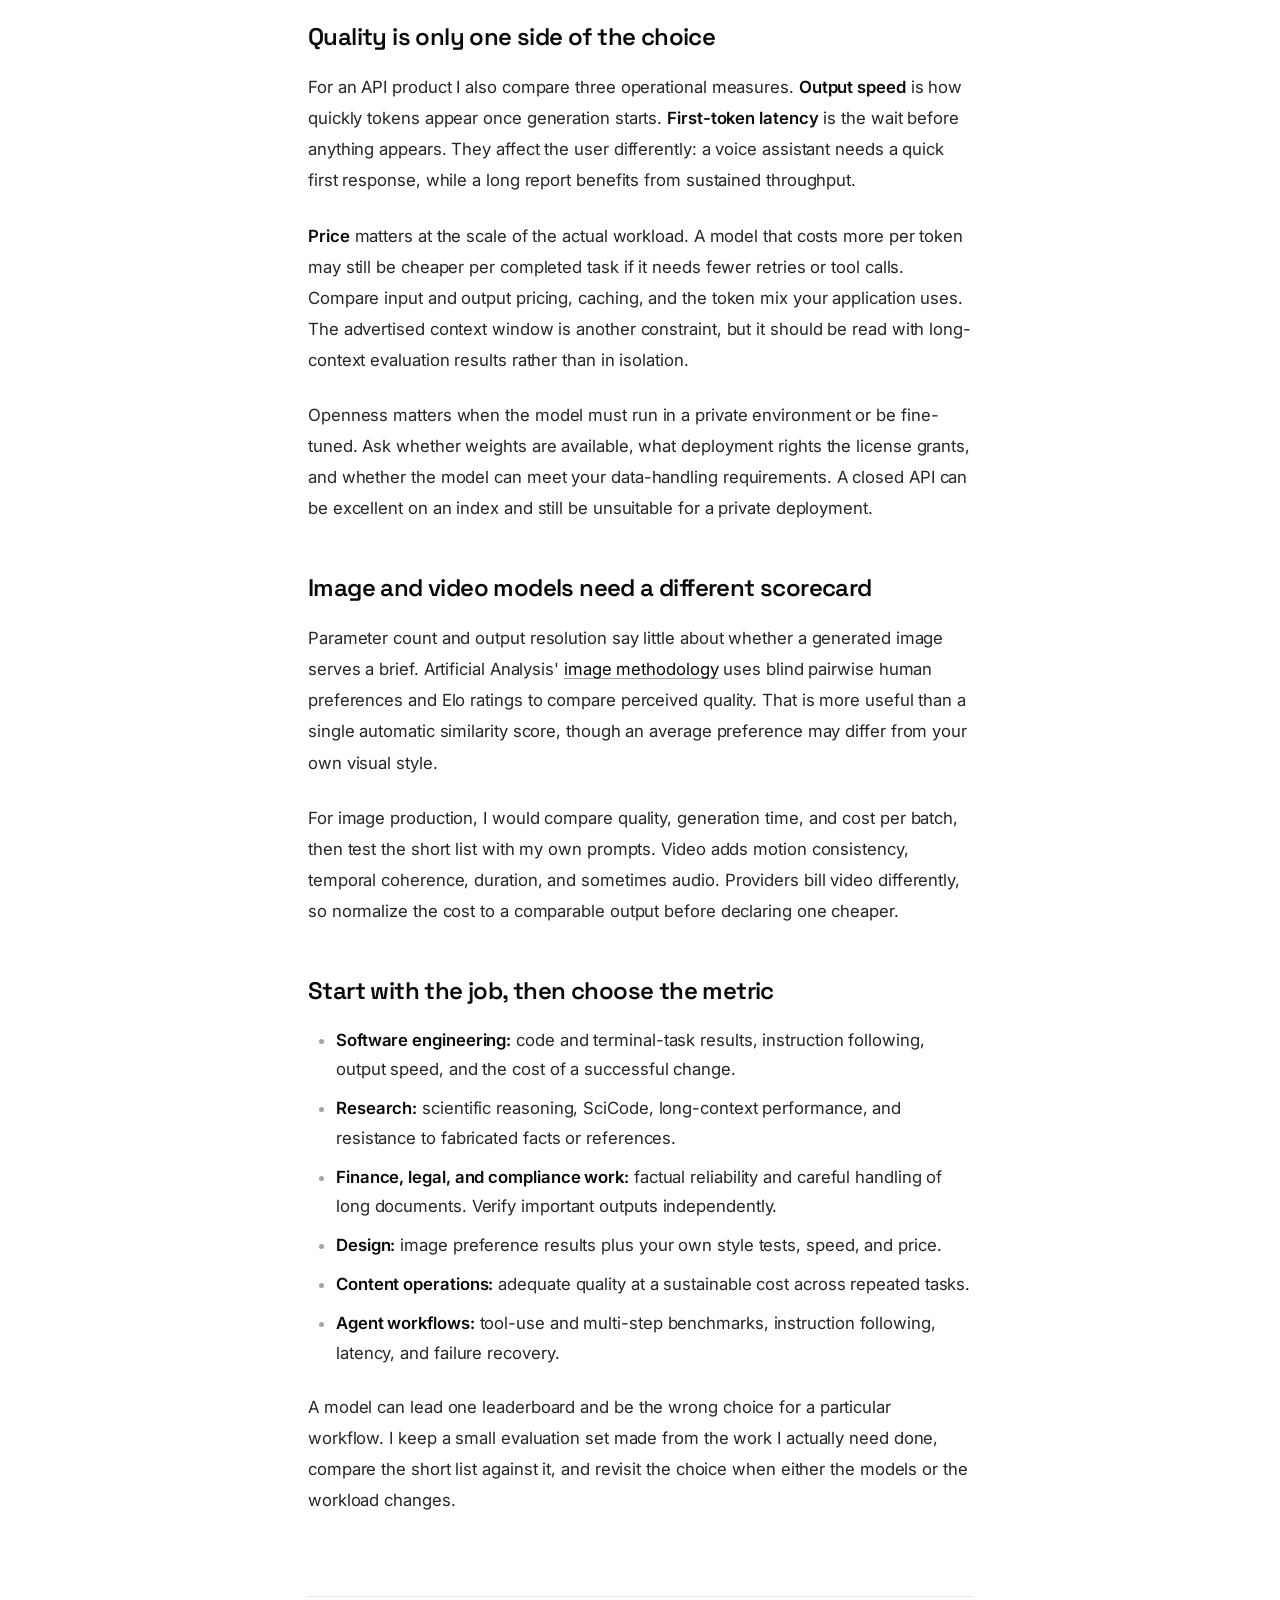
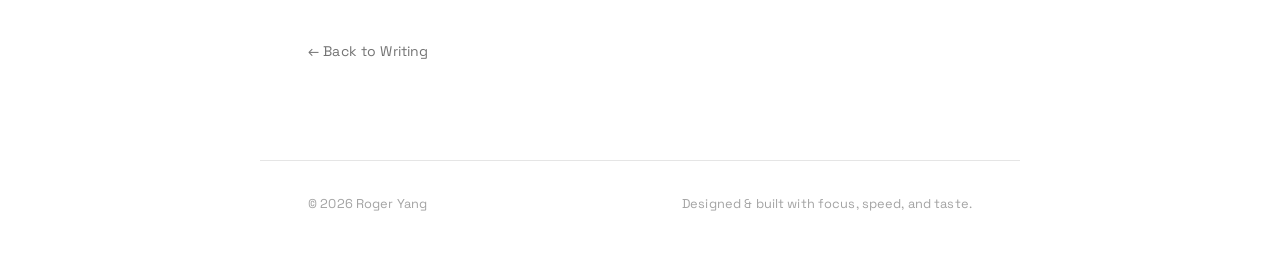
<file: writing/ai-benchmark-guide.html>
<!DOCTYPE html>
<html lang="en">
  <head>
    <meta charset="UTF-8" />
    <meta name="viewport" content="width=device-width, initial-scale=1.0" />
    <title>How to Read AI Model Leaderboards — Roger Yang</title>
    <meta name="description" content="Choose benchmark measures that match your task, then compare speed, price, and reliability." />
    <link rel="preconnect" href="https://fonts.googleapis.com" />
    <link rel="preconnect" href="https://fonts.gstatic.com" crossorigin />
    <link href="https://fonts.googleapis.com/css2?family=Anton&family=Space+Grotesk:wght@300;400;500;600;700&family=Inter:wght@300;400;500&display=swap" rel="stylesheet" />
    <link rel="stylesheet" href="../styles.css?v=writing-en" />
    <link rel="stylesheet" href="../writing.css?v=writing-en" />
  </head>
  <body>
    <div class="cursor-glow" aria-hidden="true"></div>

    <header class="article-site-header">
      <a href="../index.html" class="article-back-home">Roger Yang</a>
      <nav class="article-header-nav">
        <a href="../index.html#blog">Writing</a>
        <a href="../index.html#contact">Contact</a>
      </nav>
    </header>

    <main class="article-main">
      <article>
        <div class="article-meta-top">
          <span class="article-tag-badge">Model Evaluation</span>
          <span class="article-reading-time">4 min read</span>
        </div>
        <h1 class="article-title">How to Read AI Model Leaderboards</h1>
        <div class="article-body">
<p>A release announcement can put ten benchmark scores in one chart and still leave a reader with the wrong question: “Which model is best?” The useful question is which model fits the task, the latency you can tolerate, and the budget you have.</p>
<p>This guide uses <a href="https://artificialanalysis.ai/models/" target="_blank" rel="noopener noreferrer">Artificial Analysis</a> as a map because it measures model quality alongside speed and price. Benchmark versions and leaderboard positions change, so I would read its <a href="https://artificialanalysis.ai/methodology/intelligence-benchmarking" target="_blank" rel="noopener noreferrer">current methodology</a> before making a purchasing decision. The descriptions below explain what to look for rather than recommending a model that may be overtaken next month.</p>
<h2 class="article-h2">What does an intelligence score contain?</h2>
<p>A composite index combines different tests. Its single number is convenient, but it hides which abilities produced the score. Scientific reasoning, professional work, coding, tool use, instruction following, and long-context reliability are different capabilities.</p>
<ul class="article-list"><li><strong>GPQA Diamond and Humanity's Last Exam</strong> probe difficult expert-level knowledge and reasoning. They are more relevant to research questions than to routine drafting.</li><li><strong>SciCode</strong> tests scientific programming. A researcher asking an assistant to write simulation or analysis code should inspect it alongside general coding tests.</li><li><strong>GDPval-AA</strong> measures performance on realistic professional deliverables across occupations. It is an agentic work benchmark, not a coding-only test.</li><li><strong>AA-Omniscience</strong> tests factual reliability and whether a model handles uncertainty rather than inventing an answer.</li><li><strong>AA-LCR</strong> probes reasoning over long inputs. A large advertised context window does not guarantee accurate use of information in the middle of a document.</li><li><strong>Terminal-Bench</strong> examines multi-step work in a command-line environment, including tool use and recovery from errors.</li><li><strong>Instruction-following and critical-thinking tests</strong> ask whether a model respects constraints and challenges weak reasoning. Check the current index version: individual tests can move in or out of the composite.</li></ul>
<p>The index is a starting point. If your application fails when a model invents a citation, the factual-reliability measure deserves more weight than a small lead in the aggregate score. If it must complete a workflow, inspect a tool-use benchmark rather than a multiple-choice science test.</p>
<h2 class="article-h2">Quality is only one side of the choice</h2>
<p>For an API product I also compare three operational measures. <strong>Output speed</strong> is how quickly tokens appear once generation starts. <strong>First-token latency</strong> is the wait before anything appears. They affect the user differently: a voice assistant needs a quick first response, while a long report benefits from sustained throughput.</p>
<p><strong>Price</strong> matters at the scale of the actual workload. A model that costs more per token may still be cheaper per completed task if it needs fewer retries or tool calls. Compare input and output pricing, caching, and the token mix your application uses. The advertised context window is another constraint, but it should be read with long-context evaluation results rather than in isolation.</p>
<p>Openness matters when the model must run in a private environment or be fine-tuned. Ask whether weights are available, what deployment rights the license grants, and whether the model can meet your data-handling requirements. A closed API can be excellent on an index and still be unsuitable for a private deployment.</p>
<h2 class="article-h2">Image and video models need a different scorecard</h2>
<p>Parameter count and output resolution say little about whether a generated image serves a brief. Artificial Analysis' <a href="https://artificialanalysis.ai/methodology/image" target="_blank" rel="noopener noreferrer">image methodology</a> uses blind pairwise human preferences and Elo ratings to compare perceived quality. That is more useful than a single automatic similarity score, though an average preference may differ from your own visual style.</p>
<p>For image production, I would compare quality, generation time, and cost per batch, then test the short list with my own prompts. Video adds motion consistency, temporal coherence, duration, and sometimes audio. Providers bill video differently, so normalize the cost to a comparable output before declaring one cheaper.</p>
<h2 class="article-h2">Start with the job, then choose the metric</h2>
<ul class="article-list"><li><strong>Software engineering:</strong> code and terminal-task results, instruction following, output speed, and the cost of a successful change.</li><li><strong>Research:</strong> scientific reasoning, SciCode, long-context performance, and resistance to fabricated facts or references.</li><li><strong>Finance, legal, and compliance work:</strong> factual reliability and careful handling of long documents. Verify important outputs independently.</li><li><strong>Design:</strong> image preference results plus your own style tests, speed, and price.</li><li><strong>Content operations:</strong> adequate quality at a sustainable cost across repeated tasks.</li><li><strong>Agent workflows:</strong> tool-use and multi-step benchmarks, instruction following, latency, and failure recovery.</li></ul>
<p>A model can lead one leaderboard and be the wrong choice for a particular workflow. I keep a small evaluation set made from the work I actually need done, compare the short list against it, and revisit the choice when either the models or the workload changes.</p>
        </div>
      </article>

      <div class="article-back-section">
        <a href="../index.html#blog" class="article-back-link">← Back to Writing</a>
      </div>
    </main>

    <footer class="site-footer" style="max-width: 760px; margin: 0 auto;">
      <div class="footer-left">
        <span>© 2026 Roger Yang</span>
      </div>
      <div class="footer-right">
        <span>Designed &amp; built with focus, speed, and taste.</span>
      </div>
    </footer>

    <script>
      const glow = document.querySelector('.cursor-glow');
      if (glow && window.matchMedia('(hover: hover)').matches) {
        document.addEventListener('mousemove', e => {
          glow.style.left = e.clientX + 'px';
          glow.style.top = e.clientY + 'px';
        });
      }
    </script>
  </body>
</html>
</file>
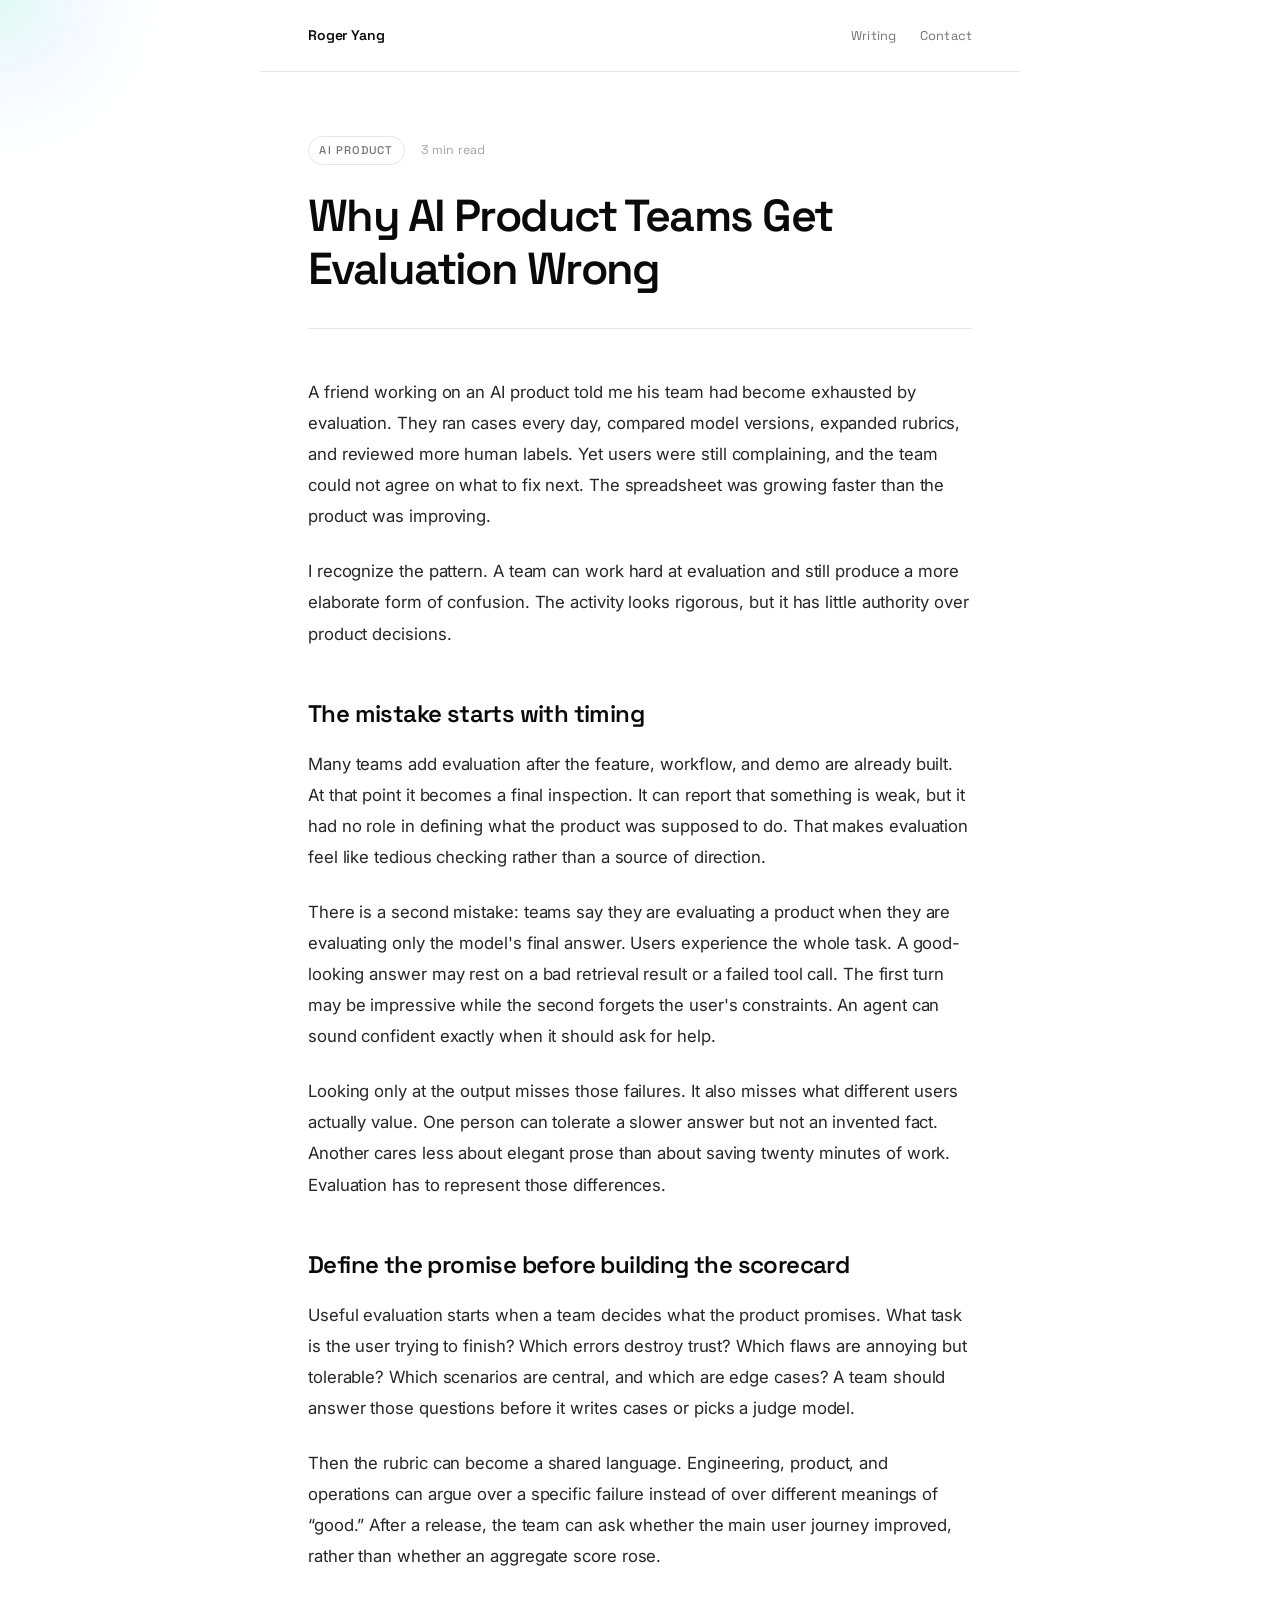
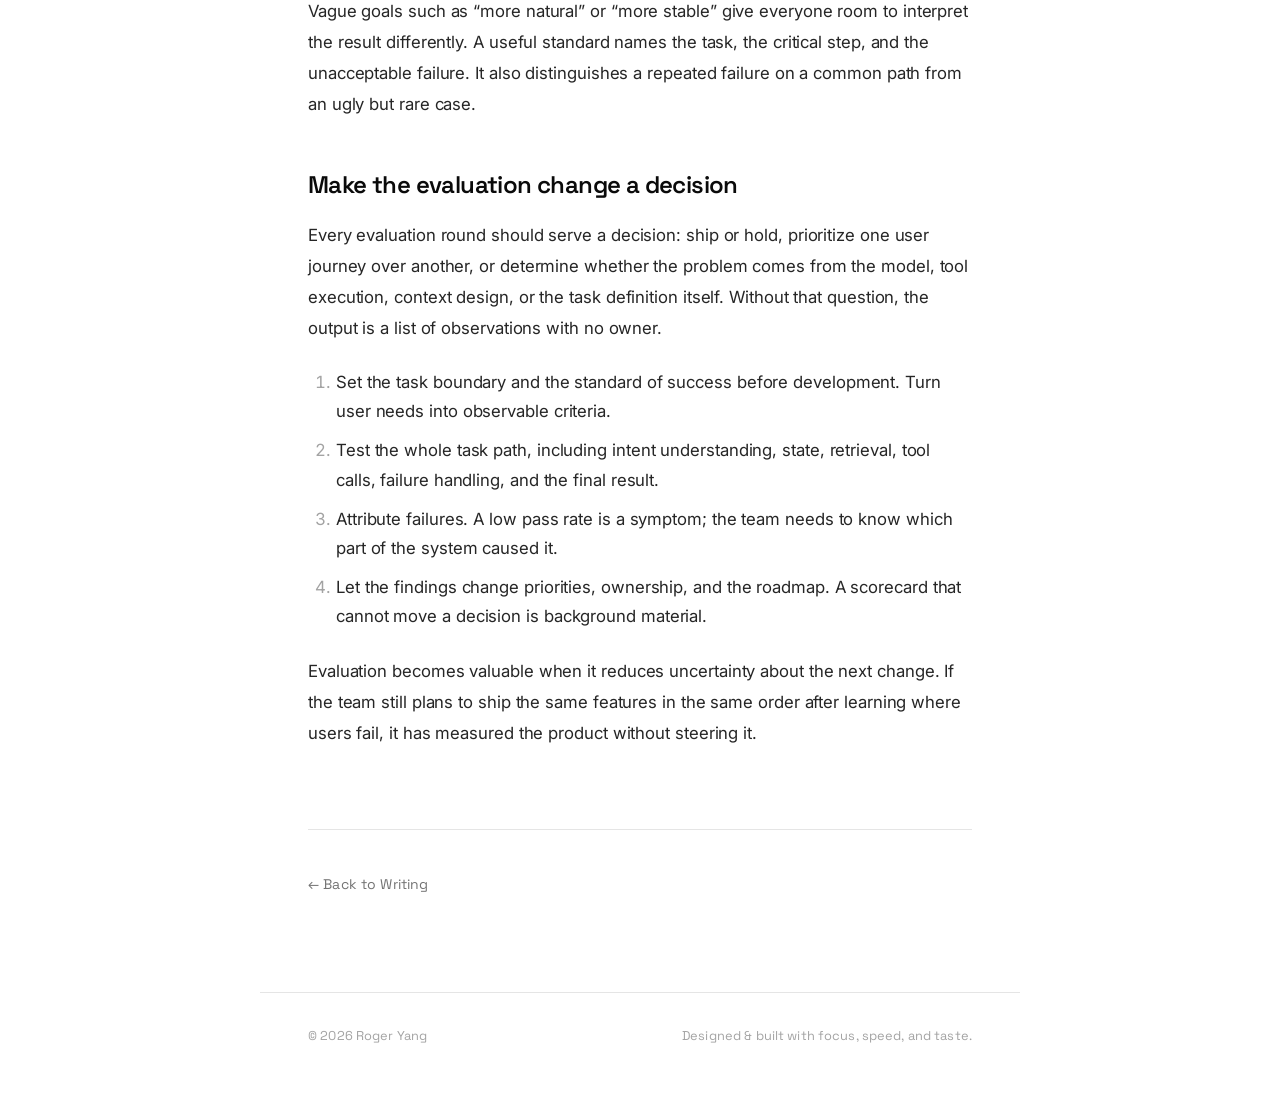
<file: writing/ai-product-evaluation.html>
<!DOCTYPE html>
<html lang="en">
  <head>
    <meta charset="UTF-8" />
    <meta name="viewport" content="width=device-width, initial-scale=1.0" />
    <title>Why AI Product Teams Get Evaluation Wrong — Roger Yang</title>
    <meta name="description" content="A scorecard helps only when it can change the next product decision." />
    <link rel="preconnect" href="https://fonts.googleapis.com" />
    <link rel="preconnect" href="https://fonts.gstatic.com" crossorigin />
    <link href="https://fonts.googleapis.com/css2?family=Anton&family=Space+Grotesk:wght@300;400;500;600;700&family=Inter:wght@300;400;500&display=swap" rel="stylesheet" />
    <link rel="stylesheet" href="../styles.css?v=writing-en" />
    <link rel="stylesheet" href="../writing.css?v=writing-en" />
  </head>
  <body>
    <div class="cursor-glow" aria-hidden="true"></div>

    <header class="article-site-header">
      <a href="../index.html" class="article-back-home">Roger Yang</a>
      <nav class="article-header-nav">
        <a href="../index.html#blog">Writing</a>
        <a href="../index.html#contact">Contact</a>
      </nav>
    </header>

    <main class="article-main">
      <article>
        <div class="article-meta-top">
          <span class="article-tag-badge">AI Product</span>
          <span class="article-reading-time">3 min read</span>
        </div>
        <h1 class="article-title">Why AI Product Teams Get Evaluation Wrong</h1>
        <div class="article-body">
<p>A friend working on an AI product told me his team had become exhausted by evaluation. They ran cases every day, compared model versions, expanded rubrics, and reviewed more human labels. Yet users were still complaining, and the team could not agree on what to fix next. The spreadsheet was growing faster than the product was improving.</p>
<p>I recognize the pattern. A team can work hard at evaluation and still produce a more elaborate form of confusion. The activity looks rigorous, but it has little authority over product decisions.</p>
<h2 class="article-h2">The mistake starts with timing</h2>
<p>Many teams add evaluation after the feature, workflow, and demo are already built. At that point it becomes a final inspection. It can report that something is weak, but it had no role in defining what the product was supposed to do. That makes evaluation feel like tedious checking rather than a source of direction.</p>
<p>There is a second mistake: teams say they are evaluating a product when they are evaluating only the model's final answer. Users experience the whole task. A good-looking answer may rest on a bad retrieval result or a failed tool call. The first turn may be impressive while the second forgets the user's constraints. An agent can sound confident exactly when it should ask for help.</p>
<p>Looking only at the output misses those failures. It also misses what different users actually value. One person can tolerate a slower answer but not an invented fact. Another cares less about elegant prose than about saving twenty minutes of work. Evaluation has to represent those differences.</p>
<h2 class="article-h2">Define the promise before building the scorecard</h2>
<p>Useful evaluation starts when a team decides what the product promises. What task is the user trying to finish? Which errors destroy trust? Which flaws are annoying but tolerable? Which scenarios are central, and which are edge cases? A team should answer those questions before it writes cases or picks a judge model.</p>
<p>Then the rubric can become a shared language. Engineering, product, and operations can argue over a specific failure instead of over different meanings of “good.” After a release, the team can ask whether the main user journey improved, rather than whether an aggregate score rose.</p>
<p>Vague goals such as “more natural” or “more stable” give everyone room to interpret the result differently. A useful standard names the task, the critical step, and the unacceptable failure. It also distinguishes a repeated failure on a common path from an ugly but rare case.</p>
<h2 class="article-h2">Make the evaluation change a decision</h2>
<p>Every evaluation round should serve a decision: ship or hold, prioritize one user journey over another, or determine whether the problem comes from the model, tool execution, context design, or the task definition itself. Without that question, the output is a list of observations with no owner.</p>
<ol class="article-list"><li>Set the task boundary and the standard of success before development. Turn user needs into observable criteria.</li><li>Test the whole task path, including intent understanding, state, retrieval, tool calls, failure handling, and the final result.</li><li>Attribute failures. A low pass rate is a symptom; the team needs to know which part of the system caused it.</li><li>Let the findings change priorities, ownership, and the roadmap. A scorecard that cannot move a decision is background material.</li></ol>
<p>Evaluation becomes valuable when it reduces uncertainty about the next change. If the team still plans to ship the same features in the same order after learning where users fail, it has measured the product without steering it.</p>
        </div>
      </article>

      <div class="article-back-section">
        <a href="../index.html#blog" class="article-back-link">← Back to Writing</a>
      </div>
    </main>

    <footer class="site-footer" style="max-width: 760px; margin: 0 auto;">
      <div class="footer-left">
        <span>© 2026 Roger Yang</span>
      </div>
      <div class="footer-right">
        <span>Designed &amp; built with focus, speed, and taste.</span>
      </div>
    </footer>

    <script>
      const glow = document.querySelector('.cursor-glow');
      if (glow && window.matchMedia('(hover: hover)').matches) {
        document.addEventListener('mousemove', e => {
          glow.style.left = e.clientX + 'px';
          glow.style.top = e.clientY + 'px';
        });
      }
    </script>
  </body>
</html>
</file>
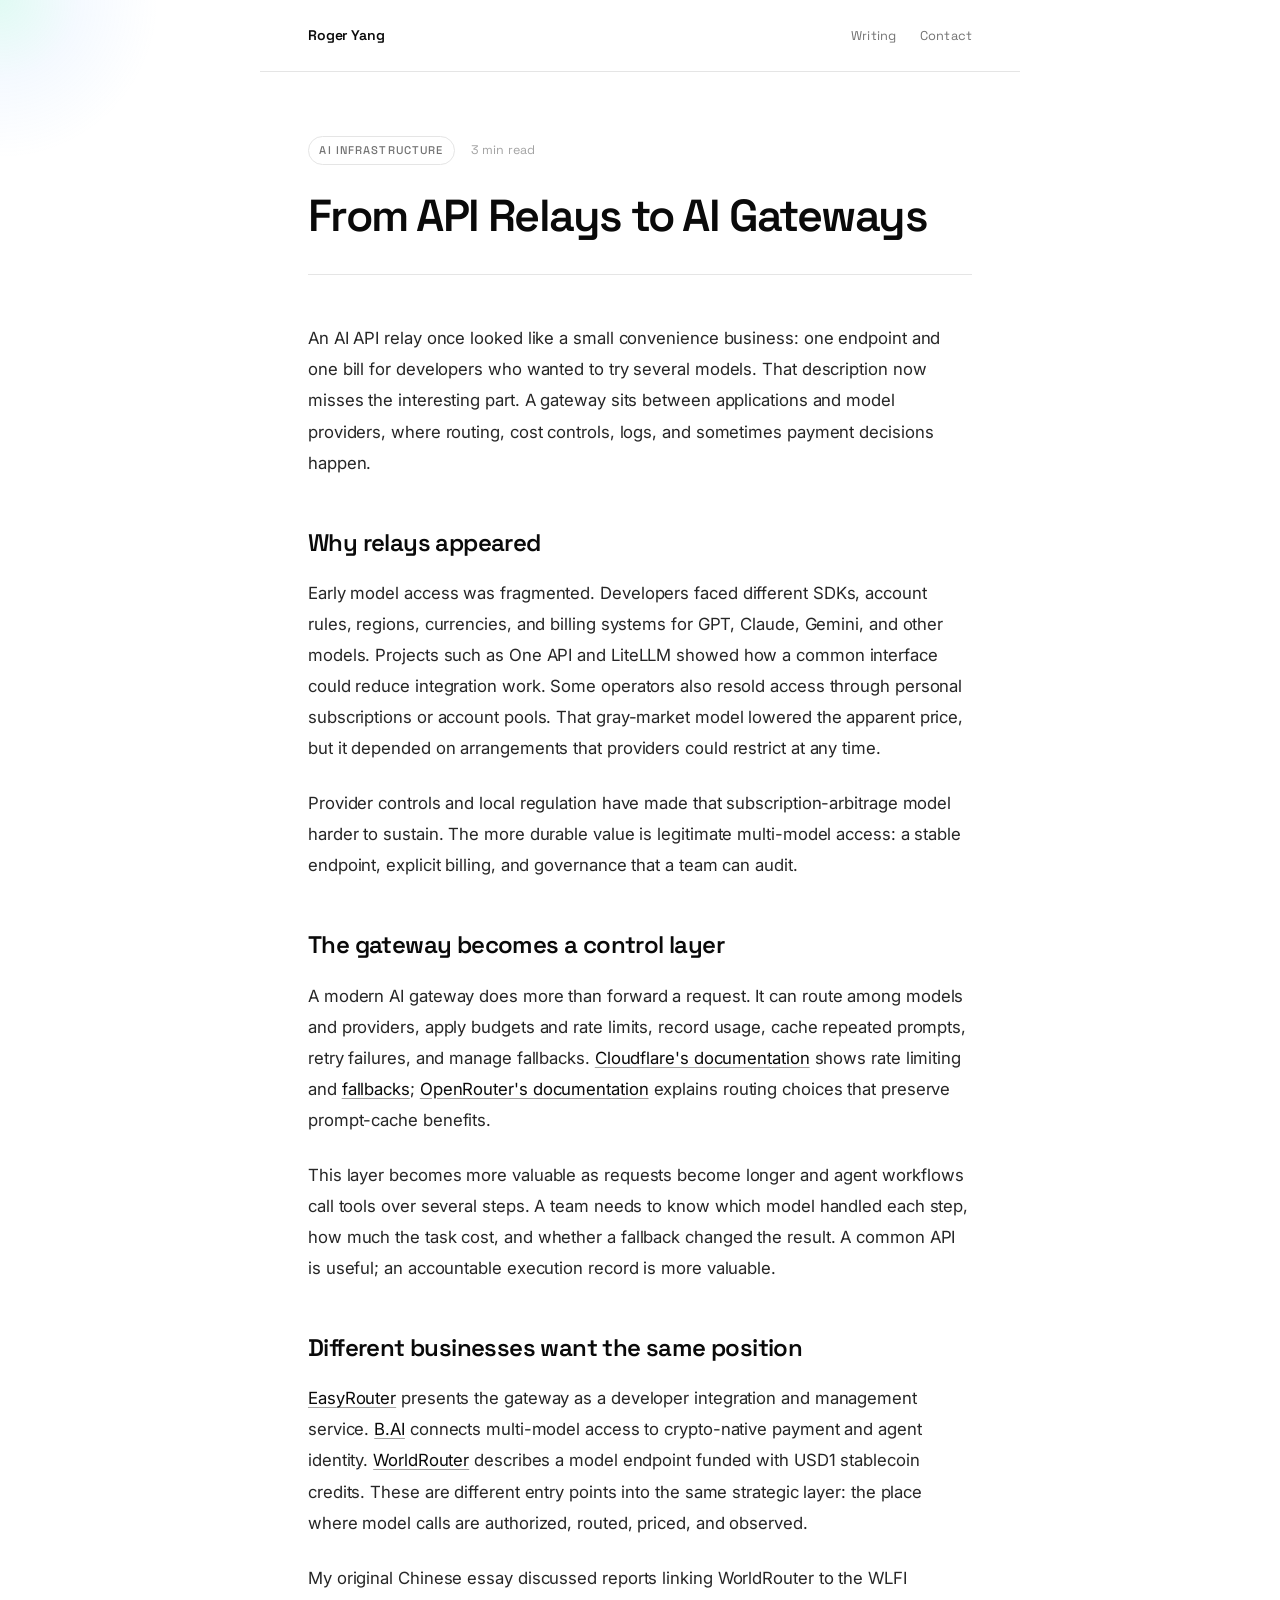
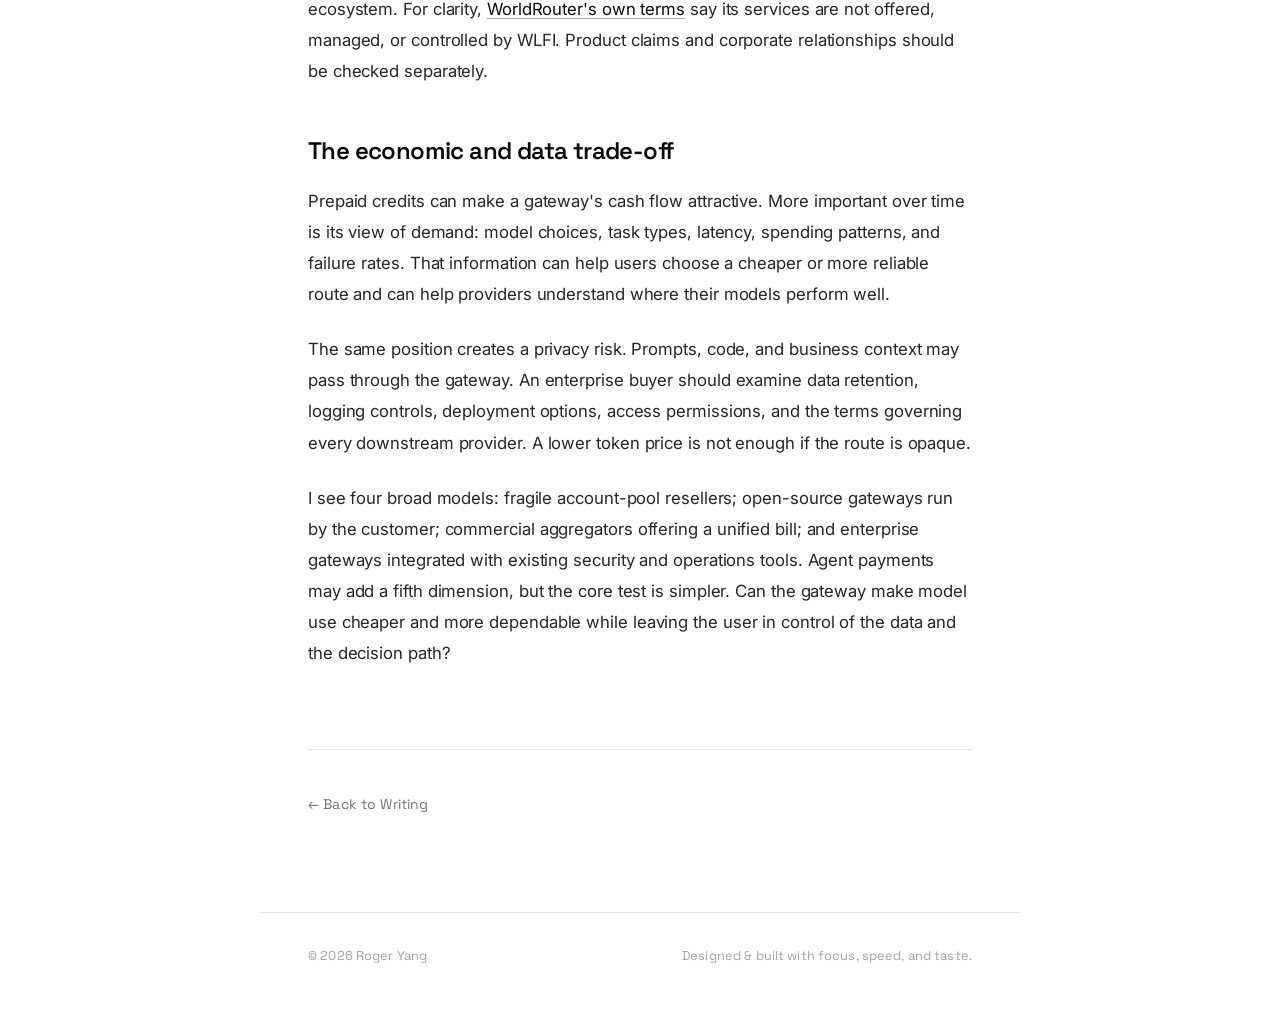
<file: writing/api-relay-history.html>
<!DOCTYPE html>
<html lang="en">
  <head>
    <meta charset="UTF-8" />
    <meta name="viewport" content="width=device-width, initial-scale=1.0" />
    <title>From API Relays to AI Gateways — Roger Yang</title>
    <meta name="description" content="The model gateway is becoming a control layer for routing, cost, data, and payments." />
    <link rel="preconnect" href="https://fonts.googleapis.com" />
    <link rel="preconnect" href="https://fonts.gstatic.com" crossorigin />
    <link href="https://fonts.googleapis.com/css2?family=Anton&family=Space+Grotesk:wght@300;400;500;600;700&family=Inter:wght@300;400;500&display=swap" rel="stylesheet" />
    <link rel="stylesheet" href="../styles.css?v=writing-en" />
    <link rel="stylesheet" href="../writing.css?v=writing-en" />
  </head>
  <body>
    <div class="cursor-glow" aria-hidden="true"></div>

    <header class="article-site-header">
      <a href="../index.html" class="article-back-home">Roger Yang</a>
      <nav class="article-header-nav">
        <a href="../index.html#blog">Writing</a>
        <a href="../index.html#contact">Contact</a>
      </nav>
    </header>

    <main class="article-main">
      <article>
        <div class="article-meta-top">
          <span class="article-tag-badge">AI Infrastructure</span>
          <span class="article-reading-time">3 min read</span>
        </div>
        <h1 class="article-title">From API Relays to AI Gateways</h1>
        <div class="article-body">
<p>An AI API relay once looked like a small convenience business: one endpoint and one bill for developers who wanted to try several models. That description now misses the interesting part. A gateway sits between applications and model providers, where routing, cost controls, logs, and sometimes payment decisions happen.</p>
<h2 class="article-h2">Why relays appeared</h2>
<p>Early model access was fragmented. Developers faced different SDKs, account rules, regions, currencies, and billing systems for GPT, Claude, Gemini, and other models. Projects such as One API and LiteLLM showed how a common interface could reduce integration work. Some operators also resold access through personal subscriptions or account pools. That gray-market model lowered the apparent price, but it depended on arrangements that providers could restrict at any time.</p>
<p>Provider controls and local regulation have made that subscription-arbitrage model harder to sustain. The more durable value is legitimate multi-model access: a stable endpoint, explicit billing, and governance that a team can audit.</p>
<h2 class="article-h2">The gateway becomes a control layer</h2>
<p>A modern AI gateway does more than forward a request. It can route among models and providers, apply budgets and rate limits, record usage, cache repeated prompts, retry failures, and manage fallbacks. <a href="https://developers.cloudflare.com/ai-gateway/features/rate-limiting/" target="_blank" rel="noopener noreferrer">Cloudflare's documentation</a> shows rate limiting and <a href="https://developers.cloudflare.com/ai-gateway/configuration/fallbacks/" target="_blank" rel="noopener noreferrer">fallbacks</a>; <a href="https://openrouter.ai/docs/guides/best-practices/prompt-caching" target="_blank" rel="noopener noreferrer">OpenRouter's documentation</a> explains routing choices that preserve prompt-cache benefits.</p>
<p>This layer becomes more valuable as requests become longer and agent workflows call tools over several steps. A team needs to know which model handled each step, how much the task cost, and whether a fallback changed the result. A common API is useful; an accountable execution record is more valuable.</p>
<h2 class="article-h2">Different businesses want the same position</h2>
<p><a href="https://docs.easyrouter.io/en" target="_blank" rel="noopener noreferrer">EasyRouter</a> presents the gateway as a developer integration and management service. <a href="https://b.ai/" target="_blank" rel="noopener noreferrer">B.AI</a> connects multi-model access to crypto-native payment and agent identity. <a href="https://www.worldrouter.ai/faq" target="_blank" rel="noopener noreferrer">WorldRouter</a> describes a model endpoint funded with USD1 stablecoin credits. These are different entry points into the same strategic layer: the place where model calls are authorized, routed, priced, and observed.</p>
<p>My original Chinese essay discussed reports linking WorldRouter to the WLFI ecosystem. For clarity, <a href="https://www.worldrouter.ai/terms" target="_blank" rel="noopener noreferrer">WorldRouter's own terms</a> say its services are not offered, managed, or controlled by WLFI. Product claims and corporate relationships should be checked separately.</p>
<h2 class="article-h2">The economic and data trade-off</h2>
<p>Prepaid credits can make a gateway's cash flow attractive. More important over time is its view of demand: model choices, task types, latency, spending patterns, and failure rates. That information can help users choose a cheaper or more reliable route and can help providers understand where their models perform well.</p>
<p>The same position creates a privacy risk. Prompts, code, and business context may pass through the gateway. An enterprise buyer should examine data retention, logging controls, deployment options, access permissions, and the terms governing every downstream provider. A lower token price is not enough if the route is opaque.</p>
<p>I see four broad models: fragile account-pool resellers; open-source gateways run by the customer; commercial aggregators offering a unified bill; and enterprise gateways integrated with existing security and operations tools. Agent payments may add a fifth dimension, but the core test is simpler. Can the gateway make model use cheaper and more dependable while leaving the user in control of the data and the decision path?</p>
        </div>
      </article>

      <div class="article-back-section">
        <a href="../index.html#blog" class="article-back-link">← Back to Writing</a>
      </div>
    </main>

    <footer class="site-footer" style="max-width: 760px; margin: 0 auto;">
      <div class="footer-left">
        <span>© 2026 Roger Yang</span>
      </div>
      <div class="footer-right">
        <span>Designed &amp; built with focus, speed, and taste.</span>
      </div>
    </footer>

    <script>
      const glow = document.querySelector('.cursor-glow');
      if (glow && window.matchMedia('(hover: hover)').matches) {
        document.addEventListener('mousemove', e => {
          glow.style.left = e.clientX + 'px';
          glow.style.top = e.clientY + 'px';
        });
      }
    </script>
  </body>
</html>
</file>
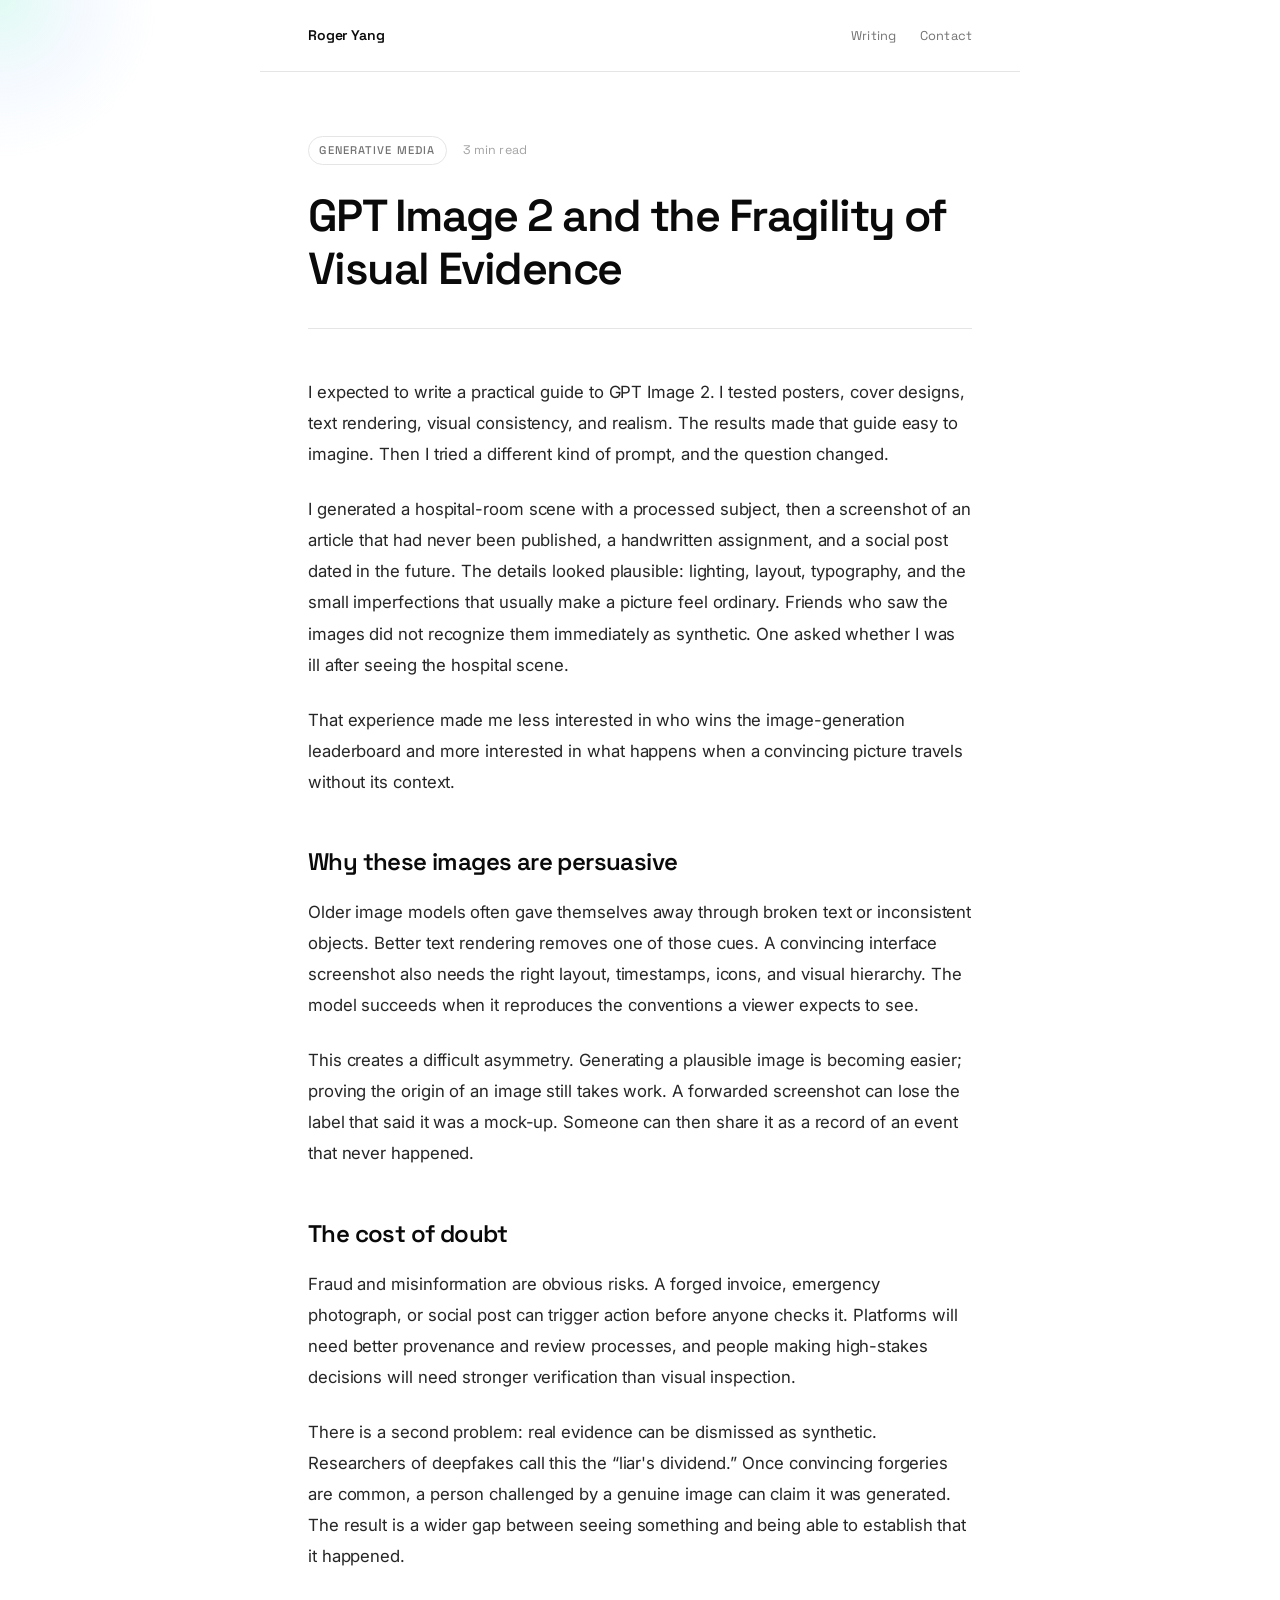
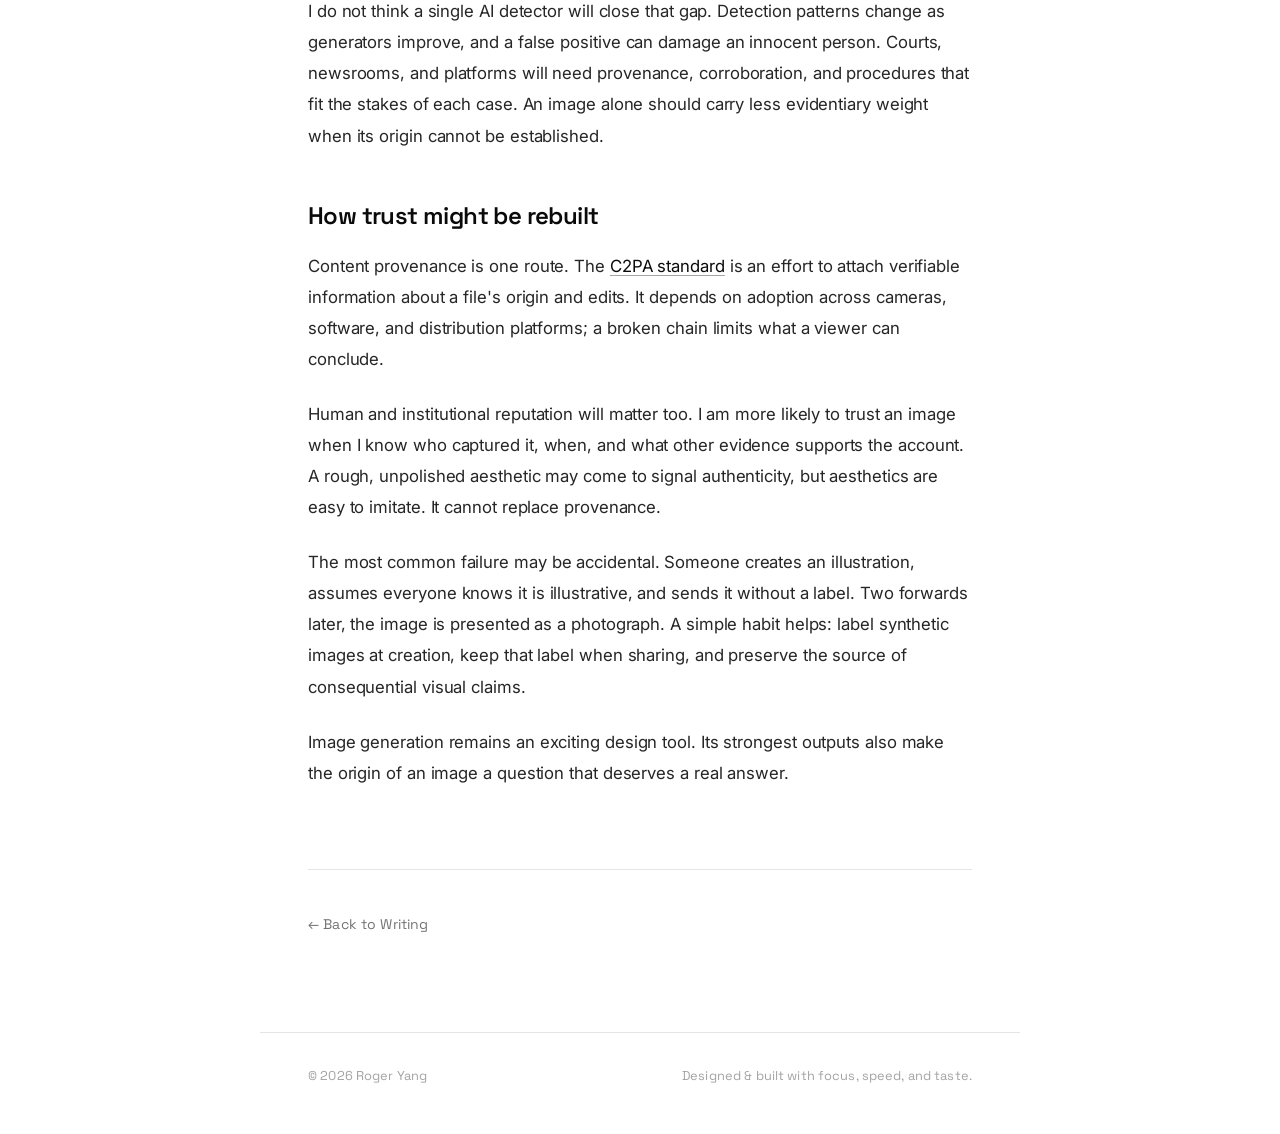
<file: writing/gpt-image-2.html>
<!DOCTYPE html>
<html lang="en">
  <head>
    <meta charset="UTF-8" />
    <meta name="viewport" content="width=device-width, initial-scale=1.0" />
    <title>GPT Image 2 and the Fragility of Visual Evidence — Roger Yang</title>
    <meta name="description" content="Convincing synthetic images make provenance and context essential to visual trust." />
    <link rel="preconnect" href="https://fonts.googleapis.com" />
    <link rel="preconnect" href="https://fonts.gstatic.com" crossorigin />
    <link href="https://fonts.googleapis.com/css2?family=Anton&family=Space+Grotesk:wght@300;400;500;600;700&family=Inter:wght@300;400;500&display=swap" rel="stylesheet" />
    <link rel="stylesheet" href="../styles.css?v=writing-en" />
    <link rel="stylesheet" href="../writing.css?v=writing-en" />
  </head>
  <body>
    <div class="cursor-glow" aria-hidden="true"></div>

    <header class="article-site-header">
      <a href="../index.html" class="article-back-home">Roger Yang</a>
      <nav class="article-header-nav">
        <a href="../index.html#blog">Writing</a>
        <a href="../index.html#contact">Contact</a>
      </nav>
    </header>

    <main class="article-main">
      <article>
        <div class="article-meta-top">
          <span class="article-tag-badge">Generative Media</span>
          <span class="article-reading-time">3 min read</span>
        </div>
        <h1 class="article-title">GPT Image 2 and the Fragility of Visual Evidence</h1>
        <div class="article-body">
<p>I expected to write a practical guide to GPT Image 2. I tested posters, cover designs, text rendering, visual consistency, and realism. The results made that guide easy to imagine. Then I tried a different kind of prompt, and the question changed.</p>
<p>I generated a hospital-room scene with a processed subject, then a screenshot of an article that had never been published, a handwritten assignment, and a social post dated in the future. The details looked plausible: lighting, layout, typography, and the small imperfections that usually make a picture feel ordinary. Friends who saw the images did not recognize them immediately as synthetic. One asked whether I was ill after seeing the hospital scene.</p>
<p>That experience made me less interested in who wins the image-generation leaderboard and more interested in what happens when a convincing picture travels without its context.</p>
<h2 class="article-h2">Why these images are persuasive</h2>
<p>Older image models often gave themselves away through broken text or inconsistent objects. Better text rendering removes one of those cues. A convincing interface screenshot also needs the right layout, timestamps, icons, and visual hierarchy. The model succeeds when it reproduces the conventions a viewer expects to see.</p>
<p>This creates a difficult asymmetry. Generating a plausible image is becoming easier; proving the origin of an image still takes work. A forwarded screenshot can lose the label that said it was a mock-up. Someone can then share it as a record of an event that never happened.</p>
<h2 class="article-h2">The cost of doubt</h2>
<p>Fraud and misinformation are obvious risks. A forged invoice, emergency photograph, or social post can trigger action before anyone checks it. Platforms will need better provenance and review processes, and people making high-stakes decisions will need stronger verification than visual inspection.</p>
<p>There is a second problem: real evidence can be dismissed as synthetic. Researchers of deepfakes call this the “liar's dividend.” Once convincing forgeries are common, a person challenged by a genuine image can claim it was generated. The result is a wider gap between seeing something and being able to establish that it happened.</p>
<p>I do not think a single AI detector will close that gap. Detection patterns change as generators improve, and a false positive can damage an innocent person. Courts, newsrooms, and platforms will need provenance, corroboration, and procedures that fit the stakes of each case. An image alone should carry less evidentiary weight when its origin cannot be established.</p>
<h2 class="article-h2">How trust might be rebuilt</h2>
<p>Content provenance is one route. The <a href="https://c2pa.org/" target="_blank" rel="noopener noreferrer">C2PA standard</a> is an effort to attach verifiable information about a file's origin and edits. It depends on adoption across cameras, software, and distribution platforms; a broken chain limits what a viewer can conclude.</p>
<p>Human and institutional reputation will matter too. I am more likely to trust an image when I know who captured it, when, and what other evidence supports the account. A rough, unpolished aesthetic may come to signal authenticity, but aesthetics are easy to imitate. It cannot replace provenance.</p>
<p>The most common failure may be accidental. Someone creates an illustration, assumes everyone knows it is illustrative, and sends it without a label. Two forwards later, the image is presented as a photograph. A simple habit helps: label synthetic images at creation, keep that label when sharing, and preserve the source of consequential visual claims.</p>
<p>Image generation remains an exciting design tool. Its strongest outputs also make the origin of an image a question that deserves a real answer.</p>
        </div>
      </article>

      <div class="article-back-section">
        <a href="../index.html#blog" class="article-back-link">← Back to Writing</a>
      </div>
    </main>

    <footer class="site-footer" style="max-width: 760px; margin: 0 auto;">
      <div class="footer-left">
        <span>© 2026 Roger Yang</span>
      </div>
      <div class="footer-right">
        <span>Designed &amp; built with focus, speed, and taste.</span>
      </div>
    </footer>

    <script>
      const glow = document.querySelector('.cursor-glow');
      if (glow && window.matchMedia('(hover: hover)').matches) {
        document.addEventListener('mousemove', e => {
          glow.style.left = e.clientX + 'px';
          glow.style.top = e.clientY + 'px';
        });
      }
    </script>
  </body>
</html>
</file>
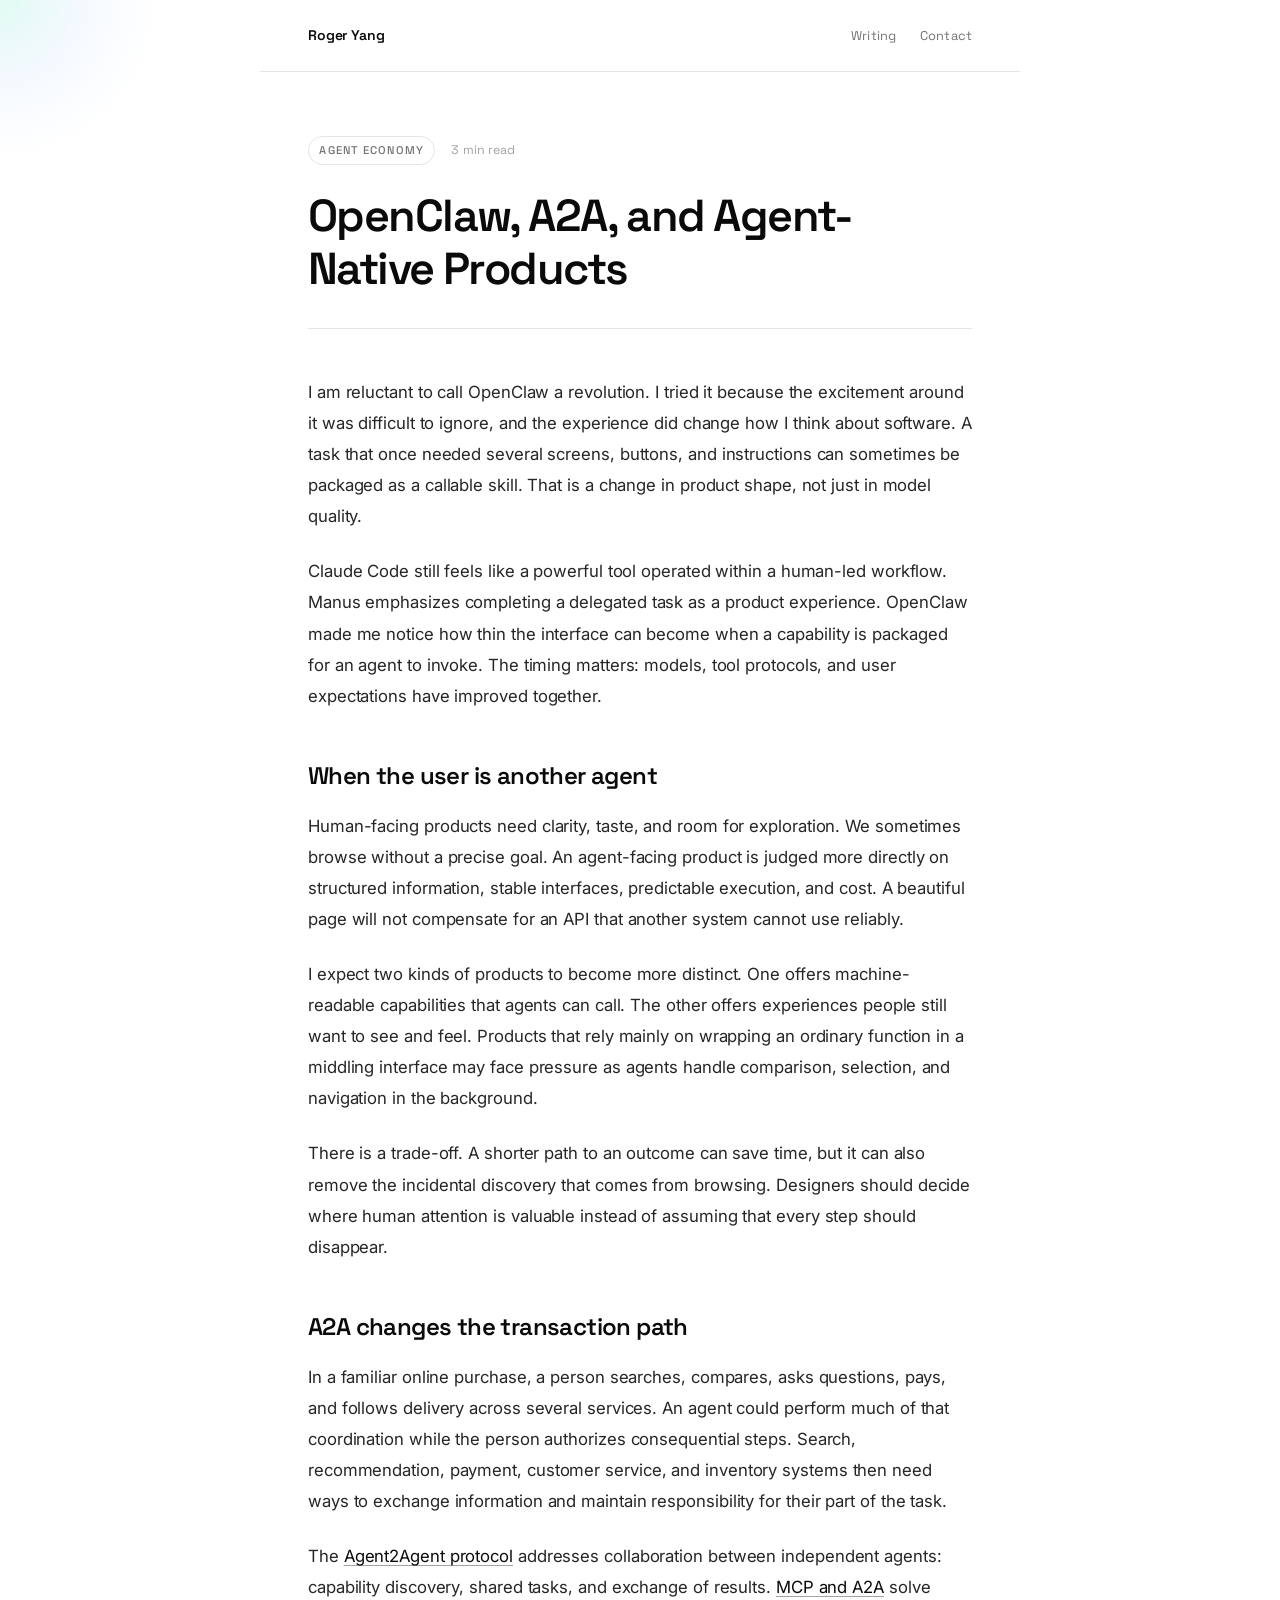
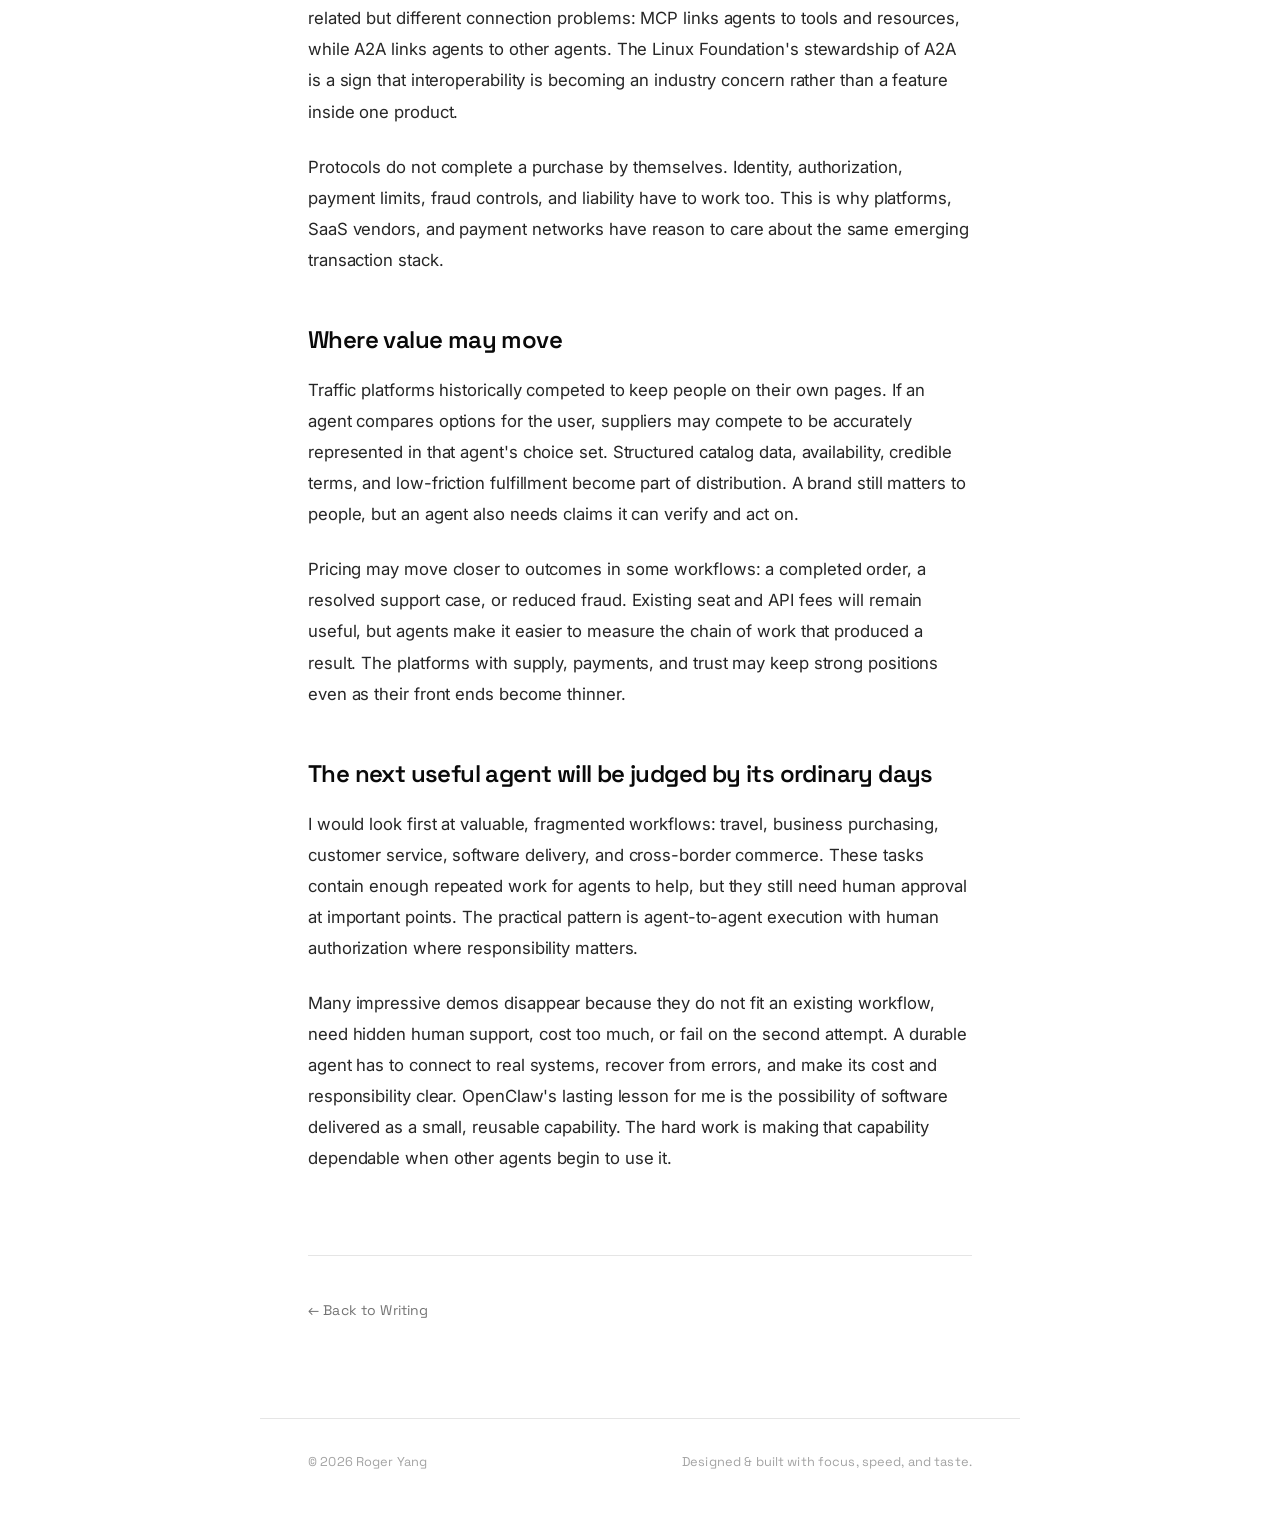
<file: writing/openclaw-a2a.html>
<!DOCTYPE html>
<html lang="en">
  <head>
    <meta charset="UTF-8" />
    <meta name="viewport" content="width=device-width, initial-scale=1.0" />
    <title>OpenClaw, A2A, and Agent-Native Products — Roger Yang</title>
    <meta name="description" content="When software becomes a callable capability, interfaces, transactions, and product economics change." />
    <link rel="preconnect" href="https://fonts.googleapis.com" />
    <link rel="preconnect" href="https://fonts.gstatic.com" crossorigin />
    <link href="https://fonts.googleapis.com/css2?family=Anton&family=Space+Grotesk:wght@300;400;500;600;700&family=Inter:wght@300;400;500&display=swap" rel="stylesheet" />
    <link rel="stylesheet" href="../styles.css?v=writing-en" />
    <link rel="stylesheet" href="../writing.css?v=writing-en" />
  </head>
  <body>
    <div class="cursor-glow" aria-hidden="true"></div>

    <header class="article-site-header">
      <a href="../index.html" class="article-back-home">Roger Yang</a>
      <nav class="article-header-nav">
        <a href="../index.html#blog">Writing</a>
        <a href="../index.html#contact">Contact</a>
      </nav>
    </header>

    <main class="article-main">
      <article>
        <div class="article-meta-top">
          <span class="article-tag-badge">Agent Economy</span>
          <span class="article-reading-time">3 min read</span>
        </div>
        <h1 class="article-title">OpenClaw, A2A, and Agent-Native Products</h1>
        <div class="article-body">
<p>I am reluctant to call OpenClaw a revolution. I tried it because the excitement around it was difficult to ignore, and the experience did change how I think about software. A task that once needed several screens, buttons, and instructions can sometimes be packaged as a callable skill. That is a change in product shape, not just in model quality.</p>
<p>Claude Code still feels like a powerful tool operated within a human-led workflow. Manus emphasizes completing a delegated task as a product experience. OpenClaw made me notice how thin the interface can become when a capability is packaged for an agent to invoke. The timing matters: models, tool protocols, and user expectations have improved together.</p>
<h2 class="article-h2">When the user is another agent</h2>
<p>Human-facing products need clarity, taste, and room for exploration. We sometimes browse without a precise goal. An agent-facing product is judged more directly on structured information, stable interfaces, predictable execution, and cost. A beautiful page will not compensate for an API that another system cannot use reliably.</p>
<p>I expect two kinds of products to become more distinct. One offers machine-readable capabilities that agents can call. The other offers experiences people still want to see and feel. Products that rely mainly on wrapping an ordinary function in a middling interface may face pressure as agents handle comparison, selection, and navigation in the background.</p>
<p>There is a trade-off. A shorter path to an outcome can save time, but it can also remove the incidental discovery that comes from browsing. Designers should decide where human attention is valuable instead of assuming that every step should disappear.</p>
<h2 class="article-h2">A2A changes the transaction path</h2>
<p>In a familiar online purchase, a person searches, compares, asks questions, pays, and follows delivery across several services. An agent could perform much of that coordination while the person authorizes consequential steps. Search, recommendation, payment, customer service, and inventory systems then need ways to exchange information and maintain responsibility for their part of the task.</p>
<p>The <a href="https://a2aproject.github.io/A2A/latest/specification/" target="_blank" rel="noopener noreferrer">Agent2Agent protocol</a> addresses collaboration between independent agents: capability discovery, shared tasks, and exchange of results. <a href="https://a2aproject.github.io/A2A/latest/topics/a2a-and-mcp/" target="_blank" rel="noopener noreferrer">MCP and A2A</a> solve related but different connection problems: MCP links agents to tools and resources, while A2A links agents to other agents. The Linux Foundation's stewardship of A2A is a sign that interoperability is becoming an industry concern rather than a feature inside one product.</p>
<p>Protocols do not complete a purchase by themselves. Identity, authorization, payment limits, fraud controls, and liability have to work too. This is why platforms, SaaS vendors, and payment networks have reason to care about the same emerging transaction stack.</p>
<h2 class="article-h2">Where value may move</h2>
<p>Traffic platforms historically competed to keep people on their own pages. If an agent compares options for the user, suppliers may compete to be accurately represented in that agent's choice set. Structured catalog data, availability, credible terms, and low-friction fulfillment become part of distribution. A brand still matters to people, but an agent also needs claims it can verify and act on.</p>
<p>Pricing may move closer to outcomes in some workflows: a completed order, a resolved support case, or reduced fraud. Existing seat and API fees will remain useful, but agents make it easier to measure the chain of work that produced a result. The platforms with supply, payments, and trust may keep strong positions even as their front ends become thinner.</p>
<h2 class="article-h2">The next useful agent will be judged by its ordinary days</h2>
<p>I would look first at valuable, fragmented workflows: travel, business purchasing, customer service, software delivery, and cross-border commerce. These tasks contain enough repeated work for agents to help, but they still need human approval at important points. The practical pattern is agent-to-agent execution with human authorization where responsibility matters.</p>
<p>Many impressive demos disappear because they do not fit an existing workflow, need hidden human support, cost too much, or fail on the second attempt. A durable agent has to connect to real systems, recover from errors, and make its cost and responsibility clear. OpenClaw's lasting lesson for me is the possibility of software delivered as a small, reusable capability. The hard work is making that capability dependable when other agents begin to use it.</p>
        </div>
      </article>

      <div class="article-back-section">
        <a href="../index.html#blog" class="article-back-link">← Back to Writing</a>
      </div>
    </main>

    <footer class="site-footer" style="max-width: 760px; margin: 0 auto;">
      <div class="footer-left">
        <span>© 2026 Roger Yang</span>
      </div>
      <div class="footer-right">
        <span>Designed &amp; built with focus, speed, and taste.</span>
      </div>
    </footer>

    <script>
      const glow = document.querySelector('.cursor-glow');
      if (glow && window.matchMedia('(hover: hover)').matches) {
        document.addEventListener('mousemove', e => {
          glow.style.left = e.clientX + 'px';
          glow.style.top = e.clientY + 'px';
        });
      }
    </script>
  </body>
</html>
</file>
<file: styles.css>
/* ========================================
   Roger Yang — Personal Portfolio
   Style: Minimalist, inspired by ingmarcoenen.com
   ======================================== */

:root {
  --black: #0a0a0a;
  --white: #ffffff;
  --gray-50: #fafafa;
  --gray-100: #f5f5f5;
  --gray-200: #e5e5e5;
  --gray-400: #a3a3a3;
  --gray-500: #737373;
  --gray-600: #525252;
  --gray-800: #262626;
  --font-display: "Space Grotesk", "Noto Sans SC", sans-serif;
  --font-body: "Inter", "Noto Sans SC", "PingFang SC", -apple-system, sans-serif;
  --maxw: 1200px;
  --page-pad: clamp(1.25rem, 4vw, 3rem);
}

* {
  box-sizing: border-box;
  margin: 0;
  padding: 0;
}

html {
  scroll-behavior: smooth;
  -webkit-font-smoothing: antialiased;
  -moz-osx-font-smoothing: grayscale;
}

body {
  background: var(--white);
  color: var(--black);
  font-family: var(--font-body);
  font-size: 16px;
  line-height: 1.65;
  letter-spacing: -0.01em;
  overflow-x: hidden;
}

::selection {
  background: var(--black);
  color: var(--white);
}

/* ---- Cursor Glow ---- */

.cursor-glow {
  position: fixed;
  width: 320px;
  height: 320px;
  border-radius: 50%;
  transform: translate(-50%, -50%);
  background: radial-gradient(circle, rgba(85, 230, 191, 0.18), rgba(124, 184, 255, 0.08), transparent 70%);
  pointer-events: none;
  z-index: 0;
  mix-blend-mode: multiply;
  transition: opacity 300ms ease;
}

a {
  color: inherit;
  text-decoration: none;
}

img {
  display: block;
  max-width: 100%;
  height: auto;
}

/* ---- Hero Banner ---- */

.hero-banner {
  width: 100%;
  overflow: hidden;
}

.mega-name {
  display: block;
  width: 100%;
  padding: 0;
  margin: 0;
  user-select: none;
  overflow: hidden;
  white-space: nowrap;
  font-family: "Anton", Impact, "Arial Black", sans-serif;
  font-weight: 400;
  text-transform: uppercase;
  color: var(--black);
  line-height: 0.9;
  /* Use a large font-size, then scale to fit via JS */
  font-size: 10vw;
}

.mega-letter {
  display: inline-block;
  transition: transform 400ms cubic-bezier(0.23, 1, 0.32, 1),
              opacity 400ms ease;
  cursor: default;
  position: relative;
}

.mega-letter:hover {
  transform: translateY(-8px) scaleY(1.03);
  opacity: 0.7;
}

/* ---- Hero Nav (below mega name) ---- */

.hero-nav {
  display: flex;
  justify-content: space-between;
  align-items: center;
  max-width: var(--maxw);
  margin: 0 auto;
  padding: 1.25rem var(--page-pad);
}

.hero-nav-left {
  display: flex;
  align-items: center;
  gap: 1.75rem;
}

.nav-dot {
  width: 8px;
  height: 8px;
  border-radius: 50%;
  background: var(--black);
}

.hero-nav a {
  font-family: var(--font-display);
  font-size: 0.875rem;
  color: var(--gray-500);
  letter-spacing: 0.01em;
  transition: color 200ms ease;
}

.hero-nav a:hover {
  color: var(--black);
}

.hero-nav-right {
  display: flex;
  align-items: center;
  gap: 1.5rem;
}

.nav-cta {
  font-family: var(--font-display);
  font-size: 0.875rem;
  font-weight: 500;
  color: var(--black);
  letter-spacing: 0.01em;
}

.lang-toggle {
  font-family: var(--font-display);
  font-size: 0.78rem;
  font-weight: 500;
  letter-spacing: 0.06em;
  padding: 0.3rem 0.65rem;
  border: 1.5px solid var(--black);
  border-radius: 999px;
  background: transparent;
  color: var(--black);
  cursor: pointer;
  transition: background 200ms ease, color 200ms ease;
  white-space: nowrap;
}

.lang-toggle:hover {
  background: var(--black);
  color: var(--white);
}

/* ---- Hero Intro ---- */

.hero-intro {
  max-width: var(--maxw);
  margin: 0 auto;
  padding: 3rem var(--page-pad) 4rem;
}

.hero-intro > p {
  font-family: var(--font-display);
  font-size: clamp(1.1rem, 2vw, 1.45rem);
  font-weight: 300;
  color: var(--gray-600);
  line-height: 1.55;
  max-width: 52ch;
  letter-spacing: -0.01em;
}

.hero-meta {
  display: flex;
  flex-wrap: wrap;
  gap: 3rem;
  margin-top: 2.5rem;
  padding-top: 1.5rem;
  border-top: 1px solid var(--gray-200);
}

.hero-meta-item {
  display: flex;
  flex-direction: column;
  gap: 0.25rem;
}

.hero-meta-item .label {
  font-family: var(--font-display);
  font-size: 0.72rem;
  font-weight: 500;
  text-transform: uppercase;
  letter-spacing: 0.12em;
  color: var(--gray-400);
}

.hero-meta-item span:last-child {
  font-size: 0.9rem;
  color: var(--gray-600);
  letter-spacing: -0.005em;
}

/* ---- Sections ---- */

.section {
  max-width: var(--maxw);
  margin: 0 auto;
  padding: 6rem var(--page-pad);
  border-top: 1px solid var(--gray-200);
}

.section-header {
  margin-bottom: 3rem;
}

.section-header h2 {
  font-family: var(--font-display);
  font-size: clamp(2.2rem, 4.5vw, 3.5rem);
  font-weight: 600;
  letter-spacing: -0.035em;
  line-height: 1.1;
}

.section-desc {
  margin-top: 0.75rem;
  font-size: 1rem;
  color: var(--gray-500);
  max-width: 50ch;
  letter-spacing: -0.005em;
}

/* ---- Work ---- */

.work-list {
  display: flex;
  flex-direction: column;
}

.work-item {
  display: flex;
  justify-content: space-between;
  align-items: flex-start;
  gap: 2rem;
  padding: 2rem 0;
  border-bottom: 1px solid var(--gray-200);
  transition: padding-left 300ms ease;
}

.work-item:first-child {
  border-top: 1px solid var(--gray-200);
}

.work-item:hover {
  padding-left: 1rem;
}

.work-item-info h3 {
  font-family: var(--font-display);
  font-size: 1.3rem;
  font-weight: 500;
  letter-spacing: -0.02em;
  margin-bottom: 0.5rem;
}

.work-item-info p {
  font-size: 0.9rem;
  color: var(--gray-500);
  max-width: 52ch;
  line-height: 1.65;
}

.work-item-meta {
  display: flex;
  align-items: center;
  gap: 1.5rem;
  flex-shrink: 0;
}

.tag {
  font-family: var(--font-display);
  font-size: 0.72rem;
  font-weight: 500;
  text-transform: uppercase;
  letter-spacing: 0.1em;
  color: var(--gray-400);
  white-space: nowrap;
}

.arrow {
  font-size: 1.1rem;
  transition: transform 300ms ease;
}

.work-item:hover .arrow {
  transform: translateX(4px);
}

.note-block {
  margin-top: 3rem;
  padding: 2rem;
  background: var(--gray-50);
  border-radius: 8px;
}

.note-block p {
  font-size: 0.9rem;
  color: var(--gray-600);
  line-height: 1.7;
}

.note-block p + p {
  margin-top: 0.75rem;
}

/* ---- About ---- */

.about-content {
  display: grid;
  grid-template-columns: 1fr 1.6fr;
  gap: 3rem;
  align-items: start;
}

.about-portrait {
  border-radius: 6px;
  overflow: hidden;
}

.about-portrait img {
  width: 100%;
  aspect-ratio: 3 / 4;
  object-fit: cover;
}

.about-text > p {
  font-size: 1rem;
  color: var(--gray-600);
  line-height: 1.75;
  margin-bottom: 2.5rem;
}

.capabilities {
  display: flex;
  flex-direction: column;
  gap: 1.75rem;
}

.capability h4 {
  font-family: var(--font-display);
  font-size: 1rem;
  font-weight: 500;
  letter-spacing: -0.01em;
  margin-bottom: 0.35rem;
}

.capability p {
  font-size: 0.875rem;
  color: var(--gray-500);
  line-height: 1.65;
}

.belief-quote {
  font-family: var(--font-display);
  font-size: 1.35rem;
  font-weight: 500;
  letter-spacing: -0.02em;
  margin-top: 2rem;
  margin-bottom: 0.75rem;
}

.about-text .belief-quote + p {
  font-size: 0.9rem;
  color: var(--gray-500);
  line-height: 1.7;
}

/* ---- Gallery ---- */

.gallery-grid {
  display: grid;
  grid-template-columns: repeat(4, 1fr);
  gap: 0.5rem;
}

.gallery-item {
  margin: 0;
  overflow: hidden;
  border-radius: 4px;
  cursor: zoom-in;
}

.gallery-item img {
  width: 100%;
  height: 100%;
  object-fit: cover;
  transition: transform 500ms ease;
}

.gallery-item:hover img {
  transform: scale(1.03);
}

.gallery-item.vertical {
  aspect-ratio: 3 / 4;
}

.gallery-item.horizontal {
  grid-column: span 2;
  aspect-ratio: 16 / 9;
}

.film-row {
  margin-top: 3rem;
}

.film-row h3 {
  font-family: var(--font-display);
  font-size: 0.8rem;
  font-weight: 500;
  text-transform: uppercase;
  letter-spacing: 0.12em;
  color: var(--gray-400);
  margin-bottom: 1.25rem;
}

.film-list {
  display: grid;
  grid-template-columns: repeat(3, 1fr);
  gap: 0.5rem;
}

.film-card {
  margin: 0;
  position: relative;
  overflow: hidden;
  border-radius: 4px;
  aspect-ratio: 3 / 4;
  cursor: zoom-in;
}

.film-card img {
  width: 100%;
  height: 100%;
  object-fit: cover;
  transition: transform 500ms ease;
}

.film-card:hover img {
  transform: scale(1.03);
}

.film-card figcaption {
  position: absolute;
  bottom: 0;
  left: 0;
  right: 0;
  padding: 3rem 1rem 1rem;
  background: linear-gradient(transparent, rgba(0, 0, 0, 0.7));
  display: flex;
  align-items: baseline;
  gap: 0.5rem;
  color: var(--white);
  font-size: 0.85rem;
}

.film-rank {
  font-size: 0.7rem;
  opacity: 0.6;
  letter-spacing: 0.05em;
}

/* ---- Journey / Timeline ---- */

.timeline {
  display: flex;
  flex-direction: column;
}

.timeline-entry {
  display: grid;
  grid-template-columns: 180px 1fr;
  gap: 2rem;
  padding: 2rem 0;
  border-bottom: 1px solid var(--gray-200);
}

.timeline-entry:first-child {
  border-top: 1px solid var(--gray-200);
}

.timeline-date {
  font-family: var(--font-display);
  font-size: 0.78rem;
  font-weight: 400;
  color: var(--gray-400);
  letter-spacing: 0.03em;
  padding-top: 0.15rem;
}

.timeline-body h4 {
  font-family: var(--font-display);
  font-size: 1.05rem;
  font-weight: 500;
  letter-spacing: -0.01em;
  margin-bottom: 0.5rem;
}

.timeline-role {
  font-weight: 400;
  color: var(--gray-500);
}

.timeline-body p {
  font-size: 0.875rem;
  color: var(--gray-500);
  line-height: 1.7;
}

/* ---- Blog ---- */

.blog-list {
  display: flex;
  flex-direction: column;
}

.blog-item {
  display: grid;
  grid-template-columns: 1fr auto;
  align-items: start;
  gap: 1.5rem 3rem;
  padding: 2.25rem 0;
  border-bottom: 1px solid var(--gray-200);
  text-decoration: none;
  transition: padding-left 300ms ease;
  position: relative;
}

.blog-item:first-child {
  border-top: 1px solid var(--gray-200);
}

.blog-item:hover {
  padding-left: 1rem;
}

.blog-item:hover .arrow {
  transform: translateX(4px);
}

/* Left column: full-width info block */
.blog-item-info {
  display: flex;
  flex-direction: column;
  gap: 0.6rem;
  min-width: 0;
}

.blog-item-header {
  display: flex;
  align-items: center;
  gap: 0.75rem;
}

.blog-item-info h3 {
  font-family: var(--font-display);
  font-size: 1.2rem;
  font-weight: 500;
  letter-spacing: -0.025em;
  line-height: 1.35;
  color: var(--black);
  transition: opacity 200ms ease;
}

.blog-item:hover .blog-item-info h3 {
  opacity: 0.75;
}

.blog-item-info p {
  font-size: 0.875rem;
  color: var(--gray-500);
  line-height: 1.7;
  max-width: 66ch;
}

.blog-item-footer {
  display: flex;
  align-items: center;
  gap: 0.75rem;
  margin-top: 0.15rem;
}

.blog-tag {
  font-family: var(--font-display);
  font-size: 0.68rem;
  font-weight: 500;
  text-transform: uppercase;
  letter-spacing: 0.09em;
  color: var(--gray-500);
  background: var(--gray-100);
  padding: 0.2rem 0.55rem;
  border-radius: 999px;
  white-space: nowrap;
}

.blog-read-time {
  font-family: var(--font-display);
  font-size: 0.78rem;
  color: var(--gray-400);
  letter-spacing: 0.01em;
}

/* Right column: arrow */
.blog-item-arrow {
  display: flex;
  align-items: flex-start;
  padding-top: 0.2rem;
  color: var(--gray-400);
  font-size: 1rem;
  transition: transform 300ms ease, color 200ms ease;
}

.blog-item:hover .blog-item-arrow {
  transform: translateX(4px);
  color: var(--black);
}

@media (max-width: 768px) {
  .blog-item {
    grid-template-columns: 1fr;
    gap: 0.75rem;
  }

  .blog-item-arrow {
    display: none;
  }
}

/* ---- Contact ---- */

.contact-list { border-top: 1px solid var(--gray-200); }
.contact-card {
  display: grid;
  grid-template-columns: 34px minmax(110px, 145px) minmax(0, 1fr) auto;
  align-items: center;
  gap: 1.25rem;
  width: 100%;
  min-height: 90px;
  padding: 1.15rem 0;
  border: 0;
  border-bottom: 1px solid var(--gray-200);
  background: transparent;
  color: var(--black);
  font: inherit;
  text-align: left;
  text-decoration: none;
  cursor: pointer;
  transition: color 180ms ease, padding-left 180ms ease;
}
.contact-card:hover { color: #2c6244; padding-left: .45rem; }
.contact-card:focus-visible { outline: 2px solid #32684d; outline-offset: -2px; }
.contact-icon { display: grid; place-items: center; width: 30px; height: 30px; color: #40634d; }
.contact-icon img, .contact-icon svg { display: block; width: 23px; height: 23px; object-fit: contain; }
.contact-icon img[src$="xiaohongshu.svg"] { width: 29px; height: 29px; }
.contact-icon img[src$="zerore.png"] { width: 27px; height: 27px; }
.contact-label { color: var(--gray-400); font-size: .68rem; font-weight: 500; letter-spacing: .12em; text-transform: uppercase; }
.contact-value { min-width: 0; overflow-wrap: anywhere; font-family: var(--font-display); font-size: clamp(1rem, 1.7vw, 1.3rem); line-height: 1.4; letter-spacing: -.02em; }
.contact-arrow, .contact-copy-hint { color: #718879; font-size: .88rem; white-space: nowrap; }
.contact-status { min-height: 1.4em; margin-top: .75rem; color: #456852; font-size: .73rem; }
@media (max-width: 600px) {
  .contact-card { grid-template-columns: 30px minmax(0, 1fr) auto; column-gap: .85rem; row-gap: .2rem; min-height: 76px; }
  .contact-icon { grid-column: 1; grid-row: 1 / span 2; }
  .contact-label { grid-column: 2; grid-row: 1; font-size: .59rem; }
  .contact-value { grid-column: 2; grid-row: 2; font-size: .95rem; }
  .contact-arrow, .contact-copy-hint { grid-column: 3; grid-row: 1 / span 2; font-size: .72rem; }
}
@media (prefers-reduced-motion: reduce) { .contact-card { transition: none; } .contact-card:hover { padding-left: 0; } }

/* ---- Footer ---- */

.site-footer {
  max-width: var(--maxw);
  margin: 0 auto;
  padding: 2rem var(--page-pad) 3rem;
  border-top: 1px solid var(--gray-200);
  display: flex;
  justify-content: space-between;
  align-items: center;
  font-family: var(--font-display);
  font-size: 0.8rem;
  letter-spacing: 0.01em;
  color: var(--gray-400);
}

/* ---- Lightbox ---- */

.lightbox {
  width: min(92vw, 1100px);
  margin: auto;
  padding: 0;
  border: none;
  border-radius: 6px;
  background: var(--white);
  overflow: hidden;
}

.lightbox::backdrop {
  background: rgba(0, 0, 0, 0.85);
}

.lightbox-image {
  width: 100%;
  max-height: 78vh;
  object-fit: contain;
  display: block;
}

.lightbox-close {
  position: absolute;
  top: 1rem;
  right: 1rem;
  width: 2.5rem;
  height: 2.5rem;
  display: grid;
  place-items: center;
  border: none;
  background: rgba(0, 0, 0, 0.5);
  color: white;
  font-size: 1.2rem;
  border-radius: 50%;
  cursor: pointer;
  z-index: 10;
  transition: background 200ms ease;
}

.lightbox-close:hover {
  background: rgba(0, 0, 0, 0.8);
}

/* ---- Reveal Animation ---- */

.reveal-up {
  opacity: 0;
  transform: translateY(24px);
  transition: opacity 600ms ease, transform 600ms ease;
}

.reveal-up.visible {
  opacity: 1;
  transform: translateY(0);
}

/* ---- Responsive ---- */

@media (max-width: 768px) {
  .cursor-glow {
    display: none;
  }

  .mega-letter {
    font-size: clamp(4rem, 19vw, 8rem);
  }

  .hero-nav {
    flex-wrap: wrap;
    gap: 0.5rem 1.5rem;
    padding: 1rem var(--page-pad);
  }

  .hero-nav-left {
    gap: 1rem;
    overflow-x: auto;
    width: 100%;
  }

  .hero-nav-right {
    width: 100%;
    justify-content: space-between;
  }

  .hero-nav a,
  .nav-cta {
    white-space: nowrap;
    font-size: 0.8rem;
  }

  .hero-intro {
    padding: 2rem var(--page-pad) 3rem;
  }

  .hero-meta {
    flex-direction: column;
    gap: 1.25rem;
  }

  .section {
    padding: 3.5rem var(--page-pad);
  }

  .about-content {
    grid-template-columns: 1fr;
  }

  .about-portrait {
    max-width: 280px;
  }

  .about-portrait img {
    aspect-ratio: 4 / 3;
  }

  .gallery-grid {
    grid-template-columns: repeat(2, 1fr);
  }

  .gallery-item.horizontal {
    grid-column: span 2;
  }

  .film-list {
    grid-template-columns: repeat(3, 1fr);
  }

  .timeline-entry {
    grid-template-columns: 1fr;
    gap: 0.5rem;
  }

  .work-item {
    flex-direction: column;
    gap: 0.75rem;
  }

  .work-item-meta {
    align-self: flex-end;
  }

  .site-footer {
    flex-direction: column;
    gap: 0.5rem;
    align-items: flex-start;
  }
}

@media (max-width: 480px) {
  .gallery-grid {
    grid-template-columns: 1fr;
  }

  .gallery-item.horizontal {
    grid-column: span 1;
  }

  .film-list {
    gap: 0.35rem;
  }
}

@media (prefers-reduced-motion: reduce) {
  html {
    scroll-behavior: auto;
  }

  .reveal-up {
    opacity: 1;
    transform: none;
    transition: none;
  }

  .gallery-item img,
  .film-card img {
    transition: none;
  }
}

/* ---- Academic portfolio additions ---- */
.section-kicker,
.research-card-label {
  display: block;
  font-family: var(--font-display);
  font-size: 0.7rem;
  font-weight: 600;
  letter-spacing: 0.16em;
  text-transform: uppercase;
  color: #527063;
}

.section-kicker { margin-bottom: 0.8rem; }
.research-section { padding-top: 5.25rem; }
.research-lead { display: grid; grid-template-columns: minmax(0, 1.7fr) minmax(180px, .75fr); gap: 3rem; padding: 2.25rem 0 3rem; border-top: 1px solid var(--gray-200); }
.research-lead > p { font-family: var(--font-display); font-size: clamp(1.25rem, 2vw, 1.75rem); line-height: 1.55; letter-spacing: -.025em; }
.research-keywords { display: flex; align-content: flex-start; align-items: flex-start; flex-wrap: wrap; gap: .45rem; }
.research-keywords span { padding: .4rem .65rem; background: #f1f5f1; border-radius: 3px; color: #365446; font-size: .72rem; line-height: 1.3; }
.research-grid { display: grid; grid-template-columns: 1fr 1fr; gap: 1rem; }
.research-card { min-width: 0; }
.research-card > img { width: 100%; aspect-ratio: 900 / 580; object-fit: cover; border-radius: 4px; }
.research-card-body { padding: 1.5rem .1rem 0; }
.research-card h3 { margin: .55rem 0 .7rem; font-family: var(--font-display); font-size: clamp(1.3rem, 2vw, 1.75rem); letter-spacing: -.03em; line-height: 1.25; }
.research-card p { color: var(--gray-600); font-size: .9rem; line-height: 1.75; }
.research-card small { display: block; margin-top: 1.35rem; color: var(--gray-500); font-size: .7rem; }
/* Compact publication entries with browsable original figures. */
.publication-stack { margin-top: 2.6rem; }
.publication-card { display: grid; grid-template-columns: minmax(0, 1.1fr) minmax(0, 1fr); gap: clamp(2rem, 5vw, 4.5rem); align-items: start; padding: 2.6rem 0; border-top: 1px solid var(--gray-200); }
.publication-card:last-child { border-bottom: 1px solid var(--gray-200); }
.publication-details { padding-top: .2rem; min-width: 0; }
.publication-meta { display: flex; align-items: center; gap: .65rem; color: var(--gray-500); font-size: .7rem; }
.publication-number { margin-right: .3rem; font-family: var(--font-display); color: #739183; font-size: 1.05rem; }
.publication-role { padding: .25rem .6rem; border-radius: 3px; background: #f2f4f2; font-weight: 500; }
.publication-role--lead { background: #eaf3ed; color: #2e6148; }
.publication-journal { margin: 1.35rem 0 .7rem; color: #426150; font-family: var(--font-display); font-size: .75rem; font-weight: 500; }
.publication-details h3 { margin: 0 0 1rem; font-family: var(--font-display); font-size: clamp(1.2rem, 1.9vw, 1.55rem); line-height: 1.35; letter-spacing: -.03em; }
.publication-summary { color: var(--gray-600); font-size: .84rem; line-height: 1.8; }
.publication-tags { display: flex; flex-wrap: wrap; gap: .45rem; margin: 1rem 0 1.25rem; }
.publication-tags span { padding: .25rem .55rem; background: #f3f5f3; border-radius: 4px; font-size: .65rem; color: #546459; }
.publication-paper-link { display: inline-flex; align-items: center; gap: 1.1rem; font-size: .77rem; font-weight: 500; border-bottom: 1px solid #a7b7ad; padding-bottom: .2rem; }
.publication-paper-link:hover { color: #32684d; border-color: #32684d; }
.paper-gallery { min-width: 0; scroll-margin-top: 1.5rem; }
.paper-gallery-header { display: flex; justify-content: space-between; align-items: center; gap: 1rem; margin: 0 0 1rem; color: #718276; font-size: .57rem; font-weight: 600; letter-spacing: .14em; }
.paper-gallery-count { white-space: nowrap; font-variant-numeric: tabular-nums; letter-spacing: .06em; }
.paper-slide { margin: 0; }
.paper-slide[hidden] { display: none; }
.publication-image { display: flex; align-items: center; justify-content: center; height: 285px; overflow: hidden; cursor: zoom-in; }
.publication-image img { width: 100%; height: 100%; object-fit: contain; }
.paper-slide figcaption { min-height: 65px; padding: .8rem 0 .4rem; font-size: .69rem; line-height: 1.6; color: #718075; }
.paper-slide figcaption strong { display: block; margin-bottom: .2rem; color: #344c3d; font-size: .73rem; font-weight: 500; }
.paper-gallery-nav { display: flex; flex-wrap: wrap; gap: .25rem 1.15rem; margin-top: .3rem; }
.paper-gallery-nav[hidden] { display: none; }
.paper-thumb { min-width: 0; padding: .35rem 0; background: transparent; color: #7a887f; border: 0; border-bottom: 1px solid transparent; cursor: pointer; font: inherit; text-align: left; transition: color 180ms ease, border-color 180ms ease; }
.paper-thumb span { display: block; font-size: .68rem; line-height: 1.45; }
.paper-thumb[aria-pressed="true"] { border-color: #426b50; color: #294b35; }
.paper-thumb:hover { color: #294b35; }
.publication-credit { margin: .8rem 0 0; color: #859087; font-size: .58rem; line-height: 1.6; }
.publication-credit a { text-decoration: underline; text-underline-offset: 2px; }
.publication-image:focus-visible, .paper-thumb:focus-visible, .publication-paper-link:focus-visible { outline: 2px solid #32684d; outline-offset: 3px; }
@media (max-width: 850px) {
  .publication-card { gap: 2rem; grid-template-columns: minmax(0, 1fr) minmax(0, 1fr); }
  .publication-image { height: 245px; }
}
@media (max-width: 700px) {
  .publication-card { grid-template-columns: 1fr; gap: 1.4rem; padding: 2rem 0; }
  .publication-details h3 { font-size: 1.3rem; }
  .publication-journal { margin-top: 1rem; }
  .publication-image { height: 230px; }
  .paper-slide figcaption { min-height: 0; padding-bottom: .85rem; }
}
@media (max-width: 380px) {
  .publication-image { height: 190px; }
  .paper-thumb span { font-size: .62rem; }
}
.perspective-section { padding-bottom: 7rem; }
.perspective-grid { display: grid; grid-template-columns: repeat(2, 1fr); column-gap: 2.25rem; row-gap: 2.5rem; }
.perspective-grid article { padding: 1.35rem .1rem 0; border-top: 1px solid var(--gray-200); }
.perspective-grid article > span { font-family: var(--font-display); color: #719083; font-size: .75rem; }
.perspective-grid h3 { font-family: var(--font-display); margin: 1.25rem 0 .8rem; font-size: 1.3rem; letter-spacing: -.03em; line-height: 1.3; }
.perspective-grid p { color: var(--gray-600); font-size: .84rem; line-height: 1.7; }
.perspective-outlook { max-width: 48rem; margin-top: 1.8rem; color: var(--gray-600); font-size: .92rem; line-height: 1.8; }

@media (max-width: 850px) {
  .hero-nav-left { flex-wrap: wrap; row-gap: .45rem; }
  .research-lead { grid-template-columns: 1fr; gap: 1.35rem; }
}
@media (max-width: 650px) {
  .research-grid, .perspective-grid { grid-template-columns: 1fr; }
  .research-grid { row-gap: 2.5rem; }
  .research-card-body { padding: 1.1rem .1rem 0; }
  .perspective-grid { row-gap: 2rem; }
}
.additional-publications { margin-top: 2rem; padding: 1.5rem 0 0; }
.additional-publications h3 { font-family: var(--font-display); font-size: .78rem; text-transform: uppercase; letter-spacing: .12em; color: var(--gray-500); margin-bottom: .9rem; }
.additional-publications p { font-size: .85rem; line-height: 1.65; padding: .55rem 0; }
.additional-publications p span { color: var(--gray-500); }
.additional-publications a { border-bottom: 1px solid currentColor; }

.lightbox-footer { display: flex; justify-content: space-between; align-items: start; gap: 1.5rem; padding: 1rem 1.25rem; border-top: 1px solid #e7ece8; }
.lightbox-caption { color: #516256; font-size: .76rem; line-height: 1.6; }
.lightbox-original { flex-shrink: 0; color: #2d5e41; font-size: .72rem; text-decoration: underline; text-underline-offset: 3px; }
@media (max-width: 480px) { .lightbox-footer { flex-direction: column; gap: .5rem; padding: .85rem; } }
</file>
<file: writing.css>
/* ========================================
   Blog / Article Page Styles
   ======================================== */

/* ---- Article Site Header ---- */

.article-site-header {
  display: flex;
  justify-content: space-between;
  align-items: center;
  max-width: 760px;
  margin: 0 auto;
  padding: 1.5rem var(--page-pad);
  border-bottom: 1px solid var(--gray-200);
}

.article-back-home {
  font-family: var(--font-display);
  font-size: 0.875rem;
  font-weight: 600;
  letter-spacing: -0.01em;
  color: var(--black);
  text-decoration: none;
}

.article-back-home:hover {
  opacity: 0.6;
}

.article-header-nav {
  display: flex;
  gap: 1.5rem;
}

.article-header-nav a {
  font-family: var(--font-display);
  font-size: 0.8rem;
  color: var(--gray-500);
  letter-spacing: 0.01em;
  text-decoration: none;
  transition: color 200ms ease;
}

.article-header-nav a:hover {
  color: var(--black);
}

/* ---- Article Main Layout ---- */

.article-main {
  max-width: 760px;
  margin: 0 auto;
  padding: 4rem var(--page-pad) 6rem;
}

/* ---- Article Meta Top ---- */

.article-meta-top {
  display: flex;
  align-items: center;
  gap: 1rem;
  margin-bottom: 1.5rem;
}

.article-tag-badge {
  font-family: var(--font-display);
  font-size: 0.7rem;
  font-weight: 500;
  text-transform: uppercase;
  letter-spacing: 0.1em;
  color: var(--gray-500);
  border: 1px solid var(--gray-200);
  padding: 0.25rem 0.65rem;
  border-radius: 999px;
}

.article-reading-time {
  font-family: var(--font-display);
  font-size: 0.78rem;
  color: var(--gray-400);
  letter-spacing: 0.01em;
}

/* ---- Article Title ---- */

.article-title {
  font-family: var(--font-display);
  font-size: clamp(1.8rem, 4vw, 2.8rem);
  font-weight: 600;
  letter-spacing: -0.035em;
  line-height: 1.2;
  color: var(--black);
  margin-bottom: 3rem;
  padding-bottom: 2rem;
  border-bottom: 1px solid var(--gray-200);
}

/* ---- Article Body ---- */

.article-body {
  font-family: var(--font-body);
  font-size: 1.05rem;
  line-height: 1.85;
  color: var(--gray-800);
  letter-spacing: -0.005em;
}

.article-body p {
  margin-bottom: 1.5rem;
}

.article-body p:last-child {
  margin-bottom: 0;
}

.article-h2 {
  font-family: var(--font-display);
  font-size: 1.5rem;
  font-weight: 600;
  letter-spacing: -0.025em;
  line-height: 1.3;
  color: var(--black);
  margin: 3rem 0 1.25rem;
}

.article-h3 {
  font-family: var(--font-display);
  font-size: 1.15rem;
  font-weight: 500;
  letter-spacing: -0.015em;
  line-height: 1.35;
  color: var(--black);
  margin: 2.5rem 0 1rem;
}

.article-h4 {
  font-family: var(--font-display);
  font-size: 1rem;
  font-weight: 500;
  letter-spacing: -0.01em;
  color: var(--black);
  margin: 2rem 0 0.75rem;
}

.article-h5 {
  font-family: var(--font-display);
  font-size: 0.9rem;
  font-weight: 500;
  text-transform: uppercase;
  letter-spacing: 0.06em;
  color: var(--gray-500);
  margin: 1.5rem 0 0.5rem;
}

.article-body strong {
  font-weight: 600;
  color: var(--black);
}

.article-body em {
  font-style: italic;
}

.article-body code {
  font-family: 'SF Mono', 'Fira Code', 'Fira Mono', monospace;
  font-size: 0.875em;
  background: var(--gray-100);
  padding: 0.15em 0.4em;
  border-radius: 4px;
  color: var(--gray-800);
}

.article-divider {
  border: none;
  border-top: 1px solid var(--gray-200);
  margin: 2.5rem 0;
}

/* ---- Article Lists ---- */

.article-list {
  margin: 0 0 1.5rem 0;
  padding-left: 1.75rem;
}

.article-list li {
  margin-bottom: 0.6rem;
  line-height: 1.75;
}

.article-list li::marker {
  color: var(--gray-400);
}

/* ---- Article Images ---- */

.article-figure {
  margin: 2rem 0;
  border-radius: 6px;
  overflow: hidden;
  background: var(--gray-100);
}

.article-figure img {
  width: 100%;
  height: auto;
  display: block;
  border-radius: 6px;
}

.article-body a {
  color: var(--black);
  text-decoration: underline;
  text-underline-offset: 3px;
  text-decoration-color: var(--gray-400);
  transition: text-decoration-color 200ms ease;
}

.article-body a:hover {
  text-decoration-color: var(--black);
}

/* ---- Back section ---- */

.article-back-section {
  margin-top: 5rem;
  padding-top: 2.5rem;
  border-top: 1px solid var(--gray-200);
}

.article-back-link {
  font-family: var(--font-display);
  font-size: 0.875rem;
  color: var(--gray-500);
  text-decoration: none;
  letter-spacing: 0.01em;
  transition: color 200ms ease;
}

.article-back-link:hover {
  color: var(--black);
}

/* ---- Responsive ---- */

@media (max-width: 768px) {
  .article-main {
    padding: 2.5rem var(--page-pad) 4rem;
  }

  .article-title {
    font-size: clamp(1.5rem, 6vw, 2rem);
    margin-bottom: 2rem;
    padding-bottom: 1.5rem;
  }

  .article-body {
    font-size: 1rem;
  }

  .article-h2 {
    font-size: 1.25rem;
  }

  .article-h3 {
    font-size: 1.05rem;
  }
}
</file>
